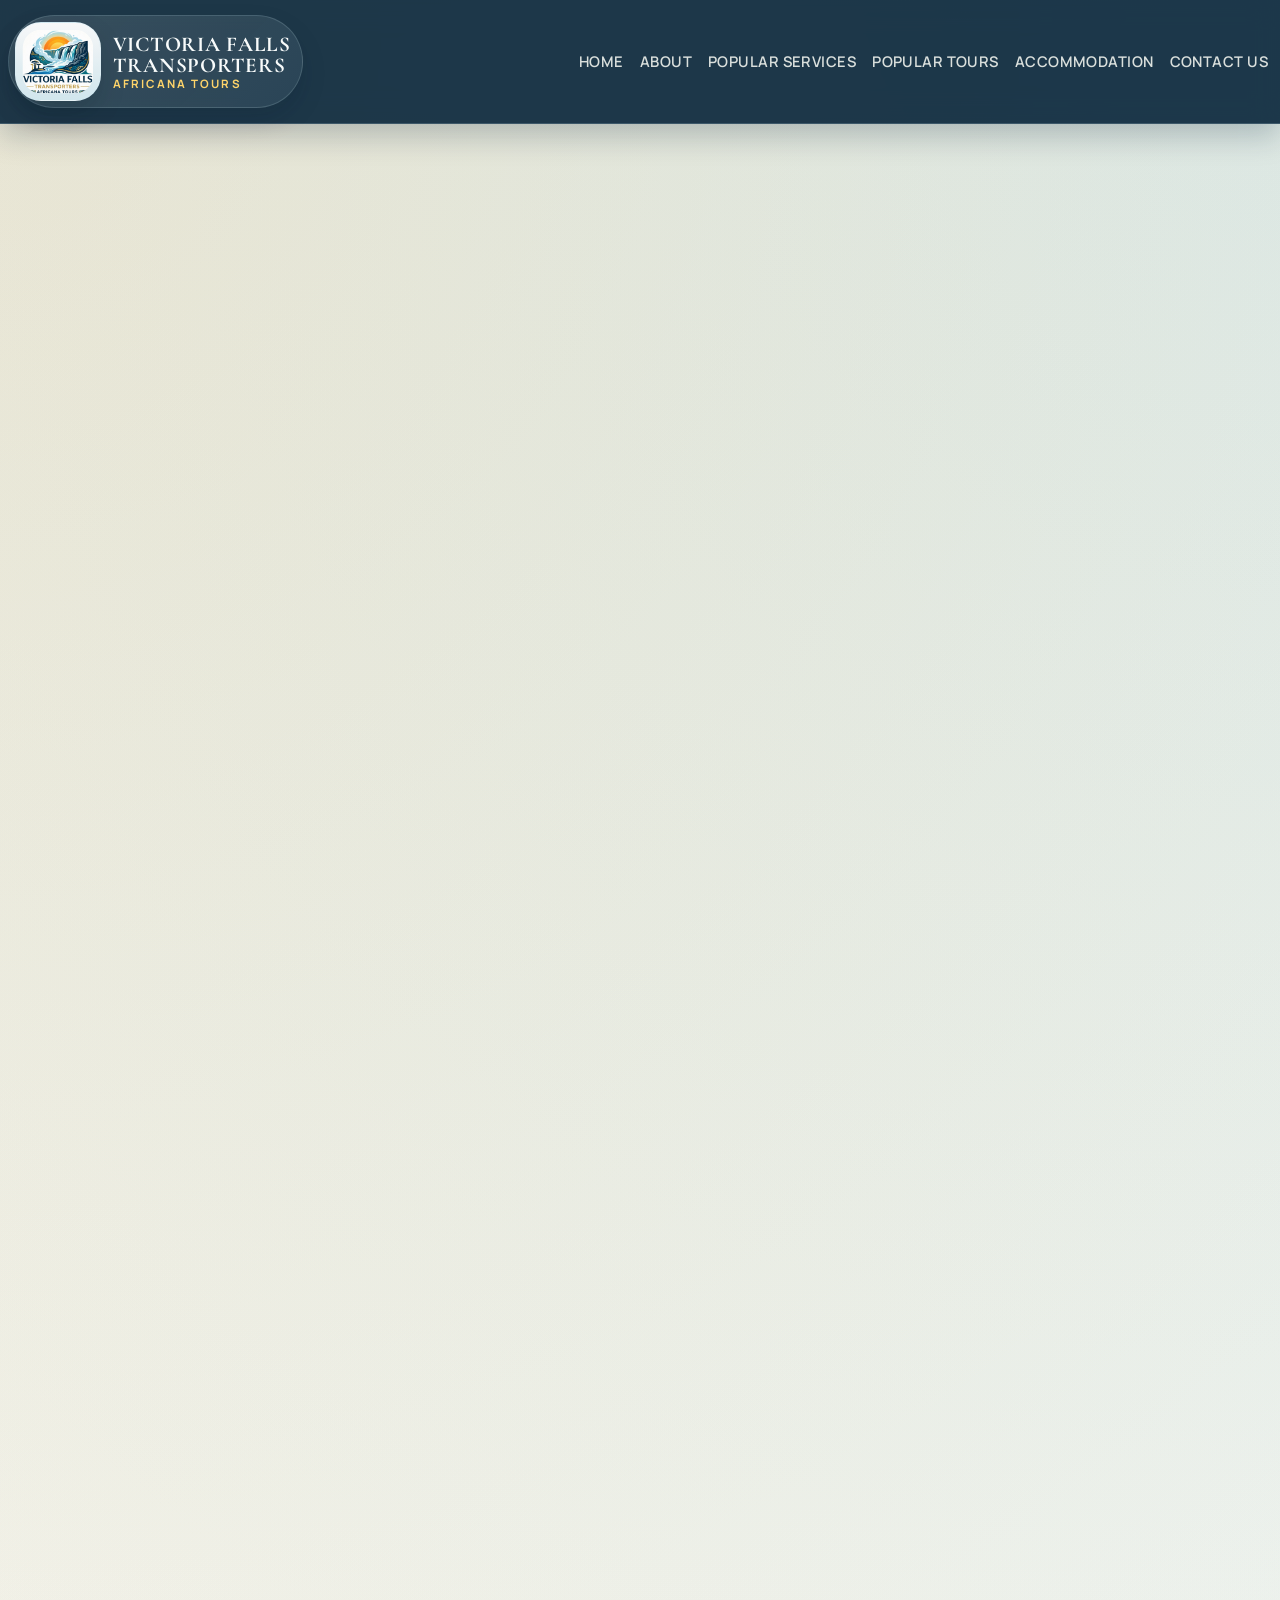
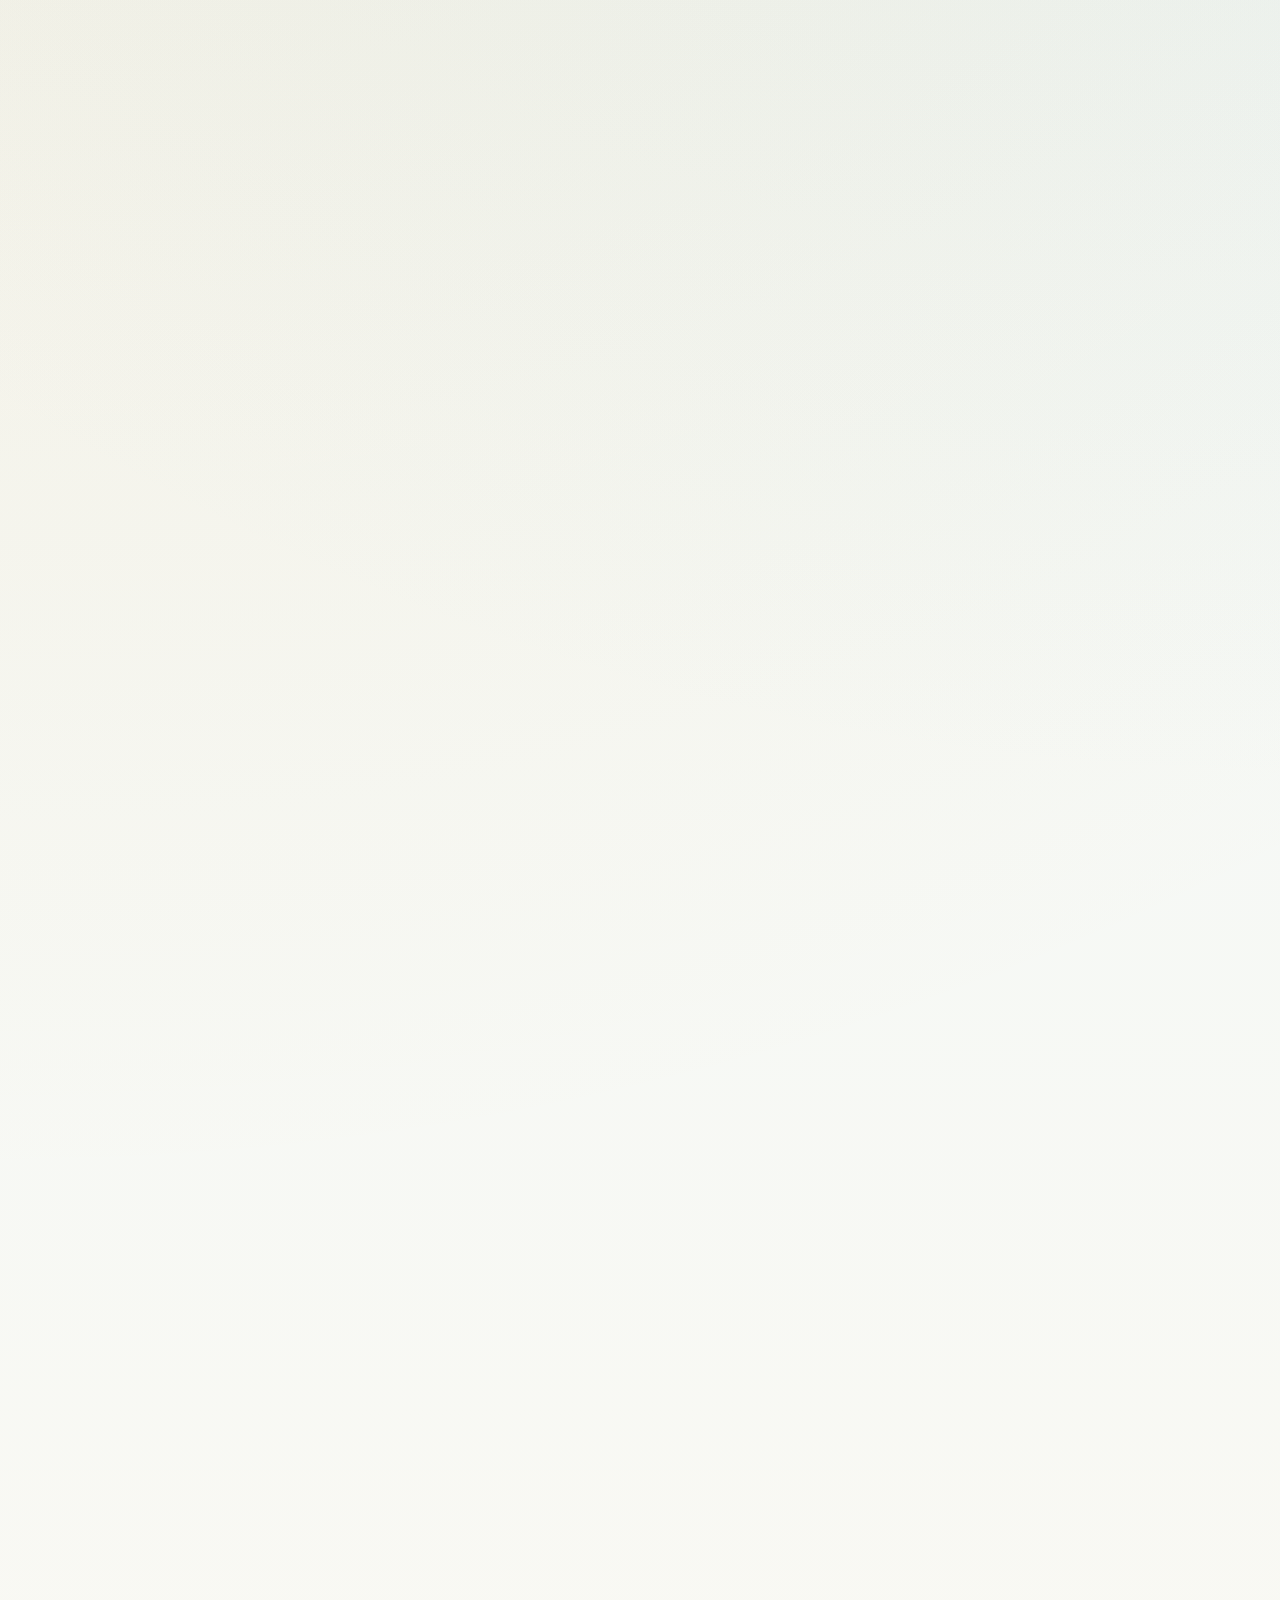
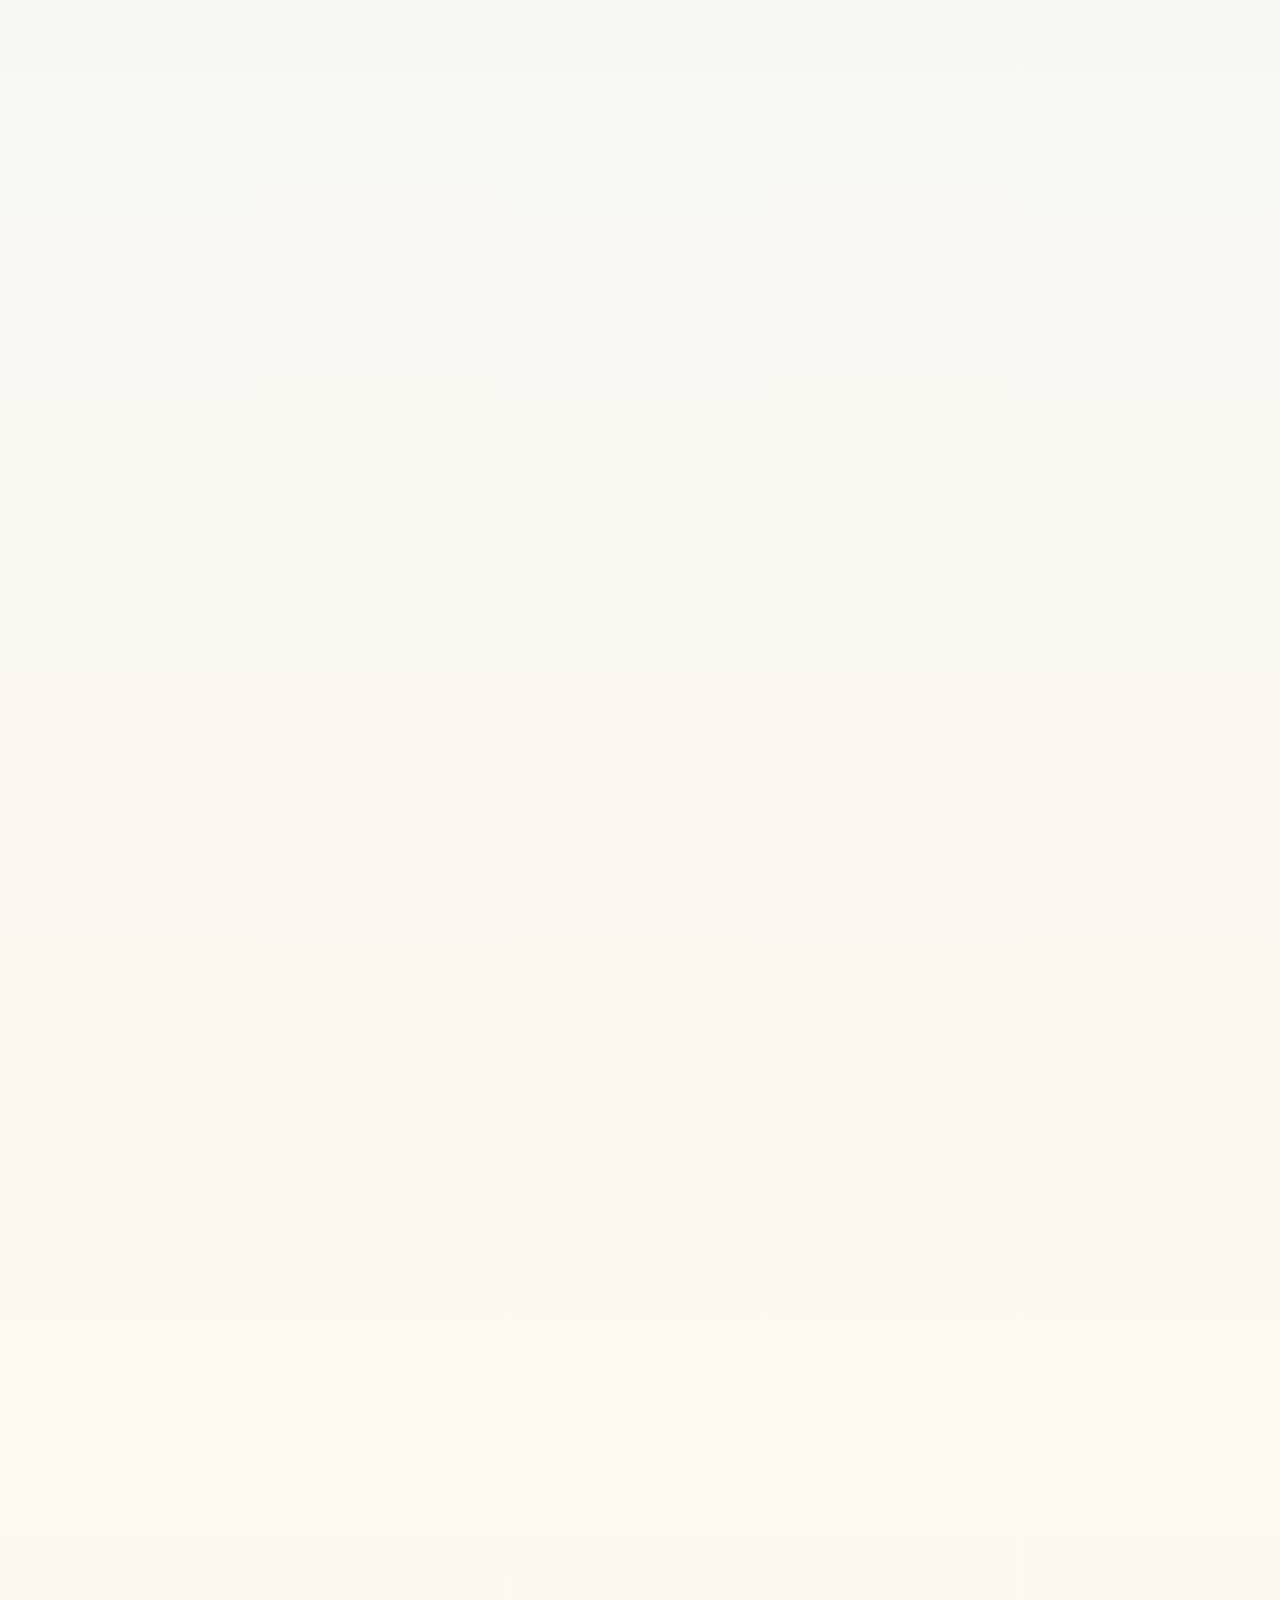
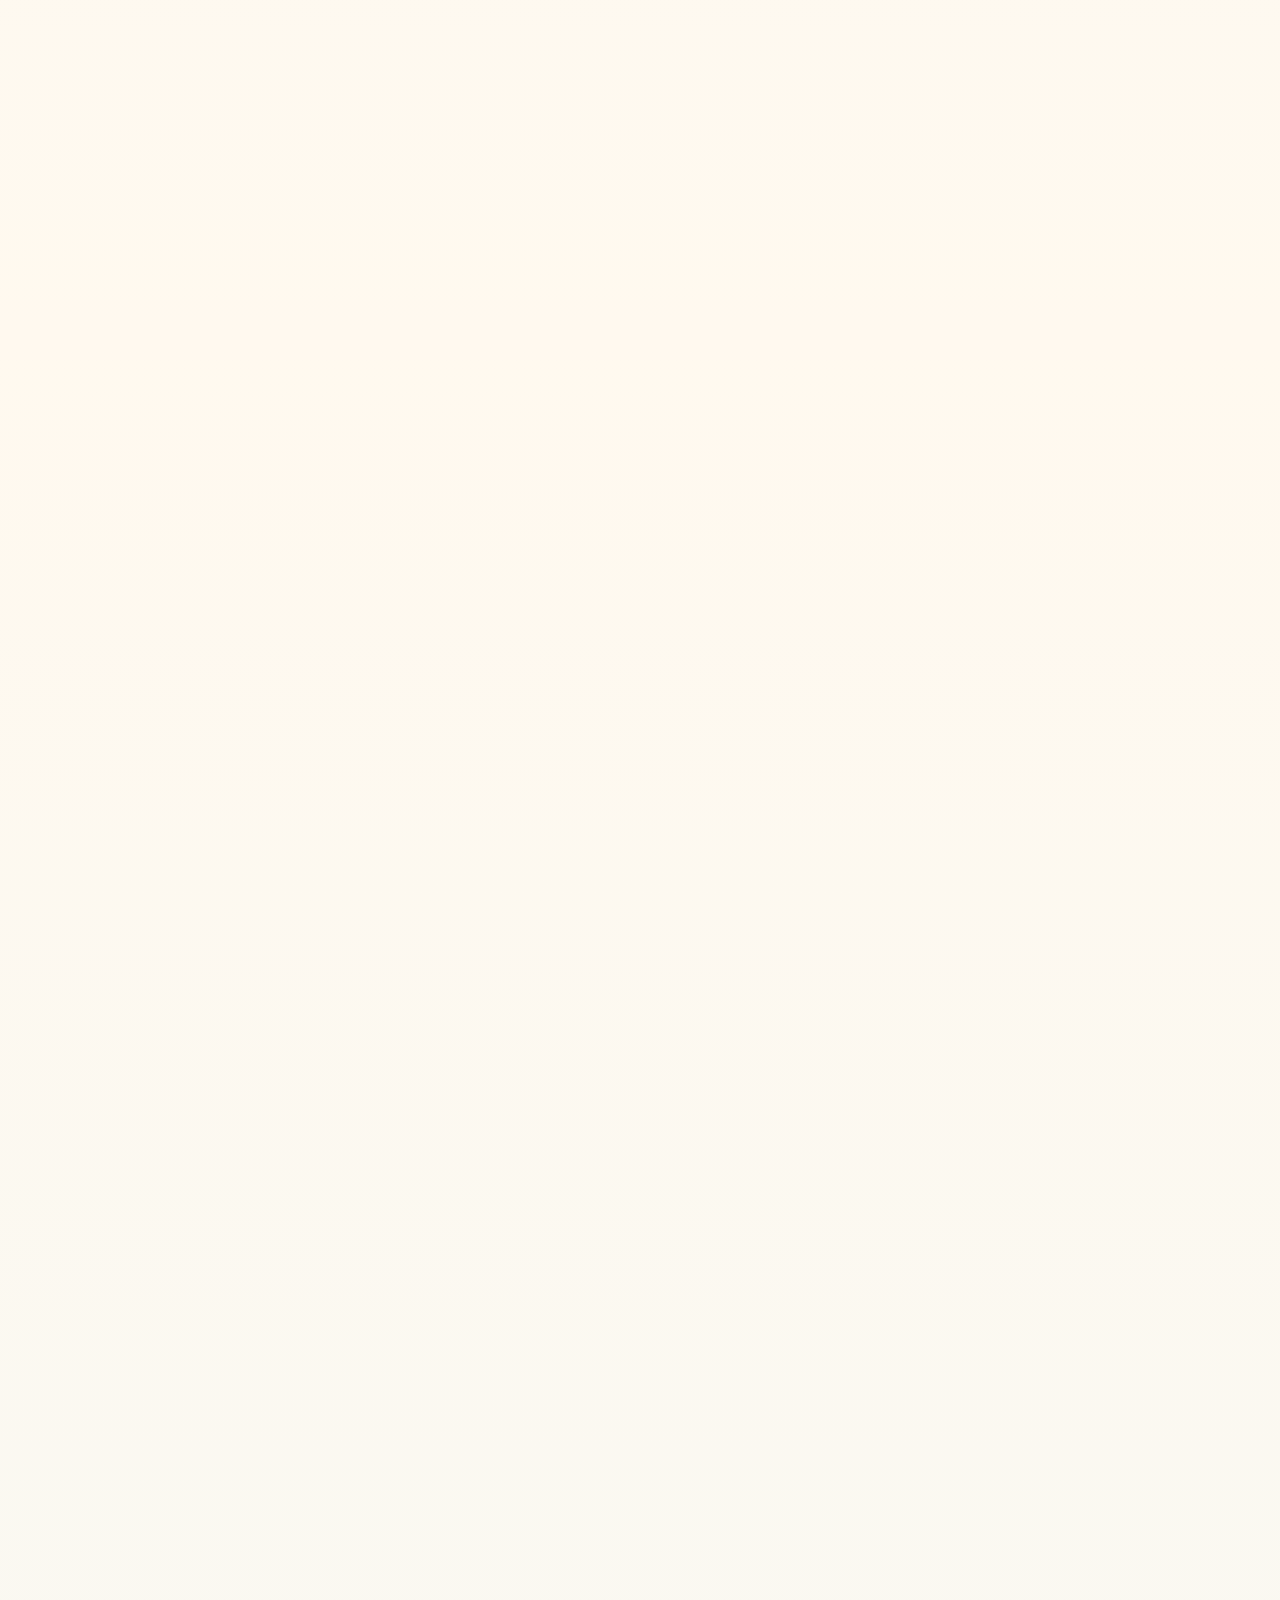
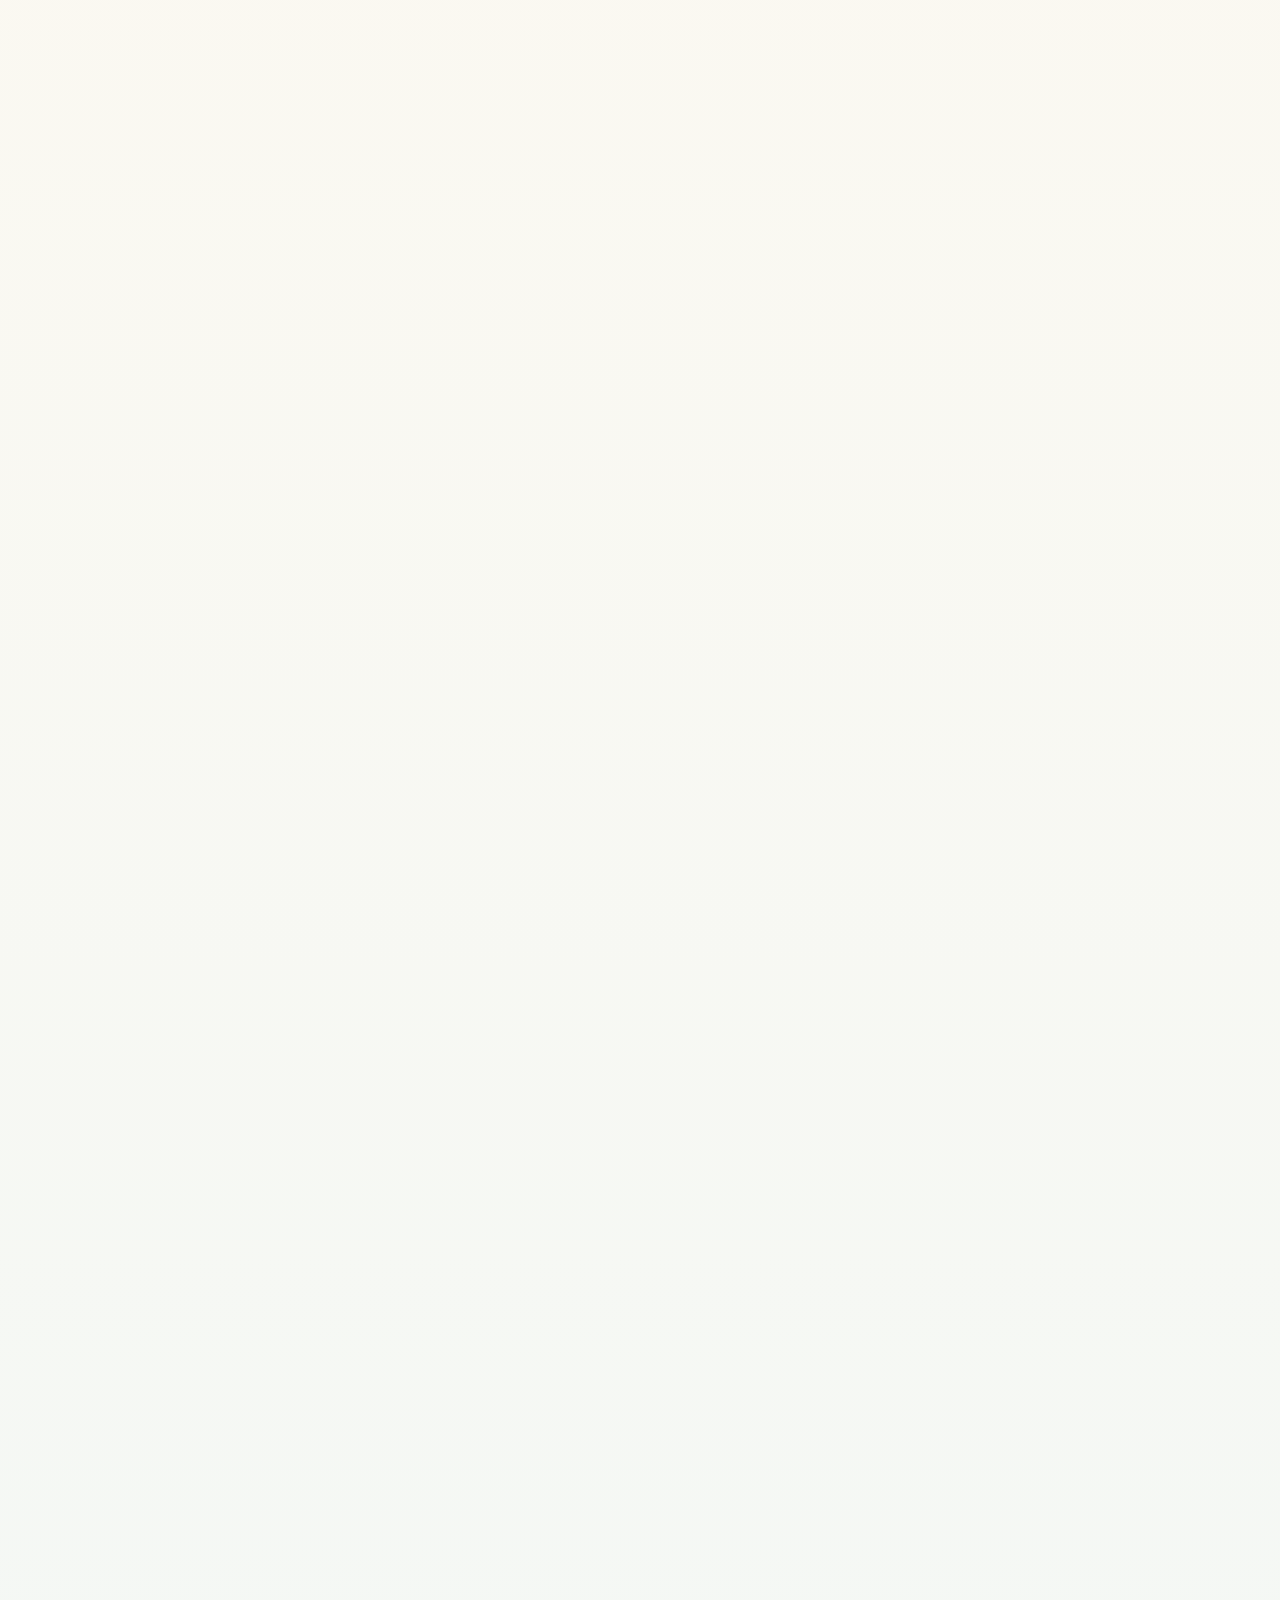
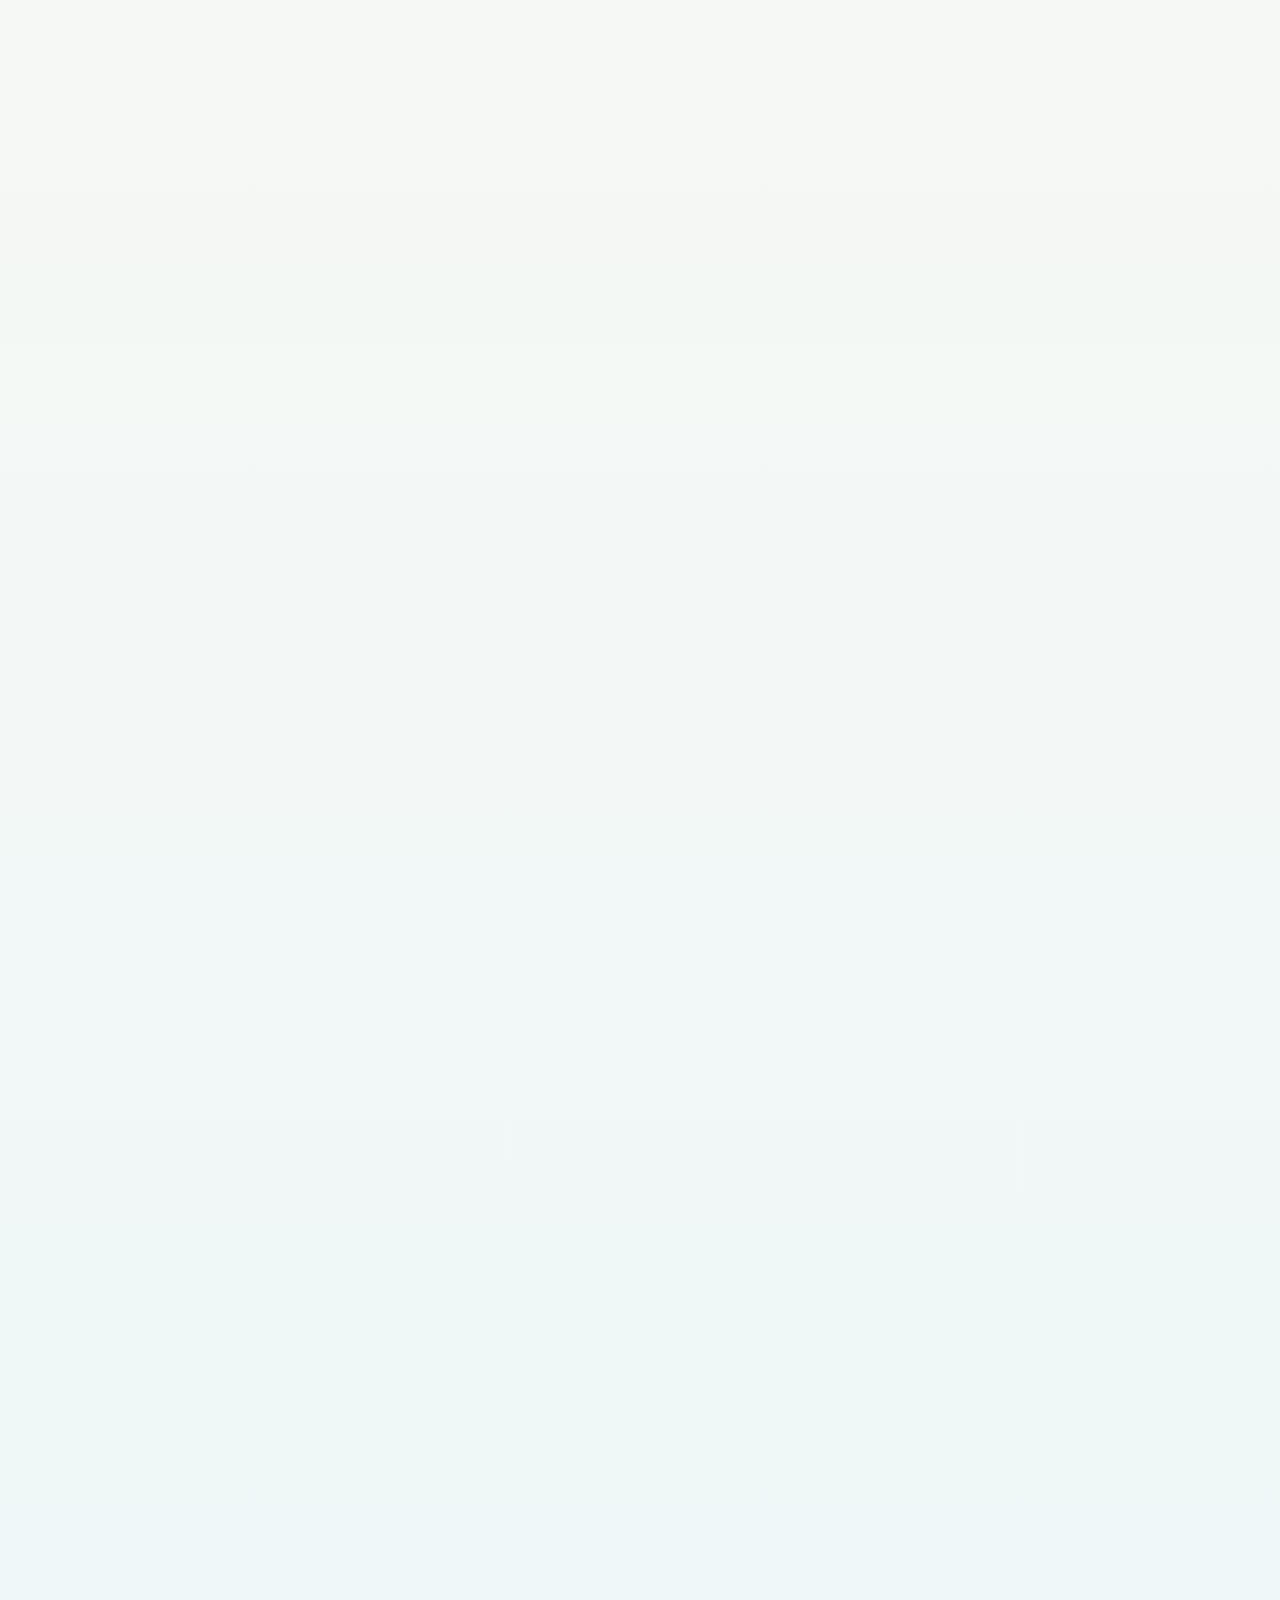
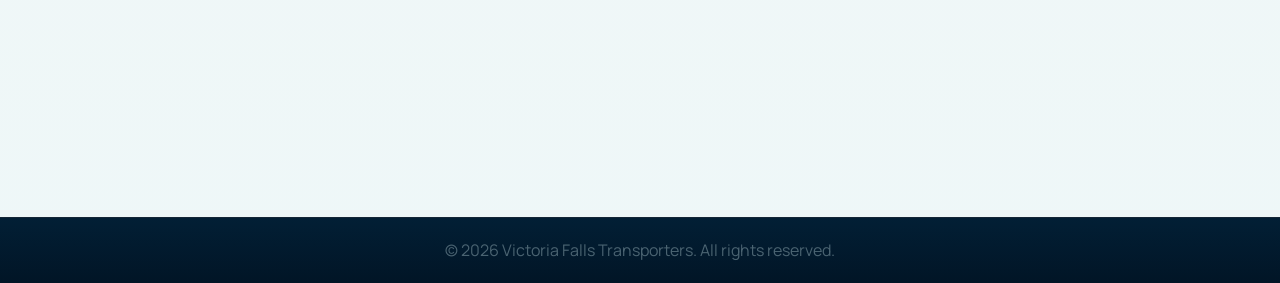
<file: Index.html>
<!DOCTYPE html>
<html lang="en">
<head>
    <meta charset="UTF-8">
    <meta name="viewport" content="width=device-width, initial-scale=1.0">
    <title>Victoria Falls Transporters - Premier Tourism Transportation</title>
    <meta name="description" content="Book reliable transport services in Victoria Falls. Airport transfers, city rides, and tour transport available online.">
    <!-- Favicon -->
<link rel="icon" type="image/png" sizes="32x32" href="/favicon.png">
<link rel="icon" type="image/png" sizes="192x192" href="/favicon.png">
<link rel="apple-touch-icon" sizes="180x180" href="/favicon.png">
<meta name="theme-color" content="#0b3d2e">

<!-- Browser tab favicon -->
<link rel="icon" href="/favicon.png" type="image/png">
<link rel="shortcut icon" href="/favicon.png" type="image/png">
<link rel="apple-touch-icon" href="/favicon.png">

<title>Victoria Falls Transporters | Online Booking</title>

<meta name="description" content="Book reliable transport services in Victoria Falls. Airport transfers, city rides, and tour transport available online.">

<meta name="keywords" content="Victoria Falls Transporters Africana Tours, shuttle booking, airport transfer Victoria Falls">

<meta name="viewport" content="width=device-width, initial-scale=1">

    <link rel="preconnect" href="https://fonts.googleapis.com">
    <link rel="preconnect" href="https://fonts.gstatic.com" crossorigin>
    <link href="https://fonts.googleapis.com/css2?family=Cormorant+Garamond:wght@500;600;700&family=Manrope:wght@400;500;600;700&display=swap" rel="stylesheet">
    <link rel="stylesheet" href="css/style.css">

    <script type="application/ld+json">
{
  "@context": "https://schema.org",
  "@type": "WebSite",
  "name": "Victoria Falls Transporters",
  "url": "https://victoriafalls-transporters.netlify.app/"
}
</script>

</head>
<body>
    <header>
        <nav>
            <div class="logo">
                <a href="#home" aria-label="Victoria Falls Transporters home">
                    <img src="images/logo.png" alt="Victoria Falls Transporters Africana Tours logo">
                    <span class="logo-text">
                        <span class="logo-title">Victoria Falls <br>Transporters</span>
                        <span class="logo-subtitle">Africana Tours</span>
                    </span>
                </a>
            </div>
            <ul>
                <li><a href="#home">Home</a></li>
                <li><a href="#about">About</a></li>
                <li><a href="#popular-services">Popular Services</a></li>
                <li><a href="#tours">Popular Tours</a></li>
                <li><a href="#accommodation">Accommodation</a></li>
                <li><a href="#contact">Contact us</a></li>
            </ul>
        </nav>
    </header>

    <section id="home" class="hero">
        <div class="hero-content">
            <h1>Embark on the Adventure of a Lifetime at Victoria Falls!</h1>
            <p>Experience the thunderous roar, breathtaking views, and unparalleled excitement with our premium transportation services that make every moment unforgettable!</p>
            <a href="service.html" class="btn">Start Your Epic Journey Now!</a>
        </div>
       
    </section>

    <section id="about" class="about">
        <div class="container">
            <h2>About Us</h2>
            <p>At Victoria Falls Transporters, we're not just a transportation company – we're your passionate guides to the most spectacular natural wonder on Earth! With years of expertise and an unwavering commitment to safety and comfort, we turn your Victoria Falls dreams into reality. Join thousands of thrilled adventurers who've discovered why we're the top choice for exploring this majestic paradise!</p>
           
        </div>
    </section>

    <section id="services" class="services">
        <div class="container">
            <h2>Our Services</h2>
            <div class="service-grid">
                <div class="service-card">
                    <h3>Airport Transfers</h3>
                    <p>Seamlessly glide from the airport to your adventure! Our professional drivers ensure a stress-free start to your Victoria Falls journey, getting you to your destination refreshed and ready for excitement!</p>
                    <img src="images/airport-transfer.png" alt="Airport Transfer Service Image">
                </div>
                <div class="service-card">
                    <h3>Tour Services</h3>
                    <p>Join the fun on our luxurious tours! Connect with fellow adventurers while comfortably exploring Victoria Falls and its surroundings – where every mile brings new wonders!</p>
                    <img src="images/tour-bus.jpg.png" alt="Tour Bus Service Image">
                </div>
                <div class="service-card">
                    <h3>Private Charters</h3>
                    <p>Elevate your experience with our exclusive private charters! Tailored just for you, these VIP transports offer the ultimate in privacy, luxury, and personalized adventure planning!</p>
                    <img src="images/private-charter.jpg.png" alt="Private Charter Service Image">
                </div>
            </div>
        </div>
    </section>

    <section id="popular-services" class="popular-services">
        <div class="container">
            <h2>Popular Services</h2>
            <div class="service-grid">
                <div class="service-card">
                    <h3>Sunset Cruise</h3>
                    <p>Our most booked adventure! Glide along the Zambezi River at dusk, witnessing breathtaking sunsets and wildlife – a romantic, unforgettable experience that's always in high demand!</p>
                    <img src="images/sunset cruise.png" alt="Sunset Cruise">
                </div>
                <div class="service-card">
                    <h3>Bungee Jumping</h3>
                    <p>Adrenaline seekers flock here! Plunge 111 meters into the abyss of the Victoria Falls gorge – the ultimate thrill that's consistently our top-booked extreme activity!</p>
                    <img src="images/bungee junping.png" alt="Bungee Jumping">
                </div>
                <div class="service-card">
                    <h3>Game Drive</h3>
                    <p>Wildlife enthusiasts' favorite! Explore Chobe National Park in our safari vehicles, spotting elephants and lions – a highly popular, immersive safari experience that's always fully booked!</p>
                    <img src="images/game drive.png" alt="Game Drive">
                </div>
                <div class="service-card">
                    <h3>Rafting</h3>
                    <p>The river's wildest ride! Navigate Class 5 rapids through the Batoka Gorge – our most thrilling and frequently booked white-water adventure that leaves adventurers craving more!</p>
                    <img src="images/rafting.png" alt="Rafting">
                </div>
                <div class="service-card">
                    <h3>Quad Biking</h3>
                    <p>One of our most exciting land adventures! Ride powerful quad bikes across rugged trails and scenic bush paths around Victoria Falls for a fast-paced experience packed with fun and dust-kicking action.</p>
                    <img src="images/quad bike.png" alt="Quad Biking">
                </div>
                <div class="service-card">
                    <h3>Zipline</h3>
                    <p>Soar high above the gorge on an unforgettable zipline ride! This crowd favorite gives you sweeping views, a rush of adrenaline, and a unique way to experience the dramatic beauty of Victoria Falls.</p>
                    <img src="images/zipline.png" alt="Zipline">
                </div>
            </div>
            <div class="service-card service-card--feature game-drive-feature" style="margin-top: 40px;">
                    <div class="game-drive-copy">
                        <h3>Game Drive Safari</h3>
                        <p>Our Game Drive is for guests who want the bush to reveal itself the way it truly does: patiently, powerfully, and on nature's own terms. Guided through wildlife areas with time to watch, listen, and track movement, you have a real chance to encounter elephants, lions, cheetahs, antelope, and other remarkable animals in their natural habitat. No honest safari can promise the same sighting on every outing, but that is exactly what makes this experience so compelling; every fresh track, distant call, and sudden appearance feels authentic, unforgettable, and deeply connected to the wild landscape around Victoria Falls.</p>
                    </div>
                    <div class="game-drive-gallery" aria-label="Wildlife highlights from a game drive safari">
                        <img src="images/elephants.png" alt="Elephants during a game drive safari">
                        <img src="images/lion.png" alt="Lion during a game drive safari">
                        <img src="images/cheetah.png" alt="Cheetah during a game drive safari">
                    </div>
                </div>
            <div class="book-services">
                <a href="service.html" class="btn">Book Services</a>
            </div>
        </div>
    </section>

    <section id="tours" class="tours">
        <div class="container">
            <h2>Popular Tours</h2>
            <div class="tour-grid">
                <div class="tour-card">
                    <h3>Victoria Falls Adventure</h3>
                    <p>Dive into the heart-pounding thrill of the world's largest waterfall! Feel the mist on your skin, hear the earth-shaking roar, and witness nature's most spectacular show – an adventure that will forever change how you see the world!</p>
                    <img src="images/victoria-falls-tour.png" alt="Victoria Falls Tour Image">
                </div>
                <div class="tour-card">
                    <h3>Wildlife Safari</h3>
                    <p>Thrill in the wild embrace of Africa's untamed beauty! Encounter majestic elephants, graceful giraffes, and powerful lions in their natural habitat – a safari experience that awakens your sense of wonder and connects you to the raw power of nature!</p>
                    <img src="images/wildlife-safari.png" alt="Wildlife Safari Tour Image">
                </div>
                <div class="tour-card">
                    <h3>Cultural Experiences</h3>
                    <p>Immerse your soul in the vibrant heartbeat of local traditions! Discover ancient customs, savor authentic flavors, and connect with warm-hearted communities – a cultural journey that enriches your spirit and broadens your horizons!</p>
                    <img src="images/cultural-experience.png" alt="Cultural Experience Tour Image">
                </div>
            </div>
        </div>
    </section>

    <section id="memories" class="gallery">
        <div class="container">
            <h2>Memories to Expect</h2>
            <div class="memories-layout">
                <div class="memories-copy">
                    <h3>More than a trip, this is a collection of moments you will carry home.</h3>
                    <p>From the first glimpse of the mist rising over Victoria Falls to the laughter shared on the road, every tour is designed to leave you with stories worth retelling. These are the kind of memories that stay vivid long after the journey ends.</p>
                    <p>Expect heart-racing adventure, peaceful scenic pauses, and beautiful surprises around every corner. Whether you are chasing the thrill of the gorge or soaking in the magic of an African sunset, each experience invites curiosity, wonder, and a deeper connection to the destination.</p>
                    <div class="memories-highlights">
                        <p>Feel the excitement of discovering something extraordinary.</p>
                        <p>Capture breathtaking views, bold adventures, and unforgettable smiles.</p>
                        <p>Leave with moments that inspire you to return for even more.</p>
                    </div>
                </div>
                <div class="memories-images">
                    <div class="memory-card">
                        <img src="images/memory 1.png" alt="Travel memories near Victoria Falls">
                    </div>
                    <div class="memory-card">
                        <img src="images/memory 2.png" alt="Adventure memories from a Victoria Falls tour">
                    </div>
                    <div class="memory-card">
                        <img src="images/memory 3.png" alt="Scenic tour memories created at Victoria Falls">
                    </div>
                    <div class="memory-card">
                        <img src="images/memory 4.png" alt="Unforgettable moments captured during a Victoria Falls experience">
                    </div>
                </div>
            </div>
        </div>
    </section>

    <section id="accommodation" class="accommodation">
        <div class="container">
            <div class="section-heading centered">
                <p class="eyebrow">Accommodation</p>
                <h2>Stay in comfort after every unforgettable adventure.</h2>
            </div>
            <div class="accommodation-intro">
                <p>Choose from our ready-to-enquire room collection, from easy and elegant stays to the highest level of private luxury. Each room option is ideal for guests who want comfort, style, and a smooth Victoria Falls experience from arrival to checkout.</p>
                <a href="accommodation-enquiry.html" class="btn">Plan Your Stay</a>
            </div>
            <div class="room-grid">
                <article class="room-card">
                    <div class="room-image-wrap">
                        <img src="images/standard room.png" alt="Standard room accommodation">
                        <span class="room-badge">Best for relaxed essentials</span>
                    </div>
                    <div class="room-content">
                        <h3>Standard Room</h3>
                        <p>A warm, welcoming room for solo travellers and couples who want a clean, comfortable base close to the action. It is simple, restful, and ideal for short to mid-length stays.</p>
                        <ul class="room-features">
                            <li>Comfortable sleeping space with modern finishes</li>
                            <li>Private bathroom and daily housekeeping</li>
                            <li>Perfect for practical, value-focused travellers</li>
                        </ul>
                        <a href="accommodation-enquiry.html?room=Standard%20Room" class="btn room-btn">Enquire About Room</a>
                    </div>
                </article>
                <article class="room-card">
                    <div class="room-image-wrap">
                        <img src="images/deluxe room.png" alt="Deluxe room accommodation">
                        <span class="room-badge">Extra space and style</span>
                    </div>
                    <div class="room-content">
                        <h3>Deluxe Room</h3>
                        <p>Designed for guests who want more room to unwind, the Deluxe Room adds a touch of elegance and upgraded comfort to your stay while keeping everything effortless and inviting.</p>
                        <ul class="room-features">
                            <li>Enhanced interior space for a more open feel</li>
                            <li>Refined decor for a polished stay experience</li>
                            <li>Great for couples, leisure stays, and special weekends</li>
                        </ul>
                        <a href="accommodation-enquiry.html?room=Deluxe%20Room" class="btn room-btn">Enquire About Room</a>
                    </div>
                </article>
                <article class="room-card">
                    <div class="room-image-wrap">
                        <img src="images/exercutive room.png" alt="Executive room accommodation">
                        <span class="room-badge">Premium comfort for longer stays</span>
                    </div>
                    <div class="room-content">
                        <h3>Executive Room</h3>
                        <p>Built for travellers who appreciate elevated comfort, the Executive Room offers a more premium atmosphere for business trips, extended visits, and guests who like to settle in well.</p>
                        <ul class="room-features">
                            <li>Spacious setup with a more elevated feel</li>
                            <li>Ideal for professionals and longer bookings</li>
                            <li>Balanced comfort, privacy, and convenience</li>
                        </ul>
                        <a href="accommodation-enquiry.html?room=Executive%20Room" class="btn room-btn">Enquire About Room</a>
                    </div>
                </article>
                <article class="room-card">
                    <div class="room-image-wrap">
                        <img src="images/Presidential-Suite.jpg" alt="Presidential suite accommodation">
                        <span class="room-badge">Signature luxury stay</span>
                    </div>
                    <div class="room-content">
                        <h3>Presidential Suite</h3>
                        <p>Our most exclusive accommodation option, the Presidential Suite is perfect for guests who want privacy, prestige, and a memorable luxury stay that feels truly exceptional from start to finish.</p>
                        <ul class="room-features">
                            <li>Top-tier suite experience with refined luxury</li>
                            <li>Excellent for VIP guests, honeymoons, and celebrations</li>
                            <li>A standout choice for unforgettable special stays</li>
                        </ul>
                        <a href="accommodation-enquiry.html?room=Presidential%20Suite" class="btn room-btn">Enquire About Room</a>
                    </div>
                </article>
            </div>
        </div>
    </section>

    <section id="team" class="team">
        <div class="container">
            <h2>Meet the Team </h2>
            <p>Our dedicated transport crew are experts in hospitality, safety, and unforgettable service. Get to know the people who make every journey exceptional.</p>
            <div class="team-grid">
                <div class="team-card">
                    <img src="images/fleet1.jpeg" alt="Team Member 1">
                
                </div>
                <div class="team-card">
                    <img src="images/fleet 2.png" alt="Team Member 2">
             
                </div>
                
                <div class="team-card">
                    <img src="images/fleet 4.png" alt="Team Member 4">
                  
                </div>
                <div class="team-card">
                    <img src="images/fleet 3.png" alt="Team Member 3">
                
                </div>
            </div>
        </div>
    </section>

    <section id="testimonials" class="testimonials content-section">
        <div class="container">
            <div class="section-heading centered">
                <p class="eyebrow">Testimonials</p>
                <h2>What guests remember most.</h2>
            </div>
            <div class="testimonial-grid">
                <article class="testimonial">
                    <p>"We had a wonderful experience with Emanuel. Emanuel's car was perfect for our party of 4. He drove us for 2 days while in Victoria Falls, taking us to the border for our bungee jumping excursion, recommending a wonderful place for lunch, The Lookout Cafe, and driving us to the airport on time for our departure. Emanuel's prices are very reasonable and we enjoyed our time with him. Highly recommend."</p>
                    <cite>Karen McElvaney</cite>
                </article>
                <article class="testimonial">
                    <p>"We had a wonderful experience with Emmanuel when we visited Victoria Falls with my family. He drove us for 3 days while we were in the city and took us from the airport to our booked area. He recommended wonderful places to visit such as The Lookout Cafe. His service is excellent, his prices are very reasonable, and I would gladly recommend him to other friends and family members because of his exquisite service."</p>
                    <cite>Mongiwa Pamela Moyo</cite>
                </article>
                <article class="testimonial">
                    <p>"We had a wonderful experience with Mr Sadya while traveling as two couples around Victoria Falls. The vehicle was very comfortable, the prices were affordable, and Mr Sadya was patient and friendly throughout. We truly enjoyed all our rides with him."</p>
                    <cite>Delight Chamisa</cite>
                </article>
            </div>
        </div>
    </section>

    <section id="contact" class="contact">
        <div class="container">
            <div class="contact-layout">
                <div class="contact-copy">
                    <p class="eyebrow">Plan Your Journey</p>
                    <h2>Let us turn your Victoria Falls dream into a smooth, unforgettable adventure.</h2>
                    <p>From airport pickup to thrilling day trips and relaxing scenic escapes, we are ready to help you build an experience that feels effortless from start to finish.</p>
                    <div class="contact-highlights">
                        <p>Fast replies and friendly trip guidance.</p>
                        <p>Comfortable transport for couples, families, and groups.</p>
                        <p>Trusted local support for memorable experiences.</p>
                    </div>
                    <div class="contact-info">
                        <div class="info-card">
                            <h3>Call Us</h3>
                            <p>+263 777 048 193</p>
                            <p>+263 712 597 715</p>
                        </div>
                        <div class="info-card">
                            <h3>Email Us</h3>
                            <p>info.victoriafallstransporters@gmail.com</p><br>
                            <p><a href="mailto:info@victoriafallstransporters.co.zw">info@victoriafallstransporters.co.zw</a></p>
                        </div>
                        <div class="info-card">
                            <h3>Find Us</h3>
                            <p>
                                STD 879 AERODROME <br>
                                VICTORIA FALLS <br>
                                ZIMBABWE
                            </p>
                        </div>
                    </div>
                </div>
            </div>
        </div>
    </section>

    <footer>
        <p>&copy; 2023 Victoria Falls Transporters. All rights reserved.</p>
    </footer>

    <script src="js/script.js"></script>
</body>
</html>
</file>
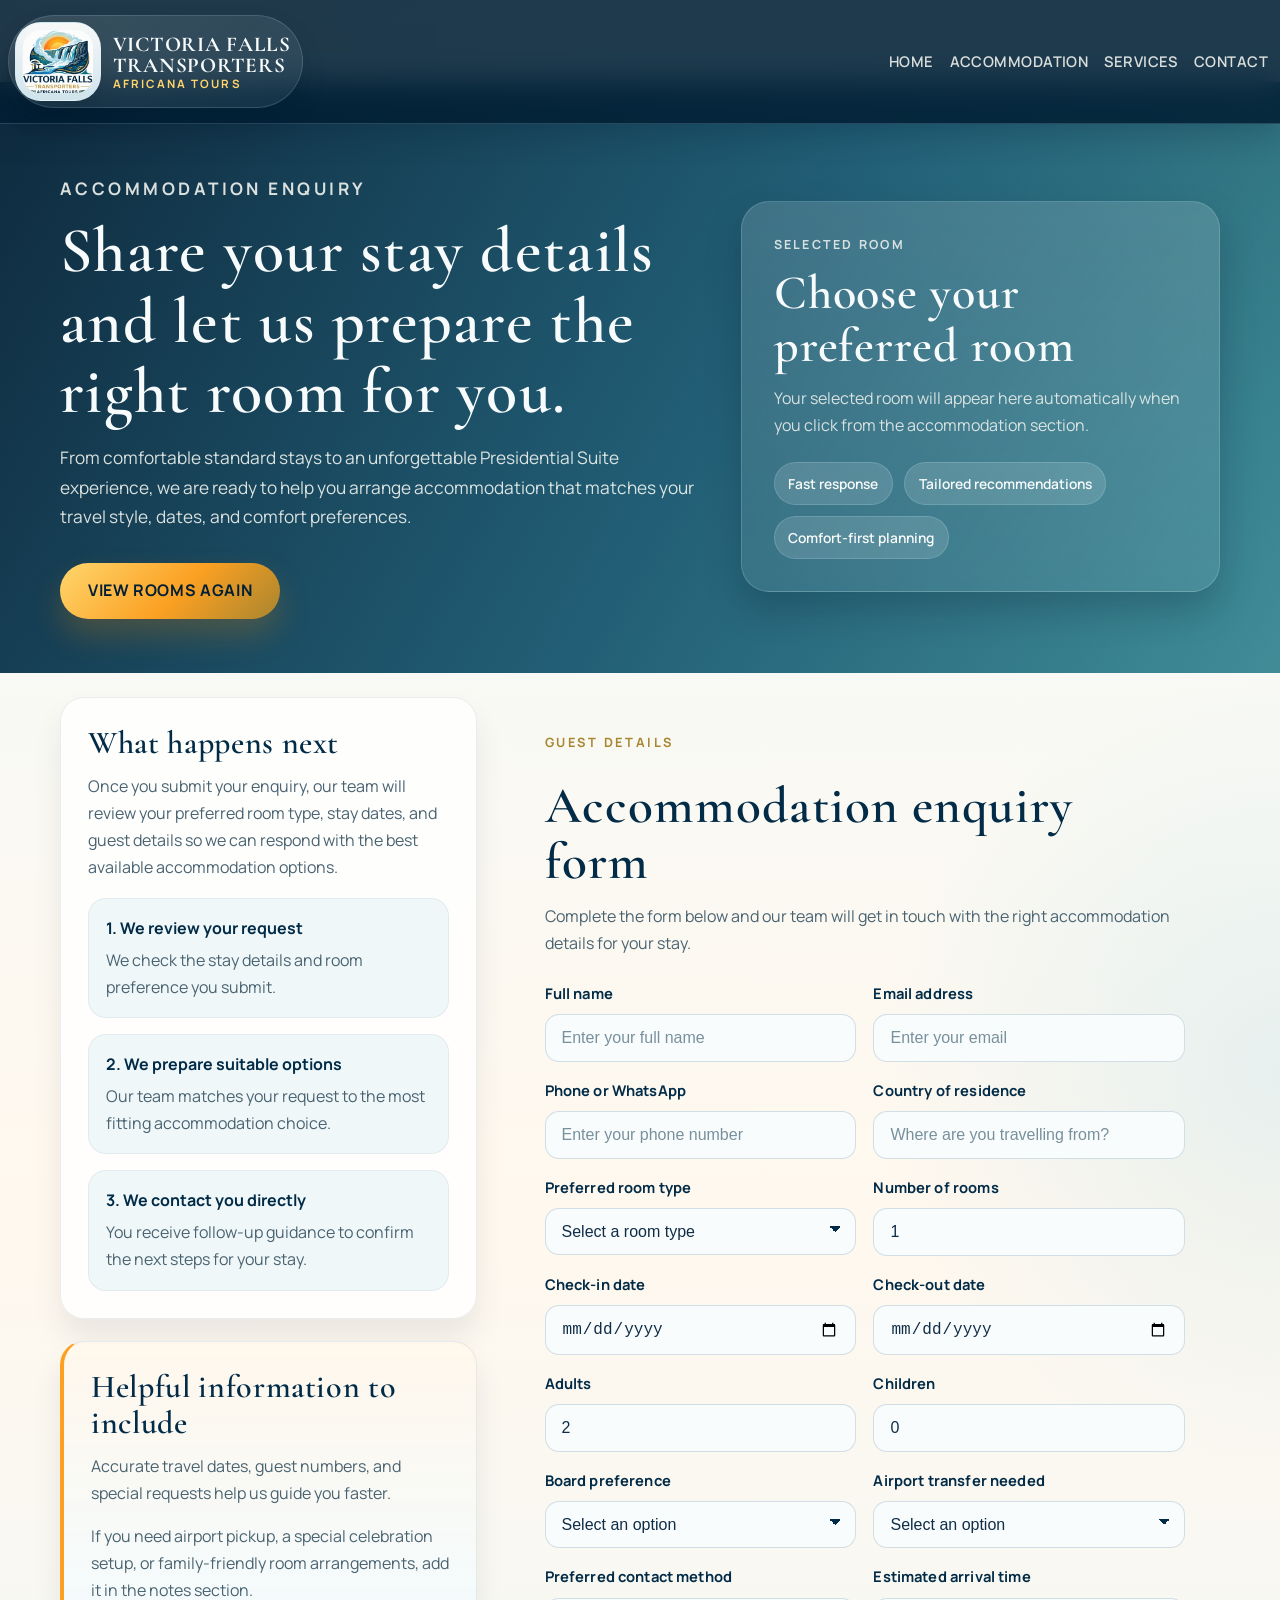
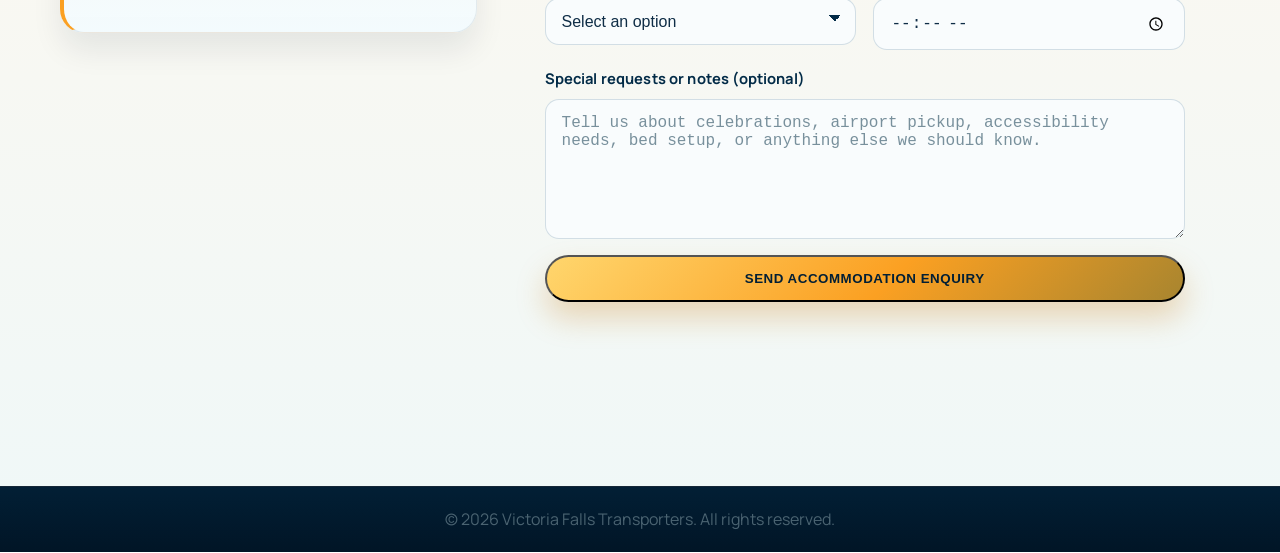
<file: accommodation-enquiry.html>
<!DOCTYPE html>
<html lang="en">
<head>
    <meta charset="UTF-8">
    <meta name="viewport" content="width=device-width, initial-scale=1.0">
    <title>Accommodation Enquiry | Victoria Falls Transporters</title>
    <link rel="preconnect" href="https://fonts.googleapis.com">
    <link rel="preconnect" href="https://fonts.gstatic.com" crossorigin>
    <link href="https://fonts.googleapis.com/css2?family=Cormorant+Garamond:wght@500;600;700&family=Manrope:wght@400;500;600;700&display=swap" rel="stylesheet">
    
    <!-- Favicon -->
<link rel="icon" type="image/png" sizes="32x32" href="/favicon.png">
<link rel="icon" type="image/png" sizes="192x192" href="/favicon.png">
<link rel="apple-touch-icon" sizes="180x180" href="/favicon.png">
<meta name="theme-color" content="#0b3d2e">

<!-- Browser tab favicon -->
<link rel="icon" href="/favicon.png" type="image/png">
<link rel="shortcut icon" href="/favicon.png" type="image/png">
<link rel="apple-touch-icon" href="/favicon.png">


    <link rel="stylesheet" href="css/style.css">
</head>
<body class="enquiry-page">
    <header>
        <nav>
            <div class="logo">
                <a href="index.html#home" aria-label="Victoria Falls Transporters home">
                    <img src="images/logo.png" alt="Victoria Falls Transporters Africana Tours logo">
                    <span class="logo-text">
                        <span class="logo-title">Victoria Falls <br> Transporters</span>
                        <span class="logo-subtitle" style="align-items: center;">Africana Tours</span>
                    </span>
                </a>
            </div>
            <ul>
                <li><a href="index.html#home">Home</a></li>
                <li><a href="index.html#accommodation">Accommodation</a></li>
                <li><a href="index.html#popular-services">Services</a></li>
                <li><a href="index.html#contact">Contact</a></li>
            </ul>
        </nav>
    </header>

    <main>
        <section class="enquiry-hero">
            <div class="container">
                <div class="enquiry-hero-layout">
                    <div class="enquiry-hero-copy">
                        <p class="eyebrow">Accommodation Enquiry</p>
                        <h1>Share your stay details and let us prepare the right room for you.</h1>
                        <p>From comfortable standard stays to an unforgettable Presidential Suite experience, we are ready to help you arrange accommodation that matches your travel style, dates, and comfort preferences.</p>
                        <div class="enquiry-hero-actions">
                            <a href="index.html#accommodation" class="btn">View Rooms Again</a>
                        </div>
                    </div>
                    <aside class="enquiry-spotlight">
                        <p class="spotlight-label">Selected room</p>
                        <h2 data-selected-room>Choose your preferred room</h2>
                        <p>Your selected room will appear here automatically when you click from the accommodation section.</p>
                        <div class="spotlight-tags">
                            <span>Fast response</span>
                            <span>Tailored recommendations</span>
                            <span>Comfort-first planning</span>
                        </div>
                    </aside>
                </div>
            </div>
        </section>

        <section class="enquiry-form-section">
            <div class="container">
                <div class="enquiry-shell">
                    <div class="enquiry-aside">
                        <div class="enquiry-panel">
                            <h3>What happens next</h3>
                            <p>Once you submit your enquiry, our team will review your preferred room type, stay dates, and guest details so we can respond with the best available accommodation options.</p>
                            <div class="journey-steps">
                                <div class="journey-step">
                                    <strong>1. We review your request</strong>
                                    <p>We check the stay details and room preference you submit.</p>
                                </div>
                                <div class="journey-step">
                                    <strong>2. We prepare suitable options</strong>
                                    <p>Our team matches your request to the most fitting accommodation choice.</p>
                                </div>
                                <div class="journey-step">
                                    <strong>3. We contact you directly</strong>
                                    <p>You receive follow-up guidance to confirm the next steps for your stay.</p>
                                </div>
                            </div>
                        </div>
                        <div class="enquiry-panel enquiry-panel-accent">
                            <h3>Helpful information to include</h3>
                            <p>Accurate travel dates, guest numbers, and special requests help us guide you faster.</p>
                            <p>If you need airport pickup, a special celebration setup, or family-friendly room arrangements, add it in the notes section.</p>
                        </div>
                    </div>

                    <div class="enquiry-form-card enquiry-form-page-card">
                        <p class="eyebrow">Guest Details</p>
                        <h2>Accommodation enquiry form</h2>
                        <p>Complete the form below and our team will get in touch with the right accommodation details for your stay.</p>
                        <form id="enquiryForm" data-success-message="Thank you for your accommodation enquiry. Our team will contact you shortly with the next steps.">
                            <div class="form-grid">
                                <label class="field">       
                                    <span>Full name</span>
                                    <input type="text" name="full_name" placeholder="Enter your full name" required>
                                </label>
                                <label class="field">
                                    <span>Email address</span>
                                    <input type="email" name="email" placeholder="Enter your email" required>
                                </label>
                                <label class="field">
                                    <span>Phone or WhatsApp</span>
                                    <input type="tel" name="phone" placeholder="Enter your phone number" required>
                                </label>
                                <label class="field">
                                    <span>Country of residence</span>
                                    <input type="text" name="country" placeholder="Where are you travelling from?" required>
                                </label>
                                <label class="field">
                                    <span>Preferred room type</span>
                                    <select id="roomType" name="room_type" required>
                                        <option value="">Select a room type</option>
                                        <option value="Standard Room">Standard Room</option>
                                        <option value="Deluxe Room">Deluxe Room</option>
                                        <option value="Executive Room">Executive Room</option>
                                        <option value="Presidential Suite">Presidential Suite</option>
                                    </select>
                                </label>
                                <label class="field">
                                    <span>Number of rooms</span>
                                    <input type="number" name="rooms" min="1" value="1" required>
                                </label>
                                <label class="field">
                                    <span>Check-in date</span>
                                    <input type="date" id="checkInDate" name="check_in" required>
                                </label>
                                <label class="field">
                                    <span>Check-out date</span>
                                    <input type="date" id="checkOutDate" name="check_out" required>
                                </label>
                                <label class="field">
                                    <span>Adults</span>
                                    <input type="number" name="adults" min="1" value="2" required>
                                </label>
                                <label class="field">
                                    <span>Children</span>
                                    <input type="number" name="children" min="0" value="0">
                                </label>
                                <label class="field">
                                    <span>Board preference</span>
                                    <select name="board_preference" required>
                                        <option value="">Select an option</option>
                                        <option value="Room only">Room only</option>
                                        <option value="Bed and breakfast">Bed and breakfast</option>
                                        <option value="Half board">Half board</option>
                                        <option value="Full board">Full board</option>
                                    </select>
                                </label>
                                <label class="field">
                                    <span>Airport transfer needed</span>
                                    <select name="airport_transfer" required>
                                        <option value="">Select an option</option>
                                        <option value="Yes">Yes</option>
                                        <option value="No">No</option>
                                        <option value="Maybe">Maybe</option>
                                    </select>
                                </label>
                                <label class="field">
                                    <span>Preferred contact method</span>
                                    <select name="contact_method" required>
                                        <option value="">Select an option</option>
                                        <option value="Email">Email</option>
                                        <option value="Phone call">Phone call</option>
                                        <option value="WhatsApp">WhatsApp</option>
                                    </select>
                                </label>
                                <label class="field">
                                    <span>Estimated arrival time</span>
                                    <input type="time" name="arrival_time">
                                </label>
                                <label class="field field-full">
                                    <span>Special requests or notes (optional)</span>
                                    <textarea name="special_requests" placeholder="Tell us about celebrations, airport pickup, accessibility needs, bed setup, or anything else we should know."></textarea>
                                </label>
                            </div>
                            <button type="submit" class="btn">Send Accommodation Enquiry</button>
                            <p class="form-feedback" aria-live="polite"></p>
                        </form>
                    </div>
                </div>
            </div>
        </section>
    </main>

    <footer>
        <p>&copy; 2023 Victoria Falls Transporters. All rights reserved.</p>
    </footer>
<script src="js/script.js"></script>
<script src="js/enquiry.js"></script>

</body>
</html>
</file>
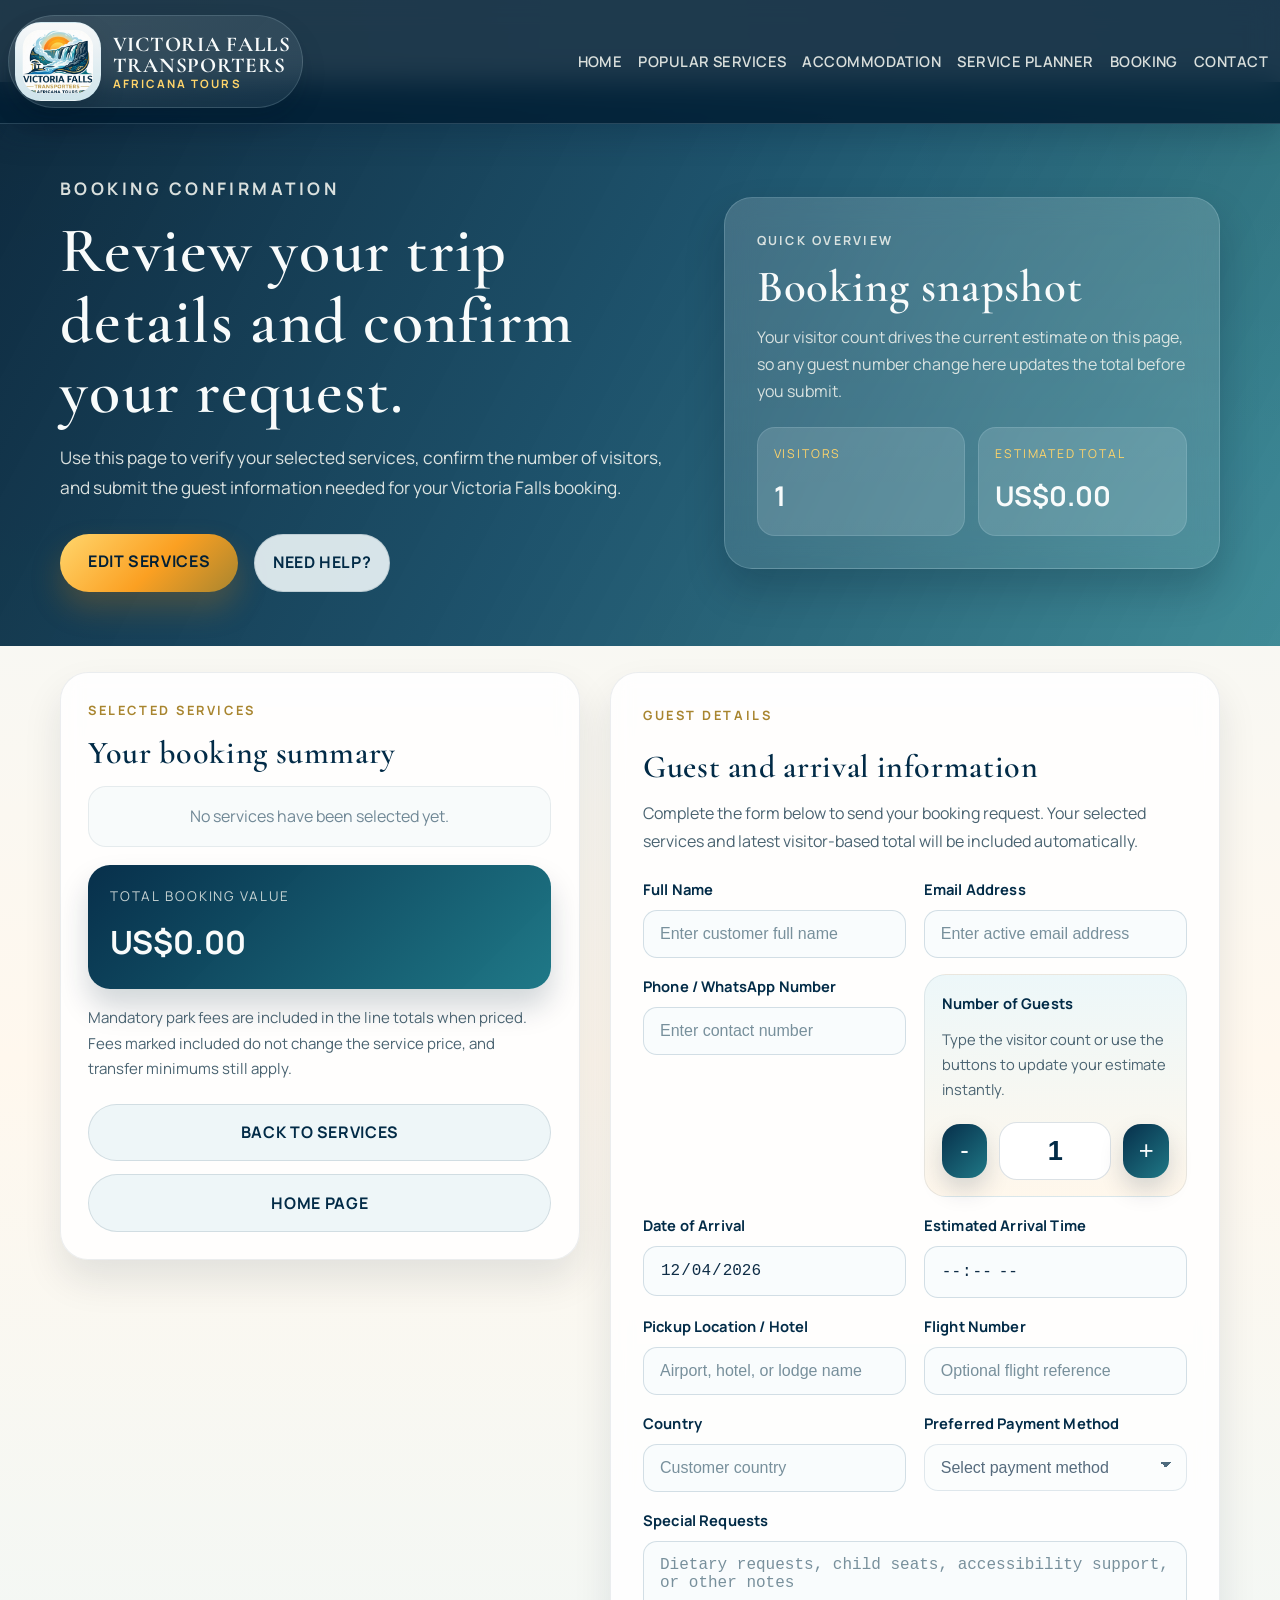
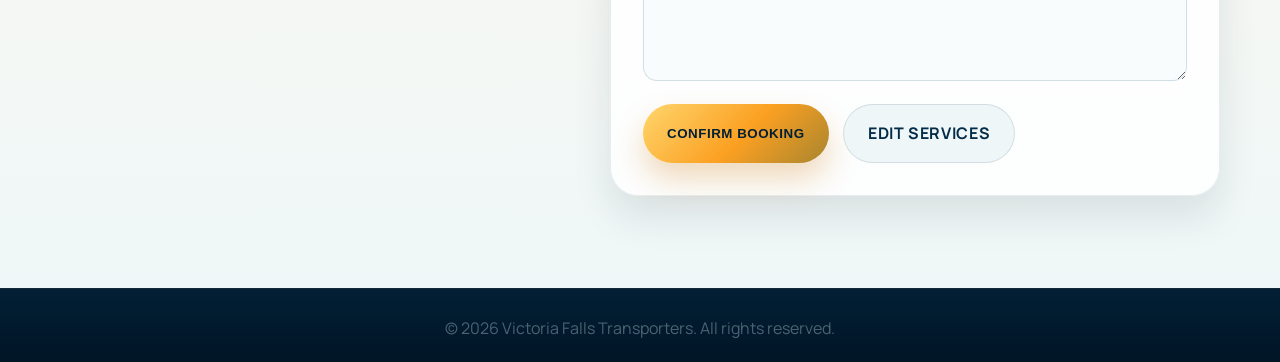
<file: booking-confirmation.html>
<!DOCTYPE html>
<html lang="en">
<head>
    <meta charset="UTF-8">
    <meta name="viewport" content="width=device-width, initial-scale=1.0">
    <title>Booking Confirmation | Victoria Falls Transporters</title>
    <link rel="preconnect" href="https://fonts.googleapis.com">
    <link rel="preconnect" href="https://fonts.gstatic.com" crossorigin>
    <link href="https://fonts.googleapis.com/css2?family=Cormorant+Garamond:wght@500;600;700&family=Manrope:wght@400;500;600;700&display=swap" rel="stylesheet">
    <link rel="stylesheet" href="css/style.css">
    
    <!-- Favicon -->
<link rel="icon" type="image/png" sizes="32x32" href="/favicon.png">
<link rel="icon" type="image/png" sizes="192x192" href="/favicon.png">
<link rel="apple-touch-icon" sizes="180x180" href="/favicon.png">
<meta name="theme-color" content="#0b3d2e">

<!-- Browser tab favicon -->
<link rel="icon" href="/favicon.png" type="image/png">
<link rel="shortcut icon" href="/favicon.png" type="image/png">
<link rel="apple-touch-icon" href="/favicon.png">


    <style>
        .booking-page {
            background:
                radial-gradient(circle at top left, rgba(251, 160, 34, 0.15), transparent 24%),
                radial-gradient(circle at top right, rgba(126, 201, 234, 0.2), transparent 24%),
                linear-gradient(180deg, #eef8fb 0%, #fff8ee 54%, #edf7f8 100%);
        }

        .booking-page section {
            opacity: 1;
            transform: none;
        }

        .confirmation-hero {
            margin-top: 82px;
            padding-bottom: 54px;
            background:
                linear-gradient(118deg, rgba(2, 31, 53, 0.95) 0%, rgba(6, 64, 92, 0.9) 48%, rgba(12, 109, 125, 0.78) 100%),
                radial-gradient(circle at top right, rgba(251, 160, 34, 0.24), transparent 28%);
            color: var(--mist-100);
        }

        .confirmation-hero-layout {
            display: grid;
            grid-template-columns: minmax(0, 1.12fr) minmax(320px, 0.88fr);
            gap: 2rem;
            align-items: center;
        }

        .confirmation-hero-copy h1 {
            font-size: clamp(3rem, 5vw, 4.8rem);
            color: var(--mist-100);
            margin-bottom: 1rem;
        }

        .confirmation-hero-copy p {
            color: rgba(245, 247, 241, 0.88);
            max-width: 640px;
            font-size: 1.08rem;
        }

        .hero-actions {
            display: flex;
            gap: 1rem;
            flex-wrap: wrap;
            margin-top: 2rem;
        }

        .hero-card {
            padding: 2rem;
            border-radius: 28px;
            background: linear-gradient(180deg, rgba(252, 254, 255, 0.16) 0%, rgba(255, 255, 255, 0.1) 100%);
            border: 1px solid rgba(205, 235, 246, 0.2);
            box-shadow: 0 20px 38px rgba(2, 20, 35, 0.22);
            backdrop-filter: blur(14px);
        }

        .hero-card h2 {
            text-align: left;
            color: var(--mist-100);
            font-size: clamp(2.1rem, 4vw, 2.8rem);
            margin-bottom: 0.7rem;
        }

        .hero-card p {
            color: rgba(245, 247, 241, 0.84);
        }

        .hero-metrics {
            display: grid;
            grid-template-columns: repeat(2, minmax(0, 1fr));
            gap: 0.8rem;
            margin-top: 1.35rem;
        }

        .hero-metric {
            padding: 1rem;
            border-radius: 18px;
            background: rgba(248, 251, 251, 0.14);
            border: 1px solid rgba(205, 235, 246, 0.16);
        }

        .hero-metric span {
            display: block;
            font-size: 0.76rem;
            letter-spacing: 0.15em;
            text-transform: uppercase;
            color: #ffd46a;
            margin-bottom: 0.5rem;
        }

        .hero-metric strong {
            font-size: 1.7rem;
            color: var(--mist-100);
        }

        .confirmation-shell {
            padding-top: 26px;
        }

        .confirmation-layout {
            display: grid;
            grid-template-columns: minmax(320px, 0.92fr) minmax(0, 1.08fr);
            gap: 1.9rem;
            align-items: start;
        }

        .summary-card,
        .form-card {
            background: rgba(255, 255, 255, 0.86);
            border: 1px solid rgba(2, 43, 71, 0.08);
            border-radius: 28px;
            box-shadow: 0 20px 38px rgba(2, 31, 53, 0.1);
            backdrop-filter: blur(10px);
        }

        .summary-card {
            position: sticky;
            top: 112px;
            padding: 1.7rem;
        }

        .summary-card h3,
        .form-card h3 {
            font-size: 2rem;
            color: var(--midnight-900);
            margin-bottom: 1rem;
        }

        .selected-list {
            list-style: none;
            display: grid;
            gap: 0.85rem;
            margin: 1rem 0 1.1rem;
        }

        .selected-item,
        .empty-state {
            padding: 1rem;
            border-radius: 18px;
            background: rgba(248, 251, 251, 0.98);
            border: 1px solid rgba(2, 43, 71, 0.08);
        }

        .empty-state {
            text-align: center;
            color: var(--text-500);
        }

        .selected-item-top,
        .selected-item-bottom {
            display: flex;
            align-items: center;
            justify-content: space-between;
            gap: 0.75rem;
        }

        .selected-item-top {
            margin-bottom: 0.35rem;
        }

        .selected-item strong {
            color: var(--midnight-900);
        }

        .selected-item-price {
            font-weight: 700;
            color: var(--teal-700);
            white-space: nowrap;
        }

        .selected-item-meta,
        .selected-item-total,
        .summary-note {
            color: var(--text-700);
            font-size: 0.94rem;
        }

        .total-box {
            padding: 1.25rem 1.35rem;
            border-radius: 22px;
            background: linear-gradient(135deg, rgba(2, 43, 71, 0.98) 0%, rgba(12, 109, 125, 0.92) 100%);
            color: var(--mist-100);
            box-shadow: 0 18px 30px rgba(2, 31, 53, 0.18);
        }

        .total-box p {
            color: rgba(245, 247, 241, 0.8);
            font-size: 0.84rem;
            letter-spacing: 0.14em;
            text-transform: uppercase;
            margin-bottom: 0.45rem;
        }

        .total-box strong {
            font-size: 2rem;
        }

        .summary-note {
            margin-top: 1rem;
            line-height: 1.7;
        }

        .summary-actions {
            display: grid;
            gap: 0.8rem;
            margin-top: 1.35rem;
        }

        .summary-link {
            display: inline-flex;
            align-items: center;
            justify-content: center;
            min-height: 52px;
            padding: 0.9rem 1.1rem;
            border-radius: 999px;
            border: 1px solid rgba(2, 43, 71, 0.12);
            background: rgba(237, 246, 248, 0.9);
            color: var(--midnight-900);
            text-decoration: none;
            font-weight: 700;
            text-transform: uppercase;
            letter-spacing: 0.04em;
        }

        .summary-link:hover,
        .summary-link:focus-visible {
            transform: translateY(-2px);
            box-shadow: 0 14px 24px rgba(2, 31, 53, 0.1);
        }

        .form-card {
            padding: 2rem;
        }

        .form-card > p {
            margin-bottom: 1.4rem;
        }

        .booking-form {
            display: grid;
            gap: 1rem;
        }

        .field-grid {
            display: grid;
            grid-template-columns: repeat(2, minmax(0, 1fr));
            gap: 1rem 1.1rem;
        }

        .field-shell {
            display: flex;
            flex-direction: column;
            gap: 0.5rem;
        }

        .field-shell label {
            font-size: 0.92rem;
            font-weight: 700;
            color: var(--midnight-900);
            letter-spacing: 0.01em;
        }

        .guest-field-shell {
            padding: 1rem 1.05rem;
            border-radius: 22px;
            background: linear-gradient(180deg, rgba(236, 247, 249, 0.96) 0%, rgba(255, 247, 235, 0.96) 100%);
            border: 1px solid rgba(2, 43, 71, 0.08);
        }

        .guest-field-shell label {
            margin-bottom: 0.15rem;
        }

        .guest-field-note {
            margin: 0;
            color: var(--text-700);
            font-size: 0.92rem;
        }

        .guest-stepper {
            display: flex;
            align-items: center;
            gap: 0.75rem;
            margin-top: 0.75rem;
        }

        .guest-stepper-btn {
            width: 54px;
            min-height: 54px;
            border: none;
            border-radius: 18px;
            background: linear-gradient(135deg, rgba(2, 43, 71, 0.98) 0%, rgba(12, 109, 125, 0.92) 100%);
            color: var(--mist-100);
            font-size: 1.6rem;
            cursor: pointer;
            box-shadow: 0 12px 24px rgba(2, 31, 53, 0.16);
        }

        .guest-stepper-btn:hover,
        .guest-stepper-btn:focus-visible {
            transform: translateY(-1px);
            box-shadow: 0 14px 26px rgba(2, 31, 53, 0.18);
        }

        .guest-stepper-input {
            width: 112px;
            min-height: 54px;
            padding: 0.75rem 0.9rem;
            border-radius: 18px;
            border: 1px solid rgba(2, 43, 71, 0.14);
            background: rgba(255, 255, 255, 0.96);
            color: var(--midnight-900);
            font-size: 1.7rem;
            font-weight: 800;
            text-align: center;
        }

        .guest-stepper-input:focus {
            border-color: rgba(251, 160, 34, 0.72);
            box-shadow: 0 0 0 3px rgba(251, 160, 34, 0.16);
            outline: none;
        }

        .guest-stepper-input::-webkit-outer-spin-button,
        .guest-stepper-input::-webkit-inner-spin-button {
            -webkit-appearance: none;
            margin: 0;
        }

        .guest-stepper-input {
            -moz-appearance: textfield;
            appearance: textfield;
        }

        .field-full {
            grid-column: 1 / -1;
        }

        .actions {
            display: flex;
            gap: 0.9rem;
            flex-wrap: wrap;
            margin-top: 0.4rem;
        }

        .primary-btn,
        .secondary-btn {
            display: inline-flex;
            align-items: center;
            justify-content: center;
            min-height: 54px;
            padding: 0.95rem 1.5rem;
            border-radius: 999px;
            font-weight: 700;
            text-transform: uppercase;
            letter-spacing: 0.04em;
            text-decoration: none;
            cursor: pointer;
        }

        .primary-btn {
            border: none;
            background: linear-gradient(135deg, #ffd66d 0%, var(--sun-500) 54%, var(--gold-600) 100%);
            color: var(--midnight-950);
            box-shadow: 0 16px 30px rgba(200, 121, 18, 0.28);
        }

        .secondary-btn {
            border: 1px solid rgba(2, 43, 71, 0.12);
            background: rgba(237, 246, 248, 0.9);
            color: var(--midnight-900);
        }

        .primary-btn:hover,
        .secondary-btn:hover,
        .primary-btn:focus-visible,
        .secondary-btn:focus-visible {
            transform: translateY(-2px);
        }

        .confirmation-message {
            display: none;
            margin-top: 1rem;
            padding: 1rem 1.1rem;
            border-radius: 18px;
            background: linear-gradient(180deg, rgba(237, 249, 240, 0.98) 0%, rgba(230, 246, 235, 0.98) 100%);
            border: 1px solid rgba(74, 156, 91, 0.22);
            color: #235734;
            line-height: 1.7;
        }

        .confirmation-message.show {
            display: block;
        }

        .page-footer {
            padding-top: 26px;
        }

        @media (max-width: 980px) {
            .confirmation-hero-layout,
            .confirmation-layout {
                grid-template-columns: 1fr;
            }

            .summary-card {
                position: static;
            }
        }

        @media (max-width: 768px) {
            .confirmation-hero {
                margin-top: 116px;
            }

            .field-grid {
                grid-template-columns: 1fr;
            }

            .hero-actions,
            .selected-item-top,
            .selected-item-bottom,
            .guest-stepper,
            .actions {
                flex-direction: column;
                align-items: stretch;
            }

            .guest-stepper-input {
                width: 100%;
            }
        }

        @media (max-width: 560px) {
            .confirmation-hero {
                margin-top: 140px;
            }

            .summary-card,
            .form-card,
            .hero-card {
                padding: 1.35rem;
            }

            .hero-metrics {
                grid-template-columns: 1fr;
            }
        }
    </style>
</head>
<body class="booking-page">
    <header>
        <nav>
            <div class="logo">
                <a href="index.html#home" aria-label="Victoria Falls Transporters home">
                    <img src="images/logo.png" alt="Victoria Falls Transporters Africana Tours logo">
                    <span class="logo-text">
                        <span class="logo-title">Victoria Falls <br> Transporters</span>
                        <span class="logo-subtitle">Africana Tours</span>
                    </span>
                </a>
            </div>
            <ul>
                <li><a href="index.html#home">Home</a></li>
                <li><a href="index.html#popular-services">Popular Services</a></li>
                <li><a href="index.html#accommodation">Accommodation</a></li>
                <li><a href="service.html">Service Planner</a></li>
                <li><a href="booking-confirmation.html">Booking</a></li>
                <li><a href="index.html#contact">Contact</a></li>
            </ul>
        </nav>
    </header>

    <main>
        <section class="confirmation-hero">
            <div class="container">
                <div class="confirmation-hero-layout">
                    <div class="confirmation-hero-copy">
                        <p class="eyebrow">Booking Confirmation</p>
                        <h1>Review your trip details and confirm your request.</h1>
                        <p>Use this page to verify your selected services, confirm the number of visitors, and submit the guest information needed for your Victoria Falls booking.</p>
                        <div class="hero-actions">
                            <a href="service.html" class="btn">Edit Services</a>
                            <a href="index.html#contact" class="summary-link">Need Help?</a>
                        </div>
                    </div>
                    <aside class="hero-card">
                        <p class="spotlight-label">Quick Overview</p>
                        <h2>Booking snapshot</h2>
                        <p>Your visitor count drives the current estimate on this page, so any guest number change here updates the total before you submit.</p>
                        <div class="hero-metrics">
                            <div class="hero-metric">
                                <span>Visitors</span>
                                <strong id="hero-visitors">1</strong>
                            </div>
                            <div class="hero-metric">
                                <span>Estimated Total</span>
                                <strong id="hero-total">US$0.00</strong>
                            </div>
                        </div>
                    </aside>
                </div>
            </div>
        </section>

        <section class="confirmation-shell">
            <div class="container">
                <div class="confirmation-layout">
                    <aside class="summary-card">
                        <p class="eyebrow">Selected Services</p>
                        <h3>Your booking summary</h3>
                        <ul id="confirmation-services" class="selected-list">
                            <li class="empty-state">No services have been selected yet.</li>
                        </ul>
                        <div class="total-box">
                            <p>Total Booking Value</p>
                            <strong id="confirmation-total">US$0.00</strong>
                        </div>
                        <p class="summary-note">Mandatory park fees are included in the line totals when priced. Fees marked included do not change the service price, and transfer minimums still apply.</p>
                        <div class="summary-actions">
                            <a class="summary-link" href="service.html">Back to Services</a>
                            <a class="summary-link" href="index.html#popular-services">Home Page</a>
                        </div>
                    </aside>

                    <article class="form-card">
                        <p class="eyebrow">Guest Details</p>
                        <h3>Guest and arrival information</h3>
                        <p>Complete the form below to send your booking request. Your selected services and latest visitor-based total will be included automatically.</p>
                        <form id="booking-form" class="booking-form">
                            <div class="field-grid">
                                <div class="field-shell">
                                    <label for="full-name">Full Name</label>
                                    <input id="full-name" name="fullName" type="text" placeholder="Enter customer full name" required>
                                </div>
                                <div class="field-shell">
                                    <label for="email">Email Address</label>
                                    <input id="email" name="email" type="email" placeholder="Enter active email address" required>
                                </div>
                            </div>

                            <div class="field-grid">
                                <div class="field-shell">
                                    <label for="phone">Phone / WhatsApp Number</label>
                                    <input id="phone" name="phone" type="tel" placeholder="Enter contact number" required>
                                </div>
                                <div class="field-shell guest-field-shell">
                                    <label for="guests">Number of Guests</label>
                                    <p class="guest-field-note">Type the visitor count or use the buttons to update your estimate instantly.</p>
                                    <div class="guest-stepper">
                                        <button type="button" class="guest-stepper-btn" data-guest-change="-1" aria-label="Decrease guests">-</button>
                                        <input id="guests" class="guest-stepper-input" name="guests" type="number" min="1" value="1" inputmode="numeric" required>
                                        <button type="button" class="guest-stepper-btn" data-guest-change="1" aria-label="Increase guests">+</button>
                                    </div>
                                </div>
                            </div>

                            <div class="field-grid">
                                <div class="field-shell">
                                    <label for="arrival-date">Date of Arrival</label>
                                    <input id="arrival-date" name="arrivalDate" type="date" required>
                                </div>
                                <div class="field-shell">
                                    <label for="arrival-time">Estimated Arrival Time</label>
                                    <input id="arrival-time" name="arrivalTime" type="time">
                                </div>
                            </div>

                            <div class="field-grid">
                                <div class="field-shell">
                                    <label for="pickup-location">Pickup Location / Hotel</label>
                                    <input id="pickup-location" name="pickupLocation" type="text" placeholder="Airport, hotel, or lodge name" required>
                                </div>
                                <div class="field-shell">
                                    <label for="flight-number">Flight Number</label>
                                    <input id="flight-number" name="flightNumber" type="text" placeholder="Optional flight reference">
                                </div>
                            </div>

                            <div class="field-grid">
                                <div class="field-shell">
                                    <label for="country">Country</label>
                                    <input id="country" name="country" type="text" placeholder="Customer country">
                                </div>
                                <div class="field-shell">
                                    <label for="payment-method">Preferred Payment Method</label>
                                    <select id="payment-method" name="paymentMethod" required>
                                        <option value="">Select payment method</option>
                                        <option value="cash">Cash on arrival</option>
                                        <option value="bank-transfer">Bank transfer</option>
                                        <option value="mobile-money">Mobile money</option>
                                        <option value="card">Card payment</option>
                                    </select>
                                </div>
                            </div>

                            <div class="field-grid">
                                <div class="field-shell field-full">
                                    <label for="requests">Special Requests</label>
                                    <textarea id="requests" name="specialRequests" placeholder="Dietary requests, child seats, accessibility support, or other notes"></textarea>
                                </div>
                            </div>

                            <div class="actions">
                                <button type="submit" class="primary-btn">Confirm Booking</button>
                                <a class="secondary-btn" href="service.html">Edit Services</a>
                            </div>
                        </form>

                        <div id="confirmation-message" class="confirmation-message"></div>
                    </article>
                </div>
            </div>
        </section>
    </main>

    <footer class="page-footer">
        <p>&copy; 2026 Victoria Falls Transporters. All rights reserved.</p>
    </footer>

    <script>
        document.addEventListener("DOMContentLoaded", () => {
            const API_BASE_URL = window.location.hostname === "localhost"
                || window.location.hostname === "127.0.0.1"
                ? "http://localhost:5000"
                : "https://vft-backend.onrender.com";
            const STORAGE_KEY_SERVICES = "selectedServices";
            const STORAGE_KEY_TOTAL = "totalPrice";
            const STORAGE_KEY_VISITORS = "visitorCount";
            const AIRPORT_TRANSFER_NAME = "Airport Transfer";
            const LEGACY_AIRPORT_TRANSFER_NAME = "Airport to Hotel Transfer";
            const SERVICE_ALIASES = {
                [LEGACY_AIRPORT_TRANSFER_NAME]: AIRPORT_TRANSFER_NAME,
                "BUNGEE JUMPING": "BUNGEE JUMP SOLO",
                "TANDEM BRIDGE SLIDE/ ZIPLINE": "TANDEM BRIDGE SLIDE",
                "ADVENTURE JETBOAT": "JETBOAT (2HRS)",
                "FLIGHT OF ANGELS 12-13 Minutes": "13MINS ZIMBABWE HELICOPTER FLIGHT",
                "ZAMBEZI EXPLORERS FLIGHT 20 Minutes": "22MINS HELICOPTER FLIGHT",
                "ZAMBEZI SPECTACULAR 25 Minutes": "25MINS HELICOPTER FLIGHT",
                "RIVERSONG PREMIUM LUXURY - Morning Cruise": "BREAKFAST CRUISE",
                "RIVERSONG PREMIUM LUXURY - Lunch Cruise": "LUNCH CRUISE",
                "RIVERSONG PREMIUM LUXURY - Sunset Cruise": "SUNSET CRUISE",
                "STANDARD - Sunset Cruise": "SUNSET CRUISE",
                "NIGHT GAME DRIVE": "NIGHT DRIVE WITH DINNER CRUISE",
                "CHOBE DAY TRIP": "FULL DAY CHOBE (BOTSWANA)",
                "THEATRICAL HISTORICAL BRIDGE TOUR": "BRIDGE TOUR",
                "TRADITIONAL VILLAGE TOUR": "AFRICAN VILLAGE TOUR",
                "GUIDED TOUR OF VICTORIA FALLS": "GUIDED TOUR OF THE FALLS"
            };
            const SERVICE_DEFAULTS = {
                [AIRPORT_TRANSFER_NAME]: { unitPrice: 10, minPassengers: 3 },
                "Kazungula Trip": { unitPrice: 30, minPassengers: 4 },
                "Local Transfer": { unitPrice: 4, minPassengers: 4 },
                "Hwange Transfer": { unitPrice: 65, minPassengers: 4 },
                "BUNGEE JUMP SOLO": { unitPrice: 180 },
                "TANDEM BRIDGE SLIDE": { unitPrice: 70 },
                "BRIDGE SWING": { unitPrice: 180 },
                "JETBOAT (2HRS)": { unitPrice: 130, parkFee: 12 },
                "WHITE WATER RAFTING": { unitPrice: 130, parkFee: 3 },
                "GORGE SWING": { unitPrice: 110, parkFee: 3 },
                "TANDEM GORGE SWING": { unitPrice: 160, parkFee: 3 },
                "FLYING FOX": { unitPrice: 55, parkFee: 3 },
                "CANOPY TOUR": { unitPrice: 65, parkFee: 3 },
                "HORSE TRAILS (HORSE RIDING)": { unitPrice: 140, parkFee: 12 },
                "BOMA DINNER": { unitPrice: 70, parkFeeIncluded: true },
                "LIVINGSTONE ISLAND TOUR": { unitPrice: 130, parkFeeIncluded: true },
                "13MINS ZIMBABWE HELICOPTER FLIGHT": { unitPrice: 160, parkFee: 15 },
                "15MINS ZAMBIA HELICOPTER FLIGHT": { unitPrice: 225, parkFee: 15 },
                "22MINS HELICOPTER FLIGHT": { unitPrice: 250, parkFee: 15 },
                "25MINS HELICOPTER FLIGHT": { unitPrice: 300, parkFee: 15 },
                "SUNSET CRUISE": { unitPrice: 60, parkFeeIncluded: true },
                "BREAKFAST CRUISE": { unitPrice: 60, parkFee: 12 },
                "LUNCH CRUISE": { unitPrice: 80, parkFee: 17 },
                "DINNER CRUISE": { unitPrice: 95, parkFee: 12 },
                "BIRDWATCHING": { unitPrice: 45, parkFee: 12 },
                "FISHING (3HRS)": { unitPrice: 110, parkFee: 12 },
                "FISHING (HALF DAY)": { unitPrice: 190, parkFee: 12 },
                "NIGHT DRIVE WITH DINNER CRUISE": { unitPrice: 160, parkFee: 10 },
                "AM/PM GAME DRIVE": { unitPrice: 81, parkFee: 18 },
                "SAFARI GAME WALKS": { unitPrice: 132, parkFee: 18 },
                "FULL DAY CHOBE (BOTSWANA)": { unitPrice: 175, parkFee: 15 },
                "ELEPHANT BACK SAFARI": { unitPrice: 160, parkFeeIncluded: true },
                "LION & CHEETAH ENCOUNTER": { unitPrice: 80, parkFee: 15 },
                "ELEPHANT ART OF AFRICA": { unitPrice: 140, parkFee: 10 },
                "WILDLIFE SANCTUARY AND CROCODILE RANCHING": { unitPrice: 40, parkFeeIncluded: true },
                "BAMBA TRAM (RAIL EXPERIENCE)": { unitPrice: 35, parkFeeIncluded: true },
                "ZAMBEZI GAME DRIVE": { unitPrice: 50, parkFee: 10 },
                "HWANGE GAME DRIVE (FULL DAY)": { unitPrice: 220, parkFee: 20 },
                "FEAST OF THE BEAST": { unitPrice: 90, parkFee: 10 },
                "BRIDGE TOUR": { unitPrice: 75, parkFeeIncluded: true },
                "AFRICAN VILLAGE TOUR": { unitPrice: 55, parkFeeIncluded: true },
                "GUIDED TOUR OF THE FALLS": { unitPrice: 35, parkFee: 10 },
                "VIC FALLS BIKE TOUR": { unitPrice: 50, parkFeeIncluded: true },
                "HOME HOSTED MEALS": { unitPrice: 30, parkFeeIncluded: true },
                "White Water Rafting": { unitPrice: 130, parkFee: 3 },
                "Gorge Swing": { unitPrice: 110, parkFee: 3 },
                "Tandem Gorge Swing": { unitPrice: 160, parkFee: 3 },
                "Flying Fox": { unitPrice: 55, parkFee: 3 },
                "Canopy Tour": { unitPrice: 65, parkFee: 3 },
                "Bungee Jump (Solo)": { unitPrice: 180, parkFee: 15 },
                "Bridge Swing": { unitPrice: 180, parkFee: 15 },
                "Tandem Bridge Slide": { unitPrice: 70, parkFee: 15 },
                "Elephant Back Safari": { unitPrice: 160, parkFeeIncluded: true },
                "Lion & Cheetah Encounter": { unitPrice: 80, parkFee: 15 },
                "Elephant Art of Africa": { unitPrice: 140, parkFee: 10 },
                "Wildlife Sanctuary & Crocodile Ranching": { unitPrice: 40, parkFeeIncluded: true },
                "Bamba Tram (Rail Experience)": { unitPrice: 35, parkFeeIncluded: true },
                "Full Day Chobe (Botswana)": { unitPrice: 175, parkFee: 15 },
                "Zambezi Game Drive": { unitPrice: 50, parkFee: 10 },
                "Zambezi Game Drive (Full Day)": { unitPrice: 220, parkFee: 20 },
                "Feast of the Beast": { unitPrice: 90, parkFee: 10 },
                "Night Drive with Dinner Cruise": { unitPrice: 160, parkFee: 10 },
                "Boma Dinner": { unitPrice: 70, parkFeeIncluded: true },
                "African Village Tour": { unitPrice: 55, parkFeeIncluded: true },
                "Sunset Cruise": { unitPrice: 60, parkFee: 12 },
                "Breakfast Cruise": { unitPrice: 60, parkFee: 12 },
                "Lunch Cruise": { unitPrice: 80, parkFee: 12 },
                "Dinner Cruise": { unitPrice: 95, parkFee: 12 },
                "Bird Watching": { unitPrice: 45, parkFee: 12 },
                "Fishing (3 Hours)": { unitPrice: 110, parkFee: 12 },
                "Fishing (Half Day)": { unitPrice: 190, parkFee: 12 },
                "Jetboat (2 Hours)": { unitPrice: 130, parkFee: 12 },
                "Guided Tour of the Falls": { unitPrice: 35, parkFee: 10 },
                "Vic Falls Bike Tour": { unitPrice: 50, parkFeeIncluded: true },
                "Livingstone Island Tour": { unitPrice: 130, parkFeeIncluded: true },
                "Bridge Tour": { unitPrice: 75, parkFeeIncluded: true },
                "Helicopter Flight – 13 mins (Zimbabwe)": { unitPrice: 160, parkFee: 15 },
                "Helicopter Flight – 15 mins (Zambia)": { unitPrice: 225, parkFee: 15 },
                "Helicopter Flight – 22 mins": { unitPrice: 250, parkFee: 15 },
                "Helicopter Flight – 25 mins": { unitPrice: 300, parkFee: 15 }
            };

            let selectedServices = [];
            let visitorCount = 1;

            function sanitizeVisitorCount(value) {
                const parsedValue = parseInt(value, 10);
                return Number.isFinite(parsedValue) && parsedValue > 0 ? parsedValue : 1;
            }

            function parseBoolean(value) {
                return value === true || value === "true";
            }

            function normalizeService(service) {
                const name = SERVICE_ALIASES[service.name] || service.name;
                const defaults = SERVICE_DEFAULTS[name] || {};
                const unitPrice = Number(defaults.unitPrice ?? service.unitPrice ?? service.price ?? 0);
                const minPassengers = sanitizeVisitorCount(defaults.minPassengers ?? service.minPassengers ?? 1);
                const parkFee = Number(defaults.parkFee ?? service.parkFee ?? 0);
                const parkFeeIncluded = parseBoolean(defaults.parkFeeIncluded ?? service.parkFeeIncluded ?? false);

                return {
                    name,
                    unitPrice,
                    minPassengers,
                    parkFee,
                    parkFeeIncluded
                };
            }

            function loadServicesFromStorage() {
                const normalizedServices = JSON.parse(sessionStorage.getItem(STORAGE_KEY_SERVICES) || "[]")
                    .filter(service => service && service.name)
                    .map(normalizeService);

                return normalizedServices.filter((service, index, allServices) =>
                    allServices.findIndex(existingService => existingService.name === service.name) === index
                );
            }

            function formatPrice(price) {
                return `US$${Number(price).toFixed(2)}`;
            }

            function getPassengerQuantity(service, guests = visitorCount) {
                return Math.max(guests, service.minPassengers || 1);
            }

            function getAdditionalParkFee(service) {
                return service.parkFeeIncluded ? 0 : Number(service.parkFee || 0);
            }

            function getBaseServiceTotal(service, guests = visitorCount) {
                return service.unitPrice * getPassengerQuantity(service, guests);
            }

            function getParkFeeTotal(service, guests = visitorCount) {
                return getAdditionalParkFee(service) * getPassengerQuantity(service, guests);
            }

            function getServiceTotal(service, guests = visitorCount) {
                return getBaseServiceTotal(service, guests) + getParkFeeTotal(service, guests);
            }

            function getTotalPrice(services = selectedServices, guests = visitorCount) {
                return services.reduce((sum, service) => sum + getServiceTotal(service, guests), 0);
            }

            function saveBookingState() {
                const storedServices = selectedServices.map(service => ({
                    name: service.name,
                    unitPrice: service.unitPrice,
                    minPassengers: service.minPassengers,
                    parkFee: service.parkFee,
                    parkFeeIncluded: service.parkFeeIncluded,
                    price: getServiceTotal(service)
                }));

                sessionStorage.setItem(STORAGE_KEY_SERVICES, JSON.stringify(storedServices));
                sessionStorage.setItem(STORAGE_KEY_TOTAL, getTotalPrice().toFixed(2));
                sessionStorage.setItem(STORAGE_KEY_VISITORS, String(visitorCount));
            }

            function renderBookingSummary() {
                const servicesList = document.getElementById("confirmation-services");
                const totalElement = document.getElementById("confirmation-total");
                const heroVisitors = document.getElementById("hero-visitors");
                const heroTotal = document.getElementById("hero-total");

                totalElement.textContent = formatPrice(getTotalPrice());
                heroVisitors.textContent = String(visitorCount);
                heroTotal.textContent = formatPrice(getTotalPrice());

                if (!selectedServices.length) {
                    servicesList.innerHTML = '<li class="empty-state">No services have been selected yet.</li>';
                    return false;
                }

                servicesList.innerHTML = selectedServices.map(service => {
                    const quantity = getPassengerQuantity(service);
                    const feeNote = service.parkFeeIncluded
                        ? "park fee included"
                        : getAdditionalParkFee(service) > 0
                            ? `mandatory park fee ${formatPrice(service.parkFee)} x ${quantity} visitor${quantity === 1 ? "" : "s"} added`
                            : "";
                    const minimumNote = service.minPassengers > visitorCount
                        ? `, minimum ${service.minPassengers} passengers billed`
                        : "";
                    const detailParts = [
                        `${formatPrice(service.unitPrice)} x ${quantity} visitor${quantity === 1 ? "" : "s"}${minimumNote}`
                    ];

                    if (feeNote) {
                        detailParts.push(feeNote);
                    }

                    return `
                        <li class="selected-item">
                            <div class="selected-item-top">
                                <strong>${service.name}</strong>
                                <span class="selected-item-price">${formatPrice(getServiceTotal(service))}</span>
                            </div>
                            <div class="selected-item-bottom">
                                <span class="selected-item-meta">${detailParts.join(" + ")}</span>
                                <span class="selected-item-total">Line total</span>
                            </div>
                        </li>
                    `;
                }).join("");

                return true;
            }

            function syncGuestInput() {
                document.getElementById("guests").value = String(visitorCount);
            }

            function setMinimumArrivalDate() {
                const arrivalDateInput = document.getElementById("arrival-date");
                const today = new Date().toISOString().split("T")[0];
                arrivalDateInput.min = today;

                if (!arrivalDateInput.value || arrivalDateInput.value < today) {
                    arrivalDateInput.value = today;
                }
            }

            selectedServices = loadServicesFromStorage();
            visitorCount = sanitizeVisitorCount(sessionStorage.getItem(STORAGE_KEY_VISITORS) || 1);
            syncGuestInput();
            renderBookingSummary();
            saveBookingState();
            setMinimumArrivalDate();

            document.getElementById("arrival-date").addEventListener("input", event => {
                if (event.target.value < event.target.min) {
                    event.target.value = event.target.min;
                }
            });

            document.getElementById("guests").addEventListener("input", event => {
                const rawValue = event.target.value.trim();

                if (rawValue === "") {
                    return;
                }

                const nextValue = parseInt(rawValue, 10);

                if (!Number.isFinite(nextValue) || nextValue < 1) {
                    return;
                }

                visitorCount = nextValue;
                renderBookingSummary();
                saveBookingState();
            });

            document.getElementById("guests").addEventListener("blur", event => {
                visitorCount = sanitizeVisitorCount(event.target.value);
                syncGuestInput();
                renderBookingSummary();
                saveBookingState();
            });

            document.querySelectorAll("[data-guest-change]").forEach(button => {
                button.addEventListener("click", () => {
                    visitorCount = Math.max(1, visitorCount + Number(button.dataset.guestChange));
                    syncGuestInput();
                    renderBookingSummary();
                    saveBookingState();
                });
            });

            document.getElementById("booking-form").addEventListener("submit", async event => {
                event.preventDefault();

                selectedServices = loadServicesFromStorage();
                visitorCount = sanitizeVisitorCount(document.getElementById("guests").value);
                syncGuestInput();

                if (!selectedServices.length) {
                    alert("No services selected.");
                    return;
                }

                renderBookingSummary();
                saveBookingState();

                const formData = new FormData(event.target);
                const formValues = Object.fromEntries(formData.entries());
                const pricedServices = selectedServices.map(service => ({
                    name: service.name,
                    unitPrice: service.unitPrice,
                    passengers: getPassengerQuantity(service),
                    price: getServiceTotal(service)
                }));

                const bookingPayload = {
                    name: formValues.fullName,
                    email: formValues.email,
                    phone: formValues.phone,
                    guests: visitorCount,
                    arrivalDate: formValues.arrivalDate,
                    arrivalTime: formValues.arrivalTime,
                    pickupLocation: formValues.pickupLocation,
                    flightNumber: formValues.flightNumber,
                    country: formValues.country,
                    paymentMethod: formValues.paymentMethod,
                    specialRequests: formValues.specialRequests,
                    services: pricedServices,
                    totalPrice: getTotalPrice(selectedServices, visitorCount)
                };

                try {
                    const response = await fetch(`${API_BASE_URL}/api/bookings`, {
                        method: "POST",
                        headers: { "Content-Type": "application/json" },
                        body: JSON.stringify(bookingPayload)
                    });

                    const result = await response.json();

                    if (!response.ok) {
                        throw new Error(result.message || "Failed to submit booking");
                    }

                    document.getElementById("confirmation-message").innerHTML = `
                        <strong>Booking Confirmed</strong><br>
                        Booking Reference: <strong>${result.bookingRef}</strong><br>
                        Please save this code for future communication.
                    `;
                    document.getElementById("confirmation-message").classList.add("show");

                    sessionStorage.removeItem(STORAGE_KEY_SERVICES);
                    sessionStorage.removeItem(STORAGE_KEY_TOTAL);
                    sessionStorage.removeItem(STORAGE_KEY_VISITORS);
                    event.target.reset();
                    visitorCount = 1;
                    syncGuestInput();
                    setMinimumArrivalDate();
                } catch (error) {
                    console.error(error);
                    alert("Failed to submit booking. Please try again.");
                }
            });

            if (!selectedServices.length) {
                document.getElementById("booking-form")
                    .querySelectorAll("input, select, textarea, button")
                    .forEach(field => {
                        field.disabled = true;
                    });
            }
        });
    </script>
</body>
</html>
</file>
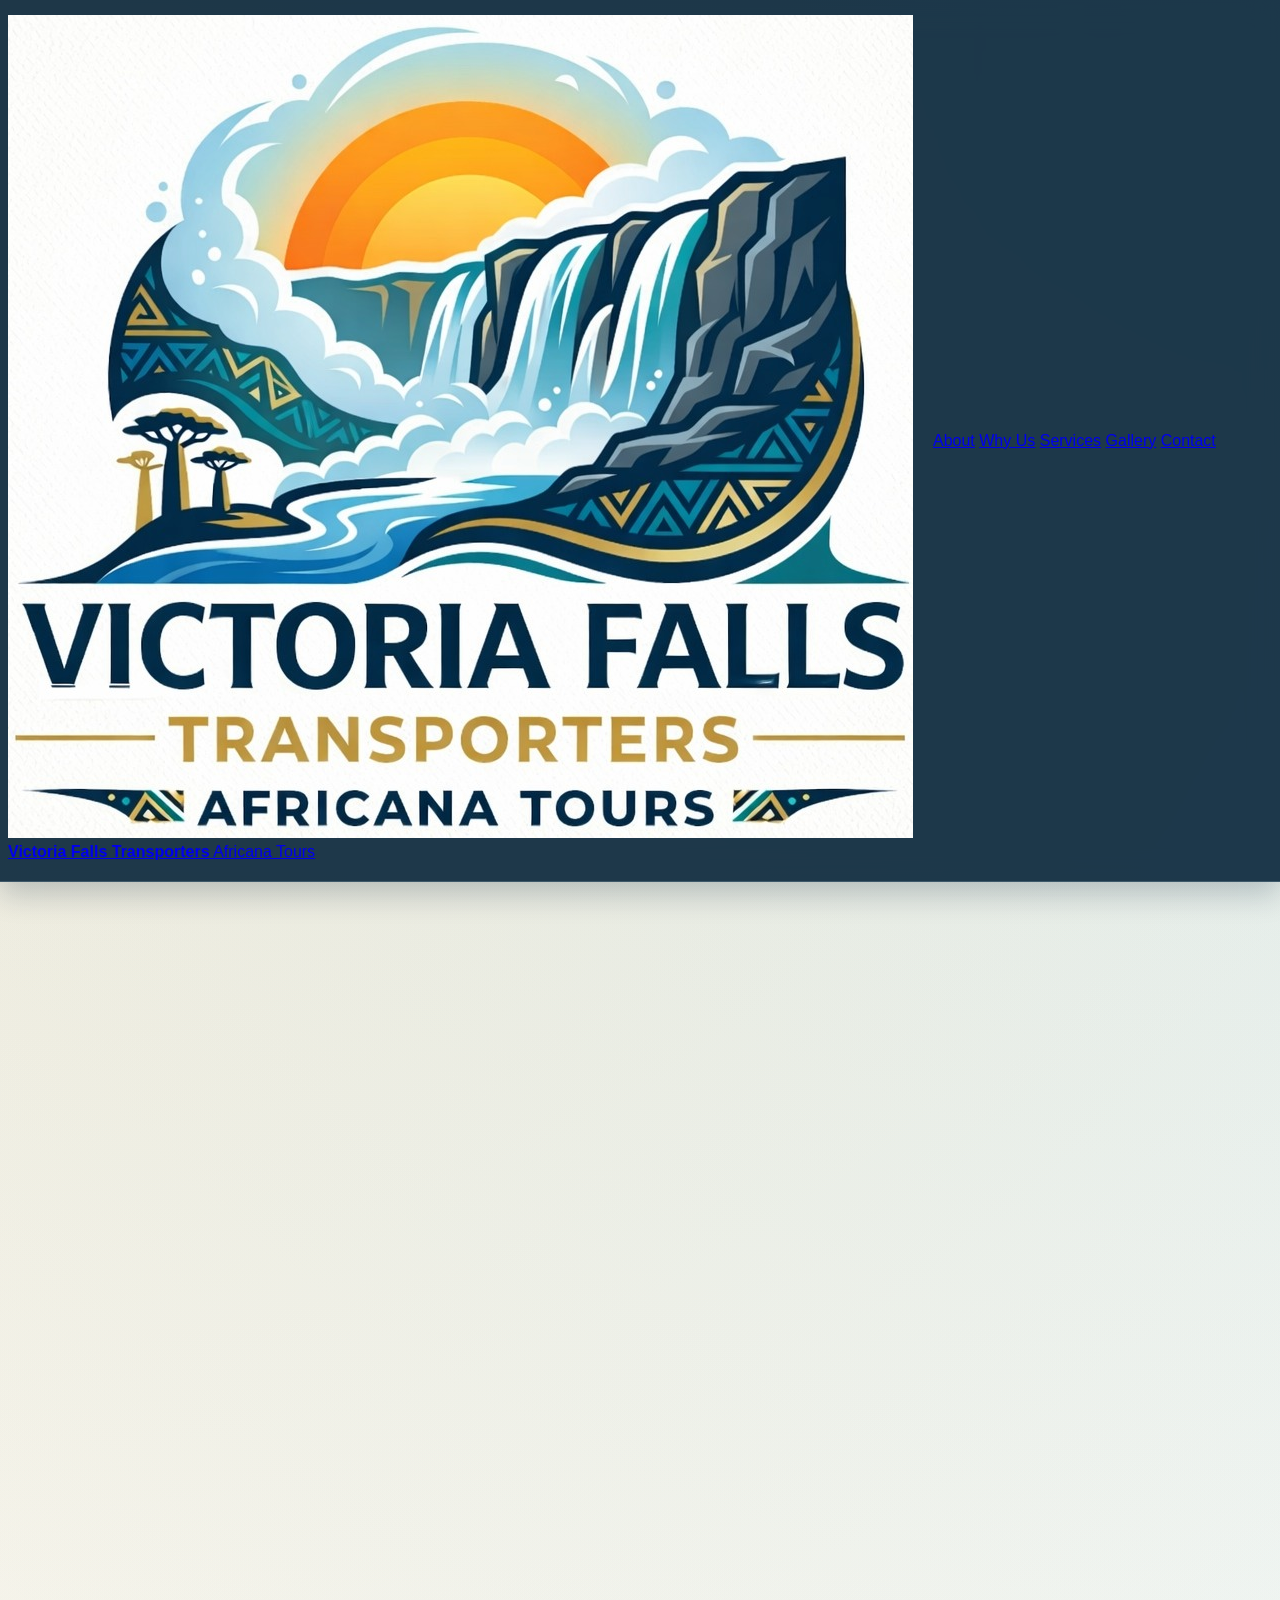
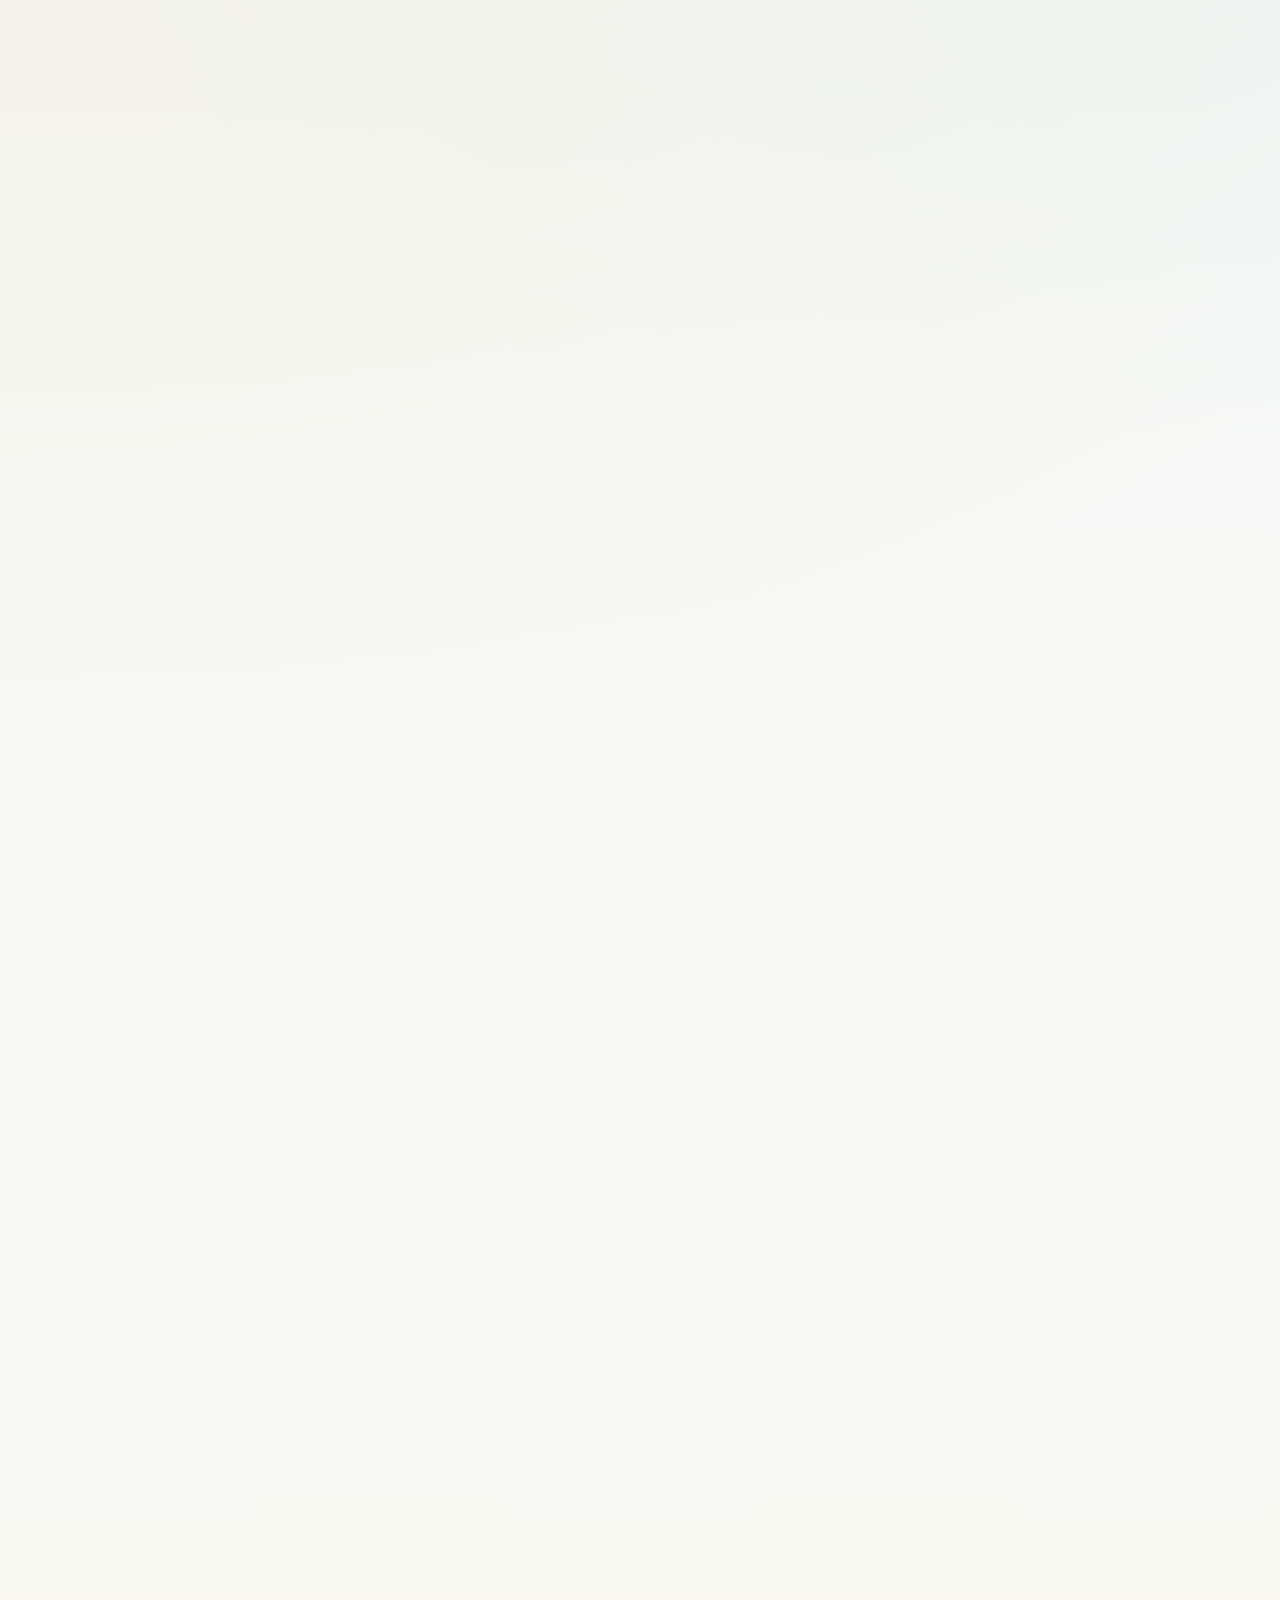
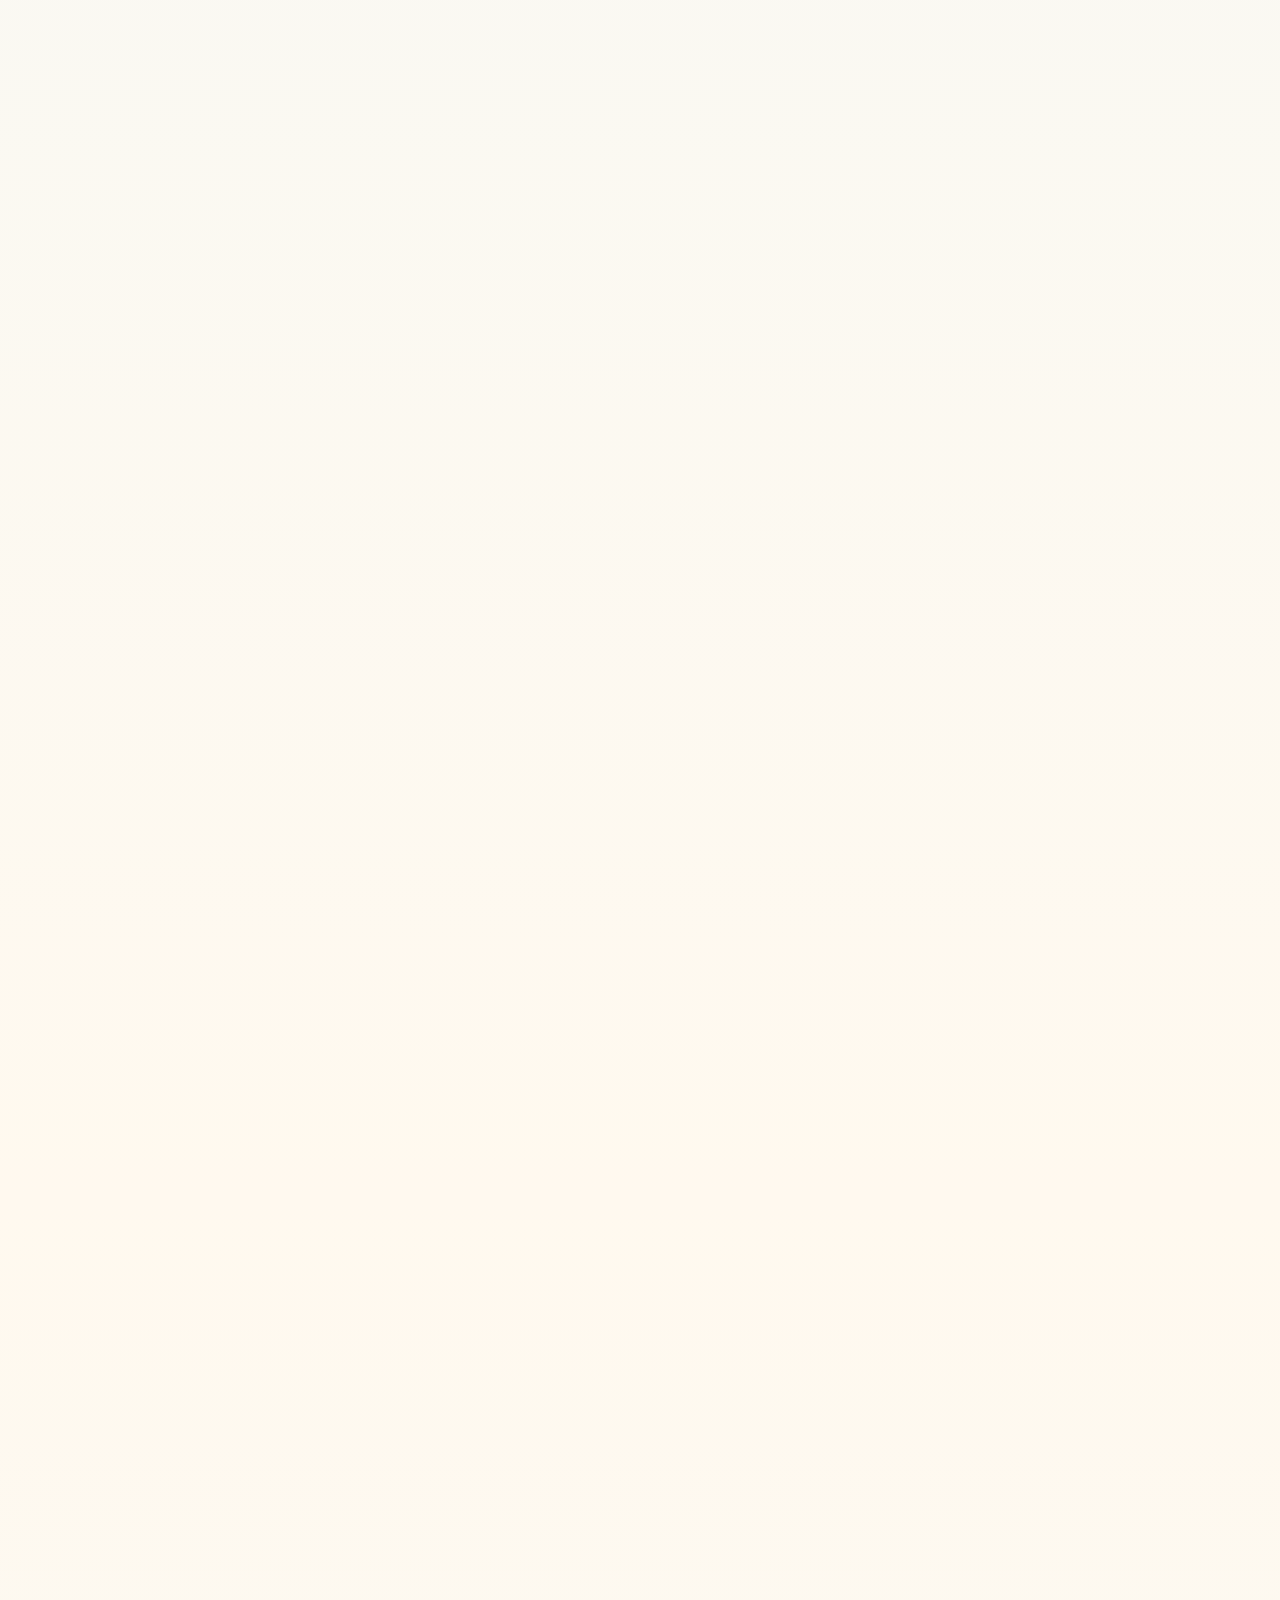
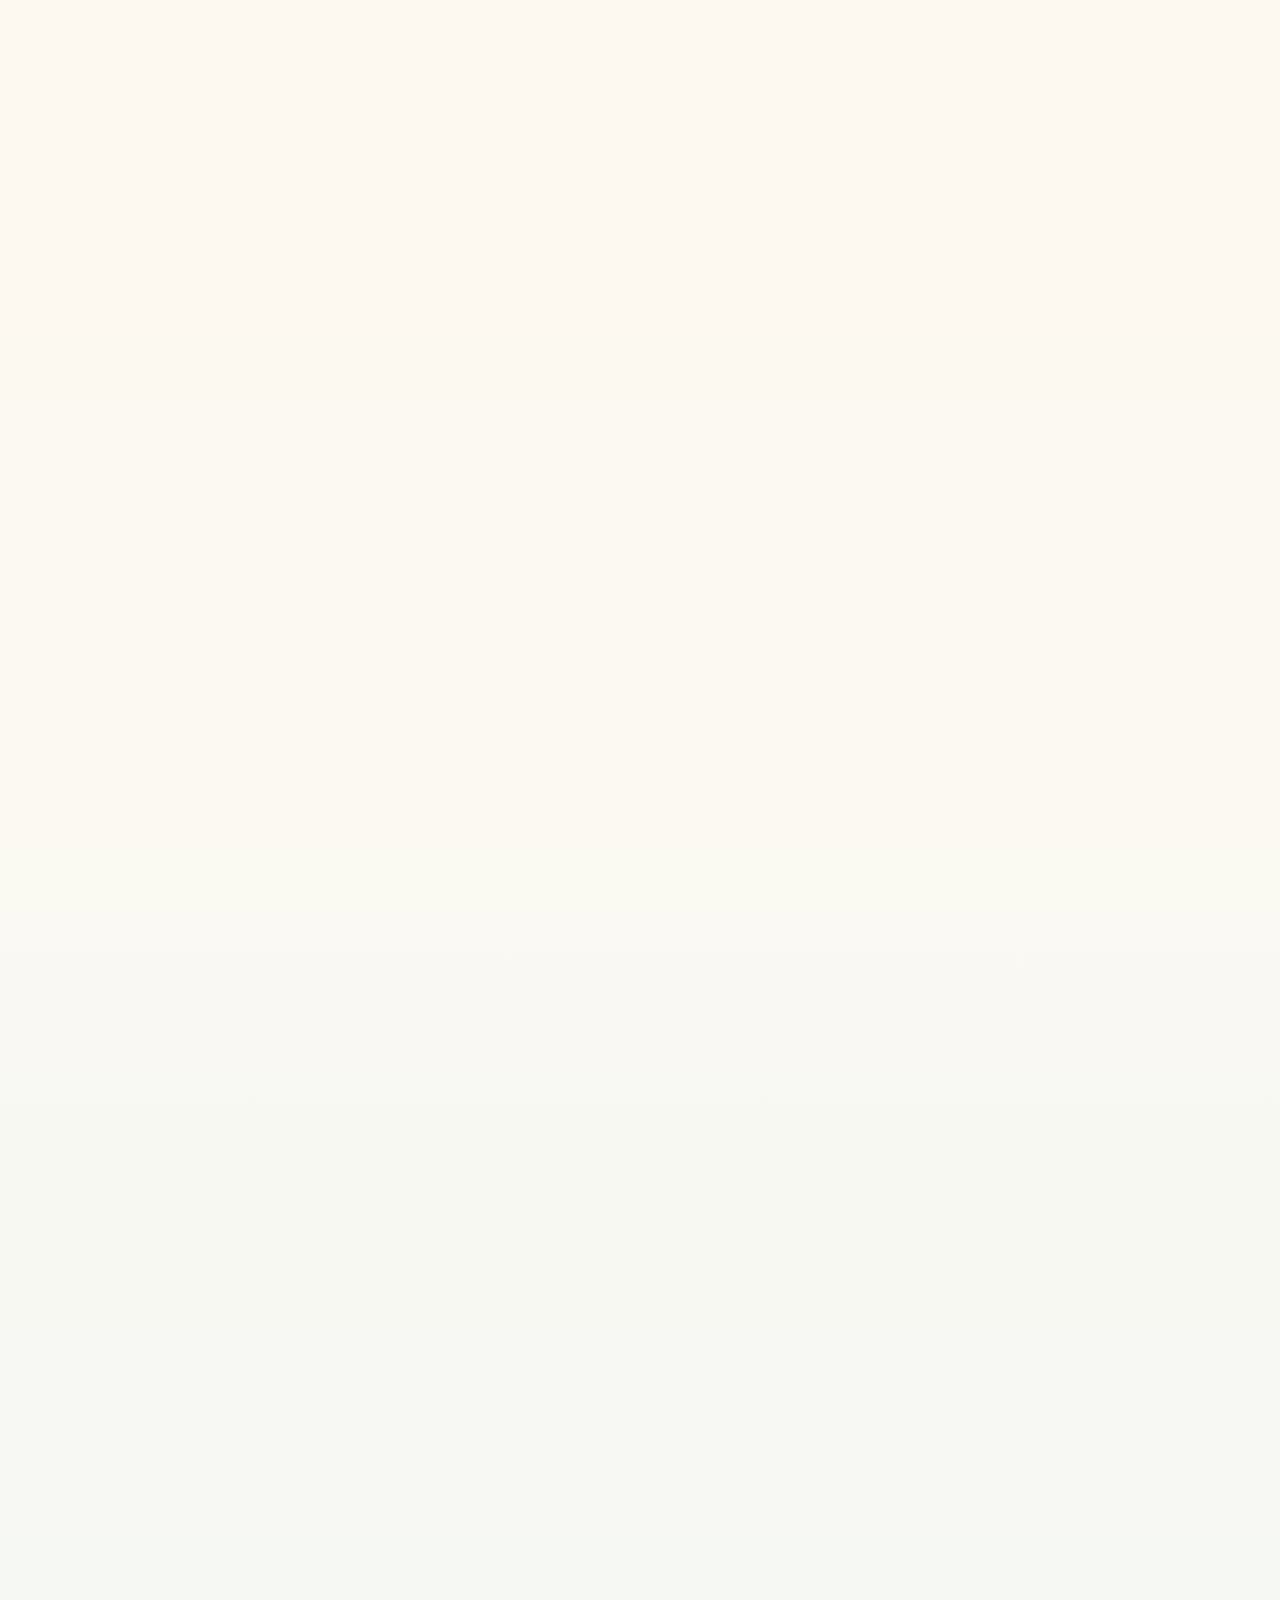
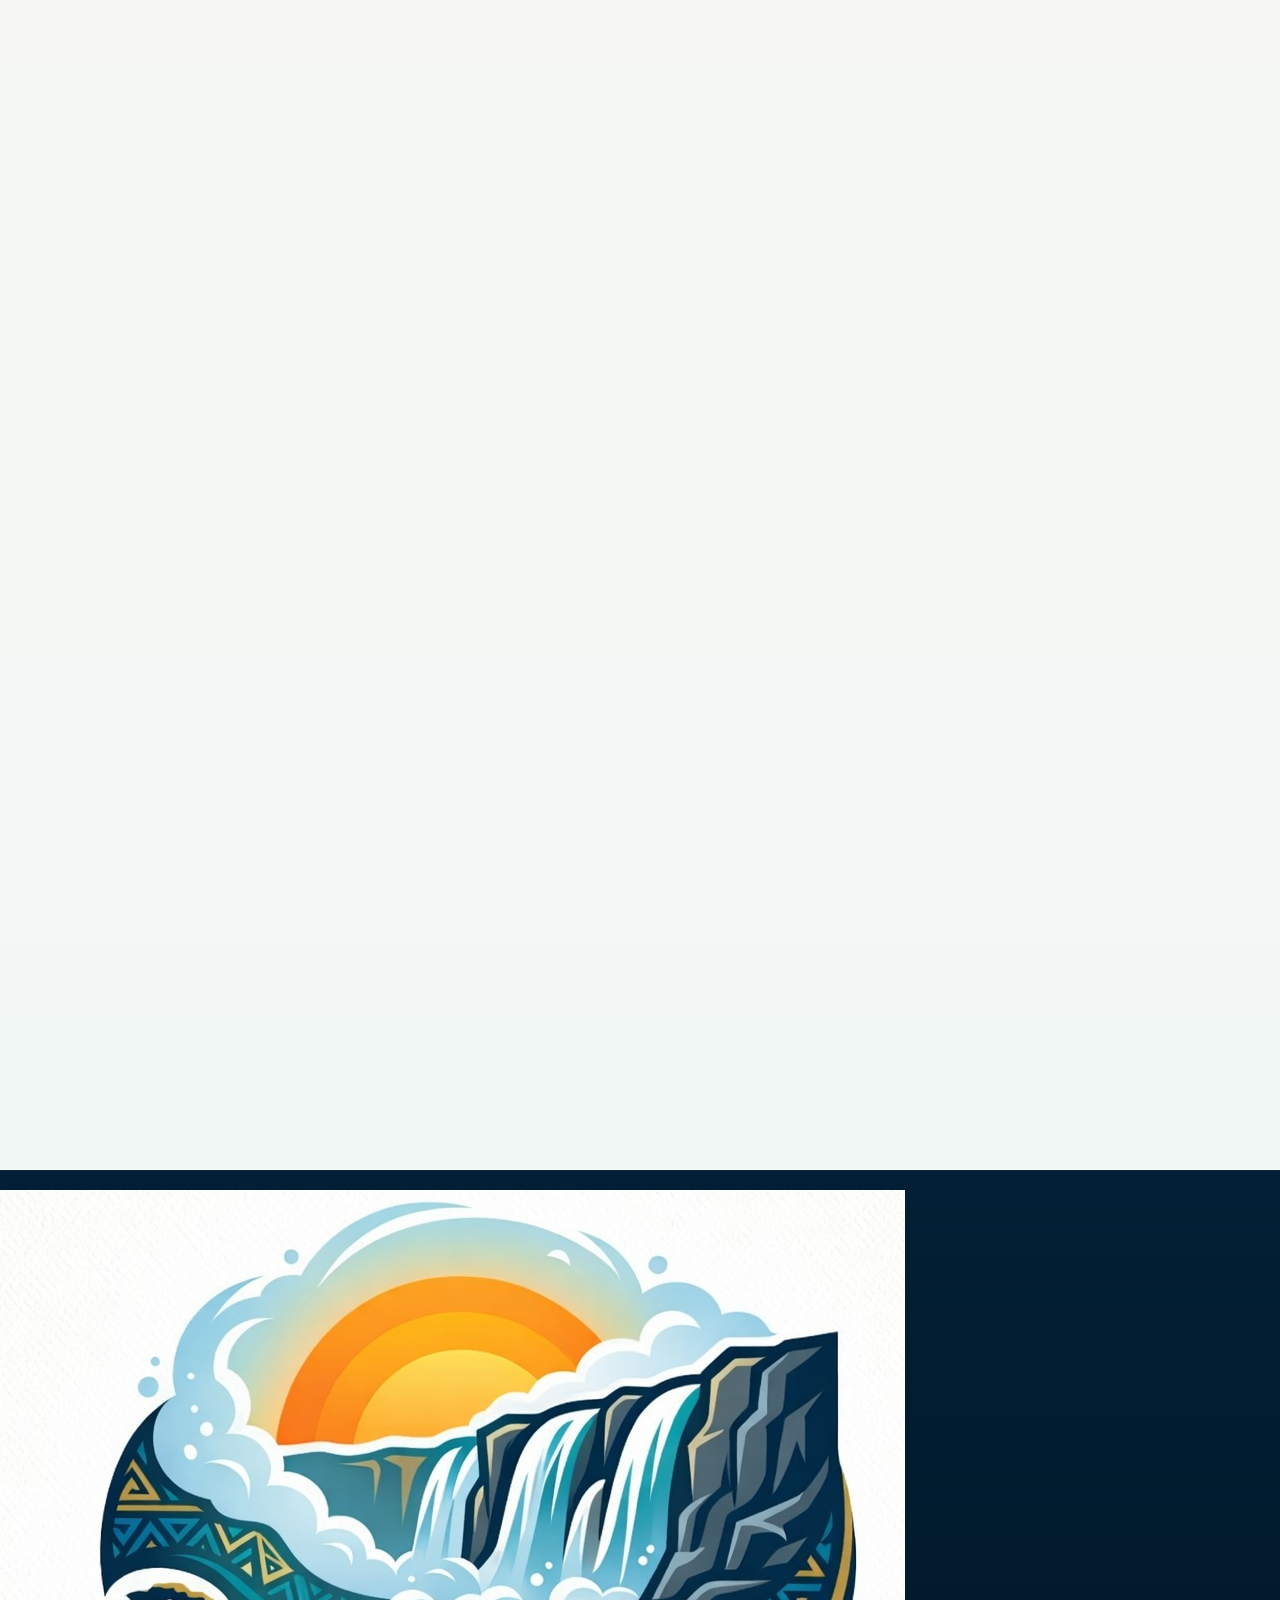
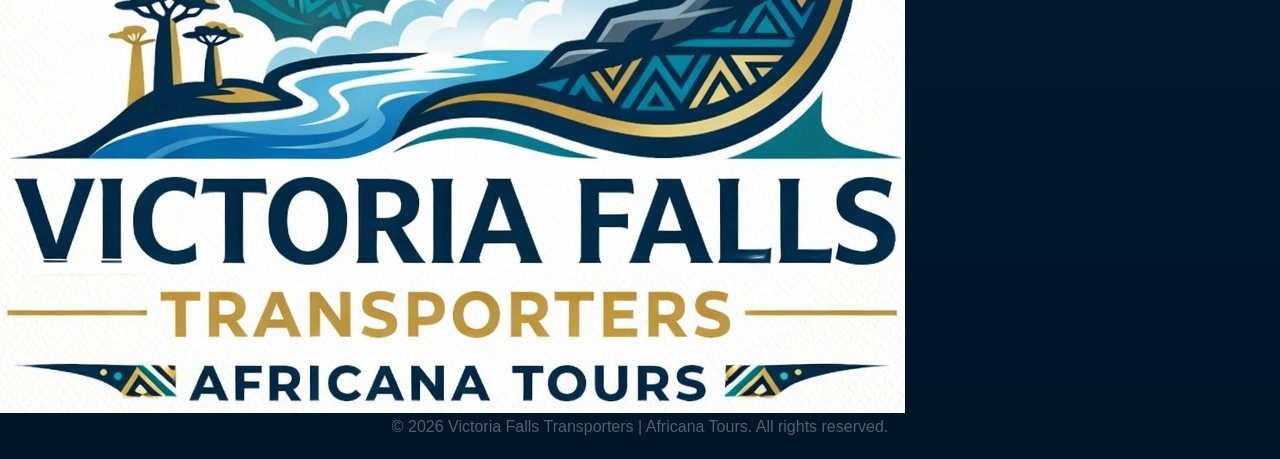
<file: home.html>
<!DOCTYPE html>
<html lang="en">
<head>
    <meta charset="UTF-8">
    <meta name="viewport" content="width=device-width, initial-scale=1.0">
    <title>Victoria Falls Transporters | Africana Tours</title>
    <link rel="stylesheet" href="css/style.css">
</head>
<body>
    <header class="site-header">
        <nav class="navbar">
            <a href="#home" class="brand">
                <img src="images/logo.png" alt="Victoria Falls Africana Tours logo" class="brand-logo">
                <span class="brand-text">
                    <strong>Victoria Falls Transporters</strong>
                    <span>Africana Tours</span>
                </span>
            </a>
            <div class="nav-links">
                <a href="#about">About</a>
                <a href="#why-choose">Why Us</a>
                <a href="#services">Services</a>
                <a href="#gallery">Gallery</a>
                <a href="#contact">Contact</a>
            </div>
        </nav>
    </header>

    <main>
        <section id="home" class="hero">
            <div class="hero-content">
                <p class="eyebrow">Trusted transfers and safari experiences in Victoria Falls</p>
                <h1>Adventure begins the moment your journey starts.</h1>
                <p class="hero-copy">Experience the thrill of Victoria Falls and the wild beauty of African safaris with transport, tours, and local guidance designed to make every moment feel effortless.</p>
                <div class="hero-actions">
                    <a href="service.html" class="cta-button">Book Your Safari Now</a>
                    <a href="#services" class="secondary-button">Explore Services</a>
                </div>
            </div>

            <div class="hero-panel">
                <div class="hero-card">
                    <h2>Why travelers choose us</h2>
                    <ul class="feature-list">
                        <li>Reliable airport and hotel transfers</li>
                        <li>Flexible safari and tour experiences</li>
                        <li>Local guides with regional knowledge</li>
                    </ul>
                </div>
                <div class="stat-grid">
                    <article class="stat-card">
                        <span class="stat-number">4+</span>
                        <span class="stat-label">core travel services</span>
                    </article>
                    <article class="stat-card">
                        <span class="stat-number">100%</span>
                        <span class="stat-label">focus on comfort and safety</span>
                    </article>
                </div>
            </div>
        </section>

        <section id="about" class="content-section intro-section">
            <div class="section-heading">
                <p class="eyebrow">About us</p>
                <h2>Helping visitors move through Victoria Falls with confidence.</h2>
            </div>
            <div class="split-layout">
                <div class="text-card">
                    <p>At Victoria Falls Transporters, we are dedicated to providing exceptional transportation services in one of Africa's most unforgettable destinations. Whether you are arriving for leisure, adventure, or business, our team is here to make every transfer and excursion comfortable, smooth, and memorable.</p>
                </div>
                <div class="image-card image-about">
                    <div class="image-overlay">
                        <p>Seamless travel, local expertise, and unforgettable views.</p>
                    </div>
                </div>
            </div>
        </section>

        <section id="why-choose" class="content-section">
            <div class="section-heading centered">
                <p class="eyebrow">Why choose us</p>
                <h2>More than transport. A better experience from pickup to drop-off.</h2>
            </div>
            <div class="highlights">
                <article class="highlight">
                    <h3>Expert Local Guides</h3>
                    <p>Our experienced team brings local insight, wildlife knowledge, and trusted guidance to every trip.</p>
                </article>
                <article class="highlight">
                    <h3>Safe and Reliable Travel</h3>
                    <p>Well-maintained vehicles and professional drivers help you travel in comfort throughout your stay.</p>
                </article>
                <article class="highlight">
                    <h3>Tailored Adventures</h3>
                    <p>From transfers to immersive tours, each experience can be shaped around your interests and timing.</p>
                </article>
                <article class="highlight">
                    <h3>Memories That Last</h3>
                    <p>We help turn every arrival, excursion, and scenic stop into something worth remembering.</p>
                </article>
            </div>
        </section>

        <section id="services" class="content-section">
            <div class="section-heading centered">
                <p class="eyebrow">Our services</p>
                <h2>Travel support built around what visitors actually need.</h2>
                <p class="section-copy">From airport pickups to adventure days, our services are designed to make planning easier and the experience richer.</p>
            </div>
            <div class="services">
                <article class="service-card">
                    <span class="card-tag">Transfers</span>
                    <h3>Airport - Hotel Transfers</h3>
                    <p>Reliable, comfortable, and timely airport-to-hotel and hotel-to-airport transfers for a stress-free arrival and departure.</p>
                </article>
                <article class="service-card">
                    <span class="card-tag">Safari</span>
                    <h3>Adventurous Safaris</h3>
                    <p>Explore breathtaking landscapes with expert guidance and discover the wildlife and ecosystems that make the region extraordinary.</p>
                </article>
                <article class="service-card">
                    <span class="card-tag">Culture</span>
                    <h3>Experiential Tours</h3>
                    <p>Connect with the culture, stories, and traditions of local communities through rich and personal travel experiences.</p>
                </article>
                <article class="service-card">
                    <span class="card-tag">Explore</span>
                    <h3>Exploration Tours</h3>
                    <p>Discover hidden gems, scenic routes, and off-the-beaten-path moments that reveal the area's natural beauty.</p>
                </article>
            </div>
        </section>

        <section id="gallery" class="content-section">
            <div class="section-heading centered">
                <p class="eyebrow">Gallery</p>
                <h2>A glimpse of the experience waiting for you.</h2>
            </div>
            <div class="gallery-grid">
                <figure class="gallery-item wide">
                    <img src="images/gal.png" alt="Victoria Falls landscape">
                </figure>
                <figure class="gallery-item ">
                    <img src="images/bungee.png" alt="Adventure activity near Victoria Falls">
                </figure>
                <figure class="gallery-item wide">
                    <img src="images/boat.png" alt="Scenic travel view">
                </figure>
                <figure class="gallery-item wide">
                    <img src="images/bckg3.png" alt="Wildlife and safari scenery">
                </figure>
            </div>
        </section>

        <section id="testimonials" class="content-section">
            <div class="section-heading centered">
                <p class="eyebrow">Testimonials</p>
                <h2>What guests remember most.</h2>
            </div>
            <div class="testimonial-grid">
                <article class="testimonial">
                    <p>"We had a wonderful experience with Emanuel. 
                        Emanuel's car was perfect for our party of 4.  He drove us for 2 days while in Victoria falls. Taking us to border for our bungee jumping excursion, Recommended a wonderful place for lunch, "the lookout cafe" and drove us to the airport on time for our departure. 
                        Emanuel's prices are very reasonable and we enjoyed our time with him.  Highly recommend.
                        </p>
</p>
                    <cite>Karen McElvaney</cite>
                </article>
                <article class="testimonial">
                    <p>
                        "Good day hope this email finds you well. We had a wonderful experience with Emmanuel when we visited Victoria Falls with my family. He drove us for 3 days while we were in the city. He took us from the airport to our booked area. He recommended wonderful places to visit such as the look out cafe.

                        His service is good and his prices are very reasonable and would recommend other friends and family members to him because of his exquisite services.
                        "
                    </p>
                    <cite>Mongiwa Pamela Moyo</cite>
                </article>
                <article class="testimonial">
                    <p>
                        "Good day

                        We had a wonderful experience with Mr Sadya, we were traveling as two couples, around Victoria Falls. The vehicle was very comfortable as well as prices were affordable and Mr Sadya was very patient and friendly too, we enjoyed all our rides with him. 
                        "
                    </p>
                    <cite>Delight Chamisa </cite>
                </article>
            </div>
        </section>

        <section id="contact" class="content-section contact-section">
            <div class="contact-card">
                <div>
                    <p class="eyebrow">Contact</p>
                    <h2>Plan your next Victoria Falls experience with us.</h2>
                    <p class="section-copy">Have questions or want to book a service? Reach out and we'll help you get started.</p>
                </div>
                <div class="contact-details">
                    <a href="mailto: info.victoriafallstransporters@gmail.com">info.victoriafallstransporters@gmail.com</a>
                    <p>+263 777 048 193 <br>+263 712 597 715</p>
                    <a href="service.html" class="cta-button">View Booking Services</a>
                </div>
            </div>
        </section>
    </main>

    <footer class="site-footer">
        <img src="images/logo.png" alt="Victoria Falls Africana Tours logo" class="footer-logo">
        <p>&copy; 2026 Victoria Falls Transporters | Africana Tours. All rights reserved.</p>
    </footer>
</body>
</html>
</file>
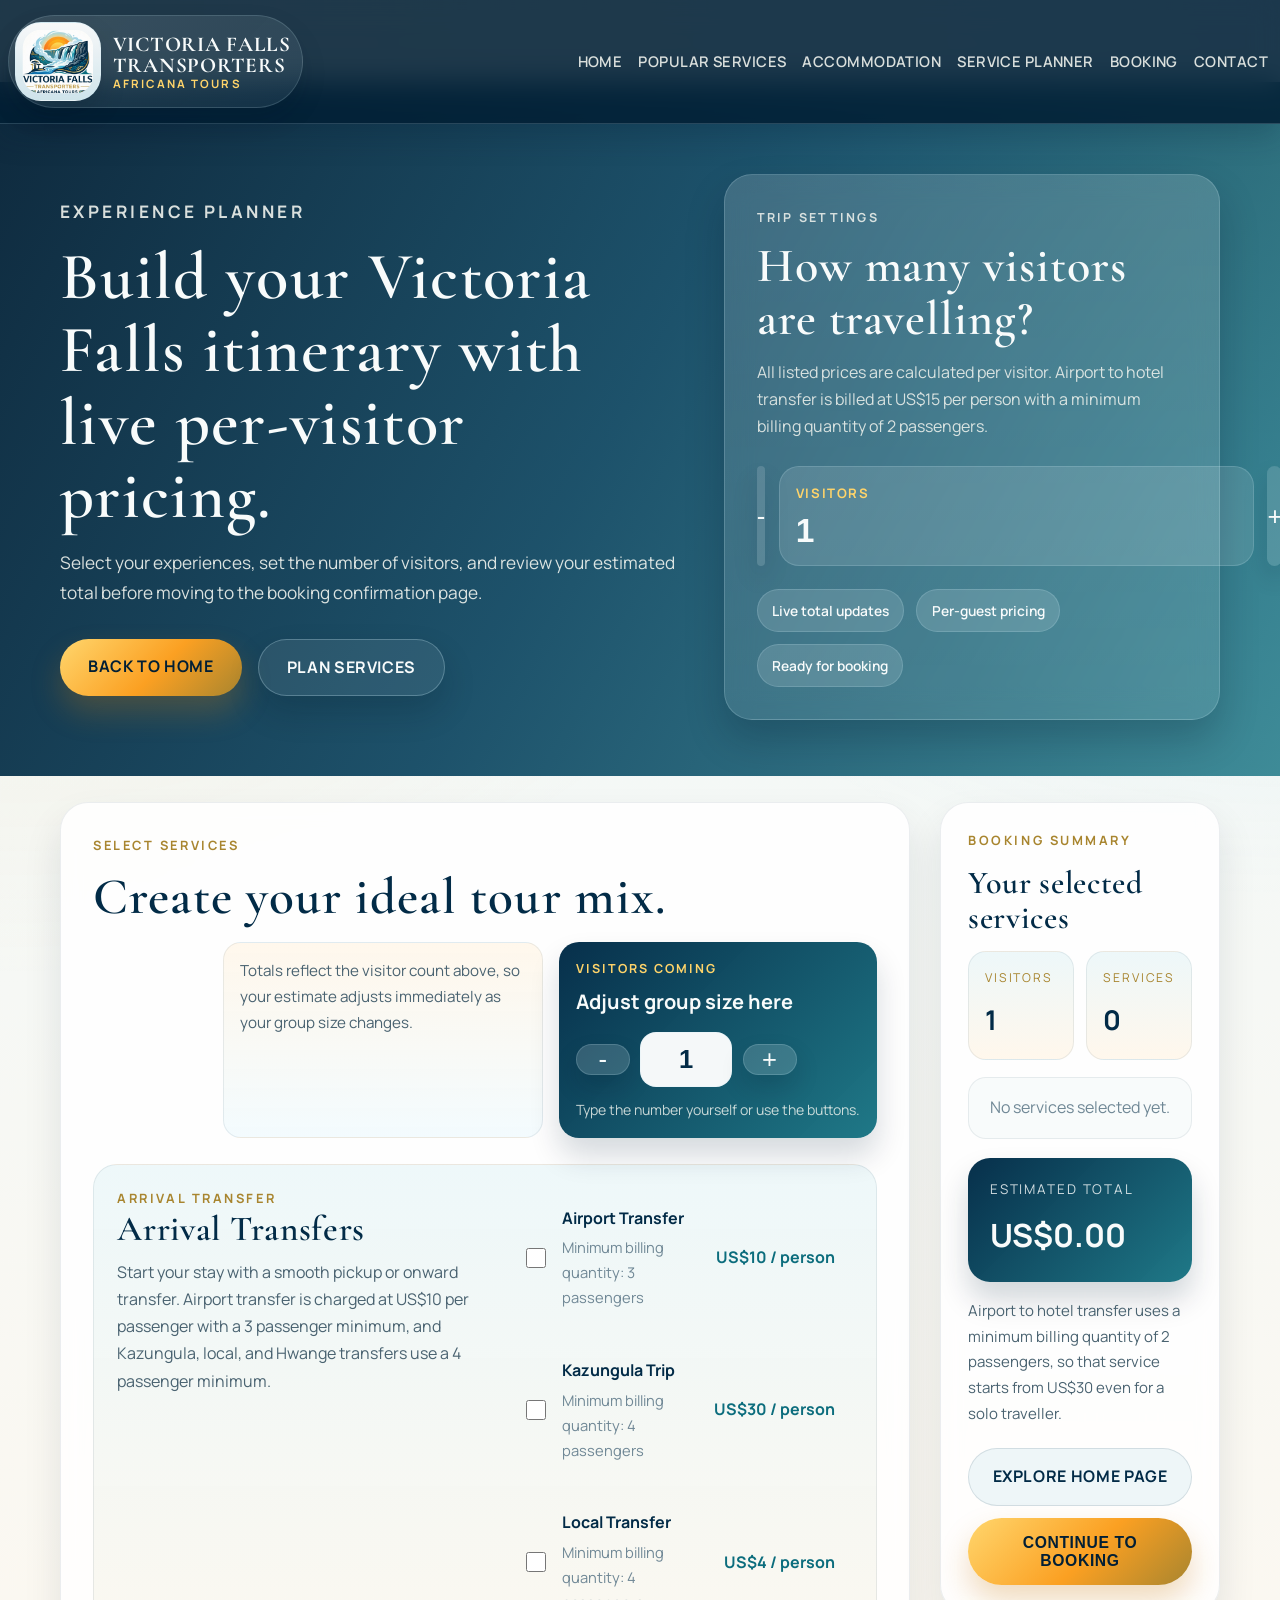
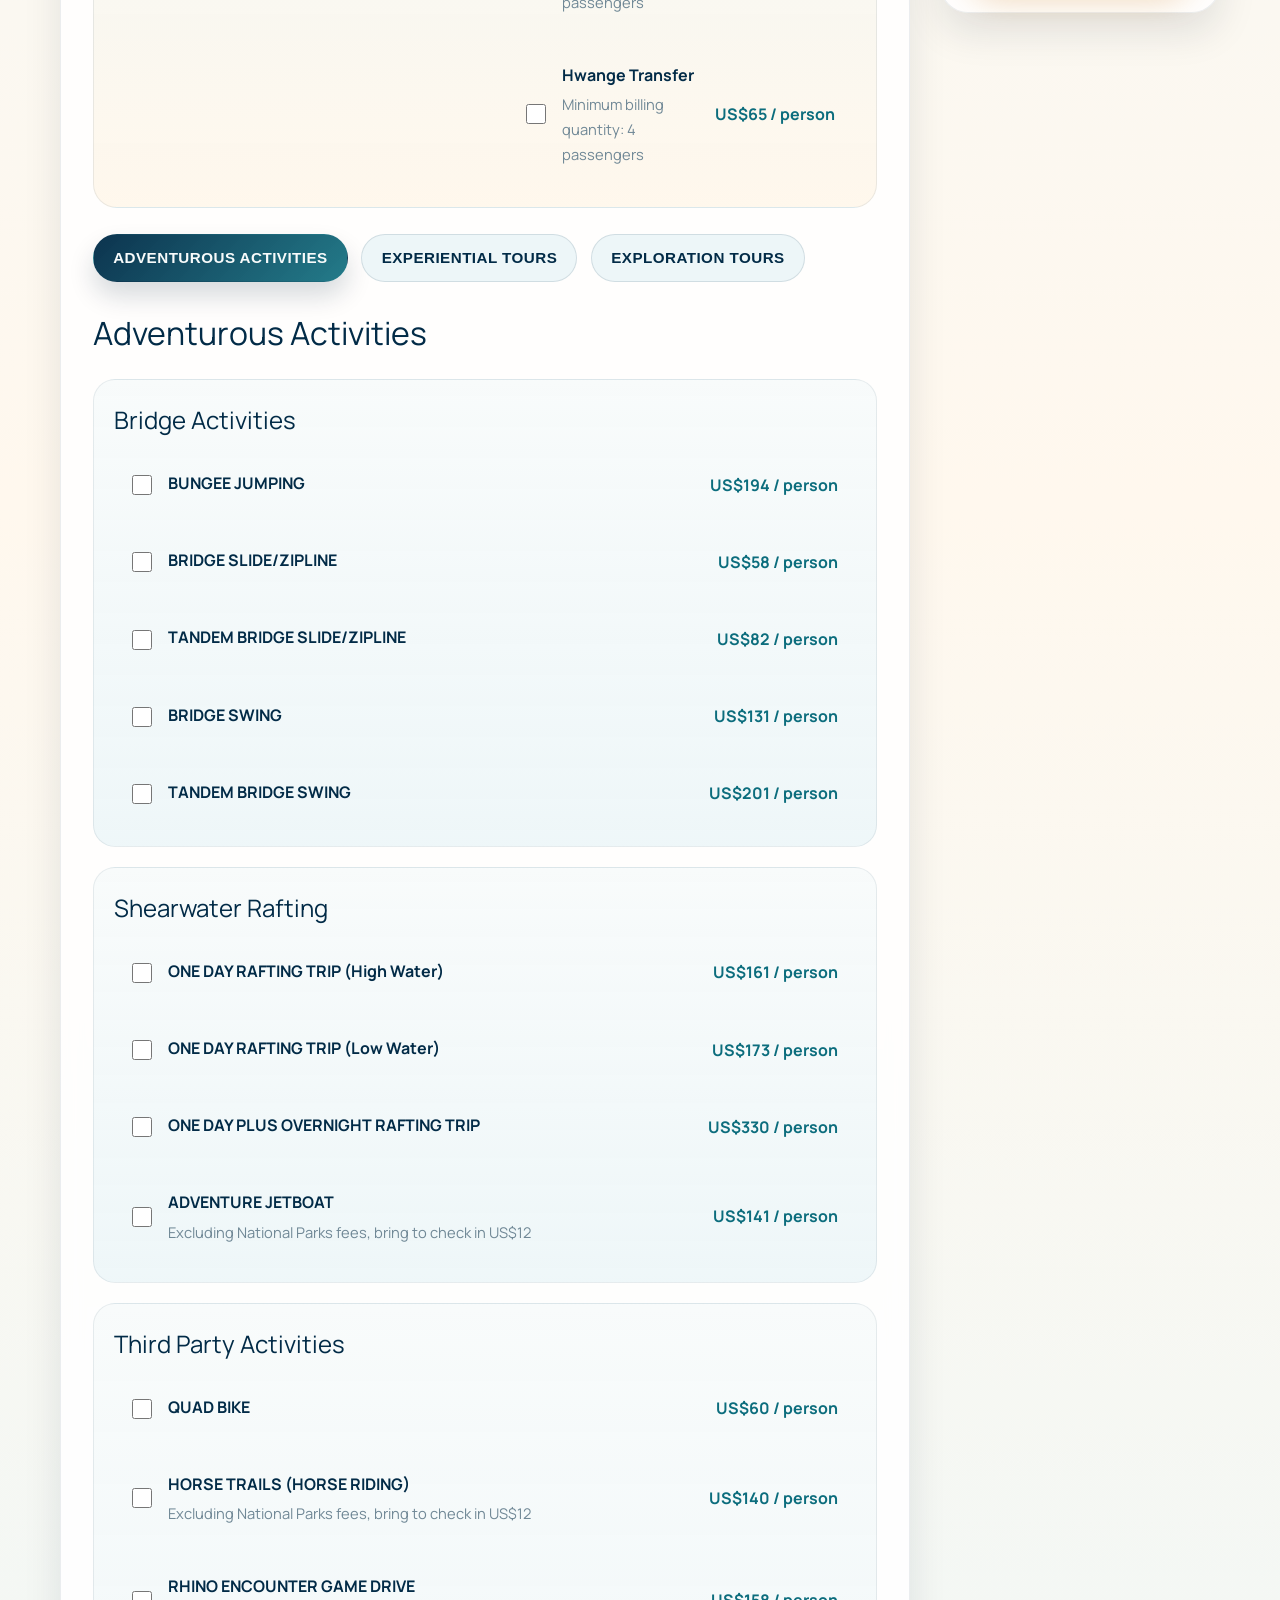
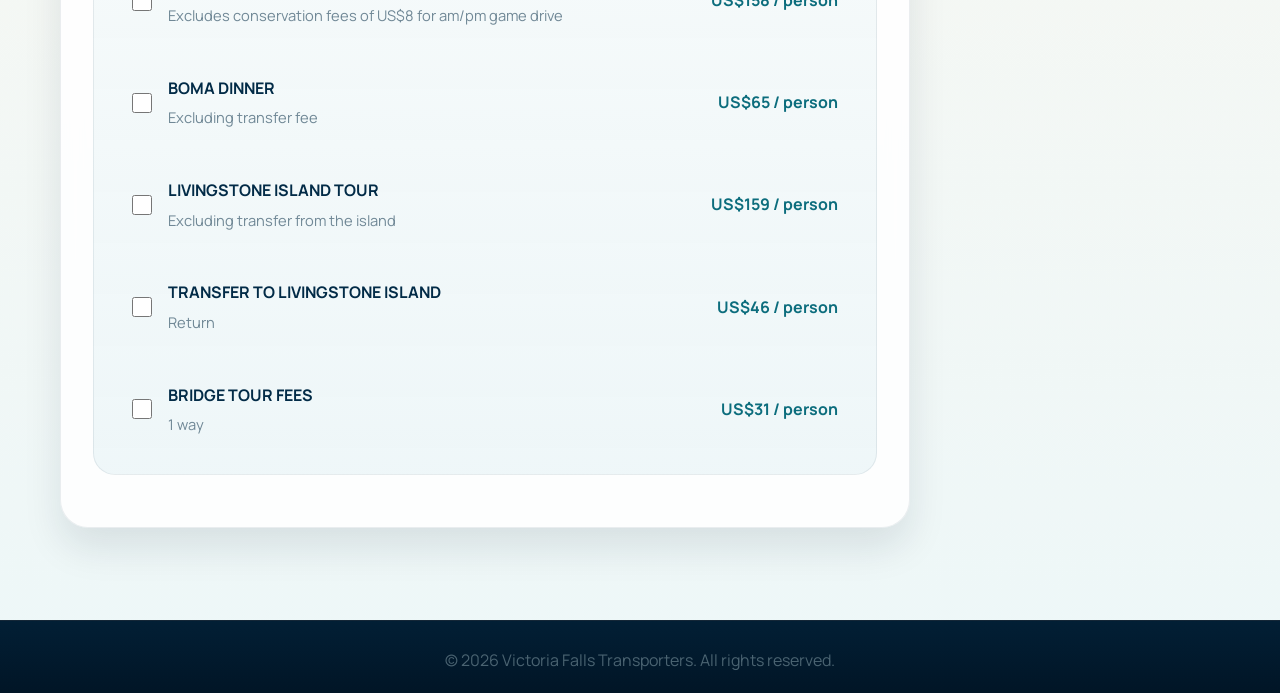
<file: service.html>
<!DOCTYPE html>
<html lang="en">
<head>
    <meta charset="UTF-8">
    <meta name="viewport" content="width=device-width, initial-scale=1.0">
    <title>Service Planner | Victoria Falls Transporters</title>
    <link rel="preconnect" href="https://fonts.googleapis.com">
    <link rel="preconnect" href="https://fonts.gstatic.com" crossorigin>
    <link href="https://fonts.googleapis.com/css2?family=Cormorant+Garamond:wght@500;600;700&family=Manrope:wght@400;500;600;700&display=swap" rel="stylesheet">
    
    <!-- Favicon -->
<link rel="icon" type="image/png" sizes="32x32" href="/favicon.png">
<link rel="icon" type="image/png" sizes="192x192" href="/favicon.png">
<link rel="apple-touch-icon" sizes="180x180" href="/favicon.png">
<meta name="theme-color" content="#0b3d2e">

<!-- Browser tab favicon -->
<link rel="icon" href="/favicon.png" type="image/png">
<link rel="shortcut icon" href="/favicon.png" type="image/png">
<link rel="apple-touch-icon" href="/favicon.png">
    
    <link rel="stylesheet" href="css/style.css">
     <style>
        .service-page {
            background:
                radial-gradient(circle at top left, rgba(251, 160, 34, 0.16), transparent 24%),
                radial-gradient(circle at top right, rgba(126, 201, 234, 0.2), transparent 22%),
                linear-gradient(180deg, #eef8fb 0%, #fff8ee 54%, #edf7f8 100%);
        }

        .service-page section {
            opacity: 1;
            transform: none;
        }

        .service-hero {
            margin-top: 82px;
            padding-bottom: 56px;
            background:
                linear-gradient(118deg, rgba(2, 31, 53, 0.95) 0%, rgba(6, 64, 92, 0.9) 48%, rgba(12, 109, 125, 0.78) 100%),
                radial-gradient(circle at top right, rgba(251, 160, 34, 0.24), transparent 28%);
            color: var(--mist-100);
        }

        .service-hero-layout {
            display: grid;
            grid-template-columns: minmax(0, 1.12fr) minmax(300px, 0.88fr);
            gap: 2rem;
            align-items: center;
        }

        .service-hero-copy h1 {
            font-size: clamp(3rem, 5.2vw, 5.1rem);
            color: var(--mist-100);
            margin-bottom: 1rem;
        }

        .service-hero-copy p {
            color: rgba(245, 247, 241, 0.88);
            max-width: 640px;
            font-size: 1.08rem;
        }

        .service-hero-actions {
            display: flex;
            gap: 1rem;
            flex-wrap: wrap;
            margin-top: 2rem;
        }

        .ghost-btn {
            display: inline-flex;
            align-items: center;
            justify-content: center;
            padding: 14px 28px;
            border-radius: 999px;
            border: 1px solid rgba(205, 235, 246, 0.28);
            color: var(--mist-100);
            text-decoration: none;
            font-weight: 700;
            letter-spacing: 0.04em;
            text-transform: uppercase;
            background: rgba(248, 251, 251, 0.08);
            box-shadow: 0 16px 32px rgba(2, 20, 35, 0.18);
        }

        .ghost-btn:hover,
        .ghost-btn:focus-visible {
            transform: translateY(-3px);
            background: rgba(248, 251, 251, 0.14);
        }

        .planner-spotlight {
            padding: 2rem;
            border-radius: 28px;
            background: linear-gradient(180deg, rgba(252, 254, 255, 0.16) 0%, rgba(255, 255, 255, 0.1) 100%);
            border: 1px solid rgba(205, 235, 246, 0.2);
            box-shadow: 0 20px 38px rgba(2, 20, 35, 0.22);
            backdrop-filter: blur(14px);
        }

        .spotlight-label {
            text-transform: uppercase;
            letter-spacing: 0.18em;
            font-size: 0.78rem;
            font-weight: 700;
            color: #ffd46a;
            margin-bottom: 0.75rem;
        }

        .planner-spotlight h2 {
            text-align: left;
            color: var(--mist-100);
            font-size: clamp(2.1rem, 4vw, 3rem);
            margin-bottom: 0.8rem;
        }

        .planner-spotlight p {
            color: rgba(245, 247, 241, 0.84);
        }

        .guest-counter {
            display: flex;
            align-items: stretch;
            gap: 0.85rem;
            margin: 1.6rem 0 1.4rem;
        }

        .counter-btn {
            width: 54px;
            border: none;
            border-radius: 18px;
            background: rgba(255, 255, 255, 0.14);
            color: var(--mist-100);
            font-size: 1.6rem;
            cursor: pointer;
            box-shadow: 0 12px 24px rgba(2, 20, 35, 0.16);
        }

        .counter-btn:hover,
        .counter-btn:focus-visible {
            background: rgba(255, 255, 255, 0.22);
        }

        .counter-field {
            flex: 1;
            display: flex;
            flex-direction: column;
            gap: 0.5rem;
            padding: 0.95rem 1rem;
            border-radius: 20px;
            background: rgba(255, 255, 255, 0.12);
            border: 1px solid rgba(205, 235, 246, 0.18);
        }

        .counter-field span {
            font-size: 0.82rem;
            font-weight: 700;
            letter-spacing: 0.12em;
            text-transform: uppercase;
            color: #ffd46a;
        }

        .counter-field input {
            padding: 0;
            border: none;
            background: transparent;
            color: var(--mist-100);
            font-size: 2.1rem;
            font-weight: 700;
            box-shadow: none;
        }

        .counter-field input:focus {
            box-shadow: none;
        }

        .spotlight-tags {
            display: flex;
            flex-wrap: wrap;
            gap: 0.75rem;
        }

        .spotlight-tags span {
            padding: 0.55rem 0.9rem;
            border-radius: 999px;
            background: rgba(248, 251, 251, 0.14);
            border: 1px solid rgba(205, 235, 246, 0.18);
            color: var(--mist-100);
            font-size: 0.86rem;
            font-weight: 600;
        }

        .service-planner-section {
            padding-top: 26px;
        }

        .planner-layout {
            display: grid;
            grid-template-columns: minmax(0, 1.9fr) minmax(280px, 0.62fr);
            gap: 1.9rem;
            align-items: start;
        }

        .planner-main,
        .summary-card {
            background: rgba(255, 255, 255, 0.86);
            border: 1px solid rgba(2, 43, 71, 0.08);
            border-radius: 28px;
            box-shadow: 0 20px 38px rgba(2, 31, 53, 0.1);
            backdrop-filter: blur(10px);
        }

        .planner-main {
            padding: 2rem;
        }

        .planner-toolbar {
            display: flex;
            justify-content: space-between;
            align-items: flex-end;
            gap: 1rem;
            flex-wrap: wrap;
            margin-bottom: 1.6rem;
        }

        .planner-toolbar h2 {
            text-align: left;
            margin-bottom: 0;
            font-size: clamp(2.4rem, 4vw, 3.6rem);
        }

        .planner-note {
            max-width: 320px;
            padding: 0.95rem 1rem;
            border-radius: 18px;
            background: linear-gradient(180deg, rgba(255, 247, 235, 0.94) 0%, rgba(243, 251, 254, 0.98) 100%);
            border: 1px solid rgba(2, 43, 71, 0.08);
            color: var(--text-700);
            font-size: 0.95rem;
        }

        .planner-toolbar-meta {
            display: flex;
            align-items: stretch;
            justify-content: flex-end;
            gap: 1rem;
            flex-wrap: wrap;
            margin-left: auto;
        }

        .planner-visitor-panel {
            min-width: 250px;
            padding: 1rem 1.05rem;
            border-radius: 20px;
            background: linear-gradient(135deg, rgba(2, 43, 71, 0.98) 0%, rgba(12, 109, 125, 0.92) 100%);
            box-shadow: 0 18px 30px rgba(2, 31, 53, 0.16);
            color: var(--mist-100);
        }

        .planner-visitor-label {
            display: block;
            font-size: 0.78rem;
            font-weight: 700;
            letter-spacing: 0.16em;
            text-transform: uppercase;
            color: #ffd46a;
            margin-bottom: 0.4rem;
        }

        .planner-visitor-panel strong {
            display: block;
            font-size: 1.25rem;
            margin-bottom: 0.8rem;
        }

        .planner-visitor-counter {
            display: flex;
            align-items: center;
            gap: 0.65rem;
        }

        .counter-btn-soft {
            background: rgba(255, 255, 255, 0.16);
            border: 1px solid rgba(205, 235, 246, 0.18);
        }

        .counter-btn-soft:hover,
        .counter-btn-soft:focus-visible {
            background: rgba(255, 255, 255, 0.26);
        }

        .planner-visitor-input {
            width: 92px;
            min-height: 54px;
            padding: 0.75rem 0.8rem;
            border: 1px solid rgba(205, 235, 246, 0.24);
            border-radius: 16px;
            background: rgba(255, 255, 255, 0.96);
            color: var(--midnight-900);
            font-size: 1.6rem;
            font-weight: 800;
            text-align: center;
        }

        .planner-visitor-input:focus {
            border-color: rgba(251, 160, 34, 0.75);
            box-shadow: 0 0 0 3px rgba(251, 160, 34, 0.18);
            outline: none;
        }

        .planner-visitor-input::-webkit-outer-spin-button,
        .planner-visitor-input::-webkit-inner-spin-button {
            -webkit-appearance: none;
            margin: 0;
        }

        .planner-visitor-input {
            -moz-appearance: textfield;
            appearance: textfield;
        }

        .planner-visitor-hint {
            margin: 0.7rem 0 0;
            color: rgba(245, 247, 241, 0.8);
            font-size: 0.88rem;
        }

        .transfer-panel {
            display: grid;
            grid-template-columns: minmax(0, 1fr) minmax(280px, 0.92fr);
            gap: 1rem;
            padding: 1.45rem;
            margin-bottom: 1.6rem;
            border-radius: 24px;
            background: linear-gradient(180deg, rgba(236, 247, 249, 0.9) 0%, rgba(255, 247, 235, 0.92) 100%);
            border: 1px solid rgba(2, 43, 71, 0.08);
        }

        .transfer-panel h3 {
            font-size: 2.2rem;
            color: var(--midnight-900);
            margin-bottom: 0.65rem;
        }

        .transfer-panel p {
            margin: 0;
        }

        .tab-buttons {
            display: flex;
            gap: 0.85rem;
            flex-wrap: wrap;
            margin-bottom: 1.5rem;
        }

        .tab-btn {
            padding: 0.9rem 1.2rem;
            border-radius: 999px;
            border: 1px solid rgba(2, 43, 71, 0.12);
            background: rgba(237, 246, 248, 0.95);
            color: var(--midnight-900);
            cursor: pointer;
            font-size: 0.95rem;
            font-weight: 700;
            letter-spacing: 0.03em;
            text-transform: uppercase;
        }

        .tab-btn.active,
        .tab-btn:hover,
        .tab-btn:focus-visible {
            color: var(--mist-100);
            background: linear-gradient(135deg, rgba(2, 43, 71, 0.96) 0%, rgba(12, 109, 125, 0.9) 100%);
            border-color: transparent;
            box-shadow: 0 14px 26px rgba(2, 31, 53, 0.16);
        }

        .tab-content {
            display: none;
        }

        .tab-content.active {
            display: block;
        }

        .section-heading {
            margin-bottom: 1.2rem;
            color: var(--midnight-900);
            font-size: 2rem;
        }

        .sub-section {
            margin-bottom: 1.25rem;
            padding: 1.25rem;
            border-radius: 22px;
            background: linear-gradient(180deg, rgba(248, 251, 251, 0.98) 0%, rgba(237, 246, 248, 0.92) 100%);
            border: 1px solid rgba(2, 43, 71, 0.08);
        }

        .sub-heading {
            font-size: 1.5rem;
            color: var(--midnight-900);
            margin-bottom: 0.75rem;
        }

        .sub-section > p {
            margin-bottom: 0.85rem;
        }

        .service-item {
            display: grid;
            grid-template-columns: auto minmax(0, 1fr) auto;
            align-items: center;
            gap: 1rem;
            padding: 1rem 1.05rem;
            border: 1px solid transparent;
            border-radius: 18px;
            cursor: pointer;
            transition: transform var(--transition-base), box-shadow var(--transition-base), border-color var(--transition-base), background-color var(--transition-base);
        }

        .service-item + .service-item {
            margin-top: 0.8rem;
        }

        .service-item:hover {
            transform: translateY(-2px);
            background: rgba(255, 255, 255, 0.92);
            box-shadow: 0 14px 24px rgba(2, 31, 53, 0.08);
        }

        .service-item.selected {
            background: linear-gradient(180deg, rgba(255, 247, 235, 0.98) 0%, rgba(243, 251, 254, 0.96) 100%);
            border-color: rgba(251, 160, 34, 0.34);
            box-shadow: 0 18px 30px rgba(2, 31, 53, 0.12);
        }

        .service-item input[type="checkbox"] {
            width: 20px;
            height: 20px;
            accent-color: var(--sun-500);
            cursor: pointer;
        }

        .service-name {
            font-weight: 700;
            color: var(--midnight-900);
            margin-bottom: 0.2rem;
        }

        .service-note {
            font-size: 0.92rem;
            color: var(--text-500);
        }

        .service-price {
            text-align: right;
            font-weight: 700;
            color: var(--teal-700);
            white-space: nowrap;
        }

        .summary-card {
            position: sticky;
            top: 112px;
            padding: 1.7rem;
        }

        .summary-card h3 {
            font-size: 2rem;
            color: var(--midnight-900);
            margin-bottom: 1rem;
        }

        .summary-stats {
            display: grid;
            grid-template-columns: repeat(2, minmax(0, 1fr));
            gap: 0.8rem;
            margin-bottom: 1rem;
        }

        .summary-stat {
            padding: 1rem;
            border-radius: 18px;
            background: linear-gradient(180deg, rgba(236, 247, 249, 0.94) 0%, rgba(255, 247, 235, 0.94) 100%);
            border: 1px solid rgba(2, 43, 71, 0.08);
        }

        .summary-stat span {
            display: block;
            font-size: 0.76rem;
            letter-spacing: 0.15em;
            text-transform: uppercase;
            color: var(--gold-600);
            margin-bottom: 0.5rem;
        }

        .summary-stat strong {
            font-size: 1.7rem;
            color: var(--midnight-900);
        }

        .summary-list {
            list-style: none;
            display: grid;
            gap: 0.85rem;
            margin: 1.1rem 0 1.2rem;
        }

        .summary-item,
        .summary-empty {
            padding: 1rem;
            border-radius: 18px;
            background: rgba(248, 251, 251, 0.98);
            border: 1px solid rgba(2, 43, 71, 0.08);
        }

        .summary-empty {
            text-align: center;
            color: var(--text-500);
        }

        .summary-item-top,
        .summary-item-bottom {
            display: flex;
            align-items: center;
            justify-content: space-between;
            gap: 0.75rem;
        }

        .summary-item-top {
            margin-bottom: 0.35rem;
        }

        .summary-item-name {
            font-weight: 700;
            color: var(--midnight-900);
        }

        .summary-item-price {
            font-weight: 700;
            color: var(--teal-700);
            white-space: nowrap;
        }

        .summary-item-meta {
            color: var(--text-500);
            font-size: 0.9rem;
        }

        .summary-item-total {
            font-size: 0.95rem;
            color: var(--text-700);
        }

        .summary-total {
            padding: 1.25rem 1.35rem;
            border-radius: 22px;
            background: linear-gradient(135deg, rgba(2, 43, 71, 0.98) 0%, rgba(12, 109, 125, 0.92) 100%);
            color: var(--mist-100);
            box-shadow: 0 18px 30px rgba(2, 31, 53, 0.18);
        }

        .summary-total span {
            display: block;
            font-size: 0.84rem;
            letter-spacing: 0.14em;
            text-transform: uppercase;
            opacity: 0.82;
            margin-bottom: 0.45rem;
        }

        .summary-total strong {
            font-size: 2rem;
        }

        .summary-note {
            margin-top: 1rem;
            color: var(--text-700);
            font-size: 0.94rem;
            line-height: 1.7;
        }

        .summary-actions {
            display: grid;
            gap: 0.8rem;
            margin-top: 1.35rem;
        }

        .summary-link {
            display: inline-flex;
            align-items: center;
            justify-content: center;
            min-height: 52px;
            padding: 0.9rem 1.1rem;
            border-radius: 999px;
            border: 1px solid rgba(2, 43, 71, 0.12);
            background: rgba(237, 246, 248, 0.9);
            color: var(--midnight-900);
            text-decoration: none;
            font-weight: 700;
            text-transform: uppercase;
            letter-spacing: 0.04em;
        }

        .summary-link:hover,
        .summary-link:focus-visible {
            transform: translateY(-2px);
            box-shadow: 0 14px 24px rgba(2, 31, 53, 0.1);
        }

        .book-btn {
            border: none;
            border-radius: 999px;
            padding: 0.95rem 1.1rem;
            font-size: 0.98rem;
            cursor: pointer;
        }

        .page-footer {
            padding-top: 26px;
        }

        @media (max-width: 980px) {
            .service-hero-layout,
            .planner-layout,
            .transfer-panel {
                grid-template-columns: 1fr;
            }

            .summary-card {
                position: static;
            }
        }

        @media (max-width: 768px) {
            .service-hero {
                margin-top: 116px;
            }

            .service-hero-actions,
            .guest-counter,
            .planner-toolbar-meta,
            .planner-visitor-counter,
            .summary-item-top,
            .summary-item-bottom {
                flex-direction: column;
                align-items: stretch;
            }

            .counter-btn {
                width: 100%;
                min-height: 52px;
            }

            .planner-note {
                max-width: none;
            }

            .planner-visitor-input {
                width: 100%;
            }
        }

        @media (max-width: 560px) {
            .service-hero {
                margin-top: 140px;
            }

            .planner-main,
            .summary-card {
                padding: 1.35rem;
            }

            .service-item {
                grid-template-columns: auto minmax(0, 1fr);
            }

            .service-price {
                grid-column: 2;
                text-align: left;
            }

            .summary-stats {
                grid-template-columns: 1fr;
            }
        }
    </style>
</head>
<body class="service-page">
    <header>
        <nav>
            <div class="logo">
                <a href="index.html#home" aria-label="Victoria Falls Transporters home">
                    <img src="images/logo.png" alt="Victoria Falls Transporters Africana Tours logo">
                    <span class="logo-text">
                        <span class="logo-title">Victoria Falls <br>Transporters</span>
                        <span class="logo-subtitle">Africana Tours</span>
                    </span>
                </a>
            </div>
            <ul>
                <li><a href="index.html#home">Home</a></li>
                <li><a href="index.html#popular-services">Popular Services</a></li>
                <li><a href="index.html#accommodation">Accommodation</a></li>
                <li><a href="service.html">Service Planner</a></li>
                <li><a href="booking-confirmation.html">Booking</a></li>
                <li><a href="index.html#contact">Contact</a></li>
            </ul>
        </nav>
    </header>

    <main>
        <section class="service-hero">
            <div class="container">
                <div class="service-hero-layout">
                    <div class="service-hero-copy">
                        <p class="eyebrow">Experience Planner</p>
                        <h1>Build your Victoria Falls itinerary with live per-visitor pricing.</h1>
                        <p>Select your experiences, set the number of visitors, and review your estimated total before moving to the booking confirmation page.</p>
                        <div class="service-hero-actions">
                            <a href="index.html#popular-services" class="btn">Back to Home</a>
                            <a href="#planner" class="ghost-btn">Plan Services</a>
                        </div>
                    </div>
                    <aside class="planner-spotlight">
                        <p class="spotlight-label">Trip Settings</p>
                        <h2>How many visitors are travelling?</h2>
                        <p>All listed prices are calculated per visitor. Airport to hotel transfer is billed at US$15 per person with a minimum billing quantity of 2 passengers.</p>
                        <div class="guest-counter">
                            <button type="button" class="counter-btn" data-change="-1" aria-label="Decrease visitors">-</button>
                            <label class="counter-field" for="visitor-count">
                                <span>Visitors</span>
                                <input id="visitor-count" type="number" min="1" value="1" inputmode="numeric" data-visitor-input>
                            </label>
                            <button type="button" class="counter-btn" data-change="1" aria-label="Increase visitors">+</button>
                        </div>
                        <div class="spotlight-tags">
                            <span>Live total updates</span>
                            <span>Per-guest pricing</span>
                            <span>Ready for booking</span>
                        </div>
                    </aside>
                </div>
            </div>
        </section>

        <section id="planner" class="service-planner-section">
            <div class="container">
                <div class="planner-layout">
                    <div class="planner-main">
                        <div class="planner-toolbar">
                            <div>
                                <p class="eyebrow">Select Services</p>
                                <h2>Create your ideal tour mix.</h2>
                            </div>
                            <div class="planner-toolbar-meta">
                                <div class="planner-note">Totals reflect the visitor count above, so your estimate adjusts immediately as your group size changes.</div>
                                <div class="planner-visitor-panel">
                                    <span class="planner-visitor-label">Visitors Coming</span>
                                    <strong>Adjust group size here</strong>
                                    <div class="planner-visitor-counter">
                                        <button type="button" class="counter-btn counter-btn-soft" data-change="-1" aria-label="Decrease visitors">-</button>
                                        <input id="planner-visitor-count" class="planner-visitor-input" type="number" min="1" value="1" inputmode="numeric" data-visitor-input aria-label="Number of visitors">
                                        <button type="button" class="counter-btn counter-btn-soft" data-change="1" aria-label="Increase visitors">+</button>
                                    </div>
                                    <p class="planner-visitor-hint">Type the number yourself or use the buttons.</p>
                                </div>
                            </div>
                        </div>

                        <div id="initial-section" class="transfer-panel">
                            <div class="transfer-copy">
                                <p class="eyebrow">Arrival Transfer</p>
                                <h3>Arrival Transfers</h3>
                                <p>Start your stay with a smooth pickup or onward transfer. Airport transfer is charged at US$10 per passenger with a 3 passenger minimum, and Kazungula, local, and Hwange transfers use a 4 passenger minimum.</p>
                            </div>
                            <div class="transfer-options">
                                <div class="service-item selectable transfer-item">
                                    <input type="checkbox" class="service-checkbox" data-price="10" data-name="Airport Transfer" data-min-passengers="3">
                                    <div class="service-info">
                                        <div class="service-name">Airport Transfer</div>
                                        <div class="service-note">Minimum billing quantity: 3 passengers</div>
                                    </div>
                                    <div class="service-price">US$10 / person</div>
                                </div>
                                <div class="service-item selectable transfer-item">
                                    <input type="checkbox" class="service-checkbox" data-price="30" data-name="Kazungula Trip" data-min-passengers="4">
                                    <div class="service-info">
                                        <div class="service-name">Kazungula Trip</div>
                                        <div class="service-note">Minimum billing quantity: 4 passengers</div>
                                    </div>
                                    <div class="service-price">US$30 / person</div>
                                </div>
                                <div class="service-item selectable transfer-item">
                                    <input type="checkbox" class="service-checkbox" data-price="4" data-name="Local Transfer" data-min-passengers="4">
                                    <div class="service-info">
                                        <div class="service-name">Local Transfer</div>
                                        <div class="service-note">Minimum billing quantity: 4 passengers</div>
                                    </div>
                                    <div class="service-price">US$4 / person</div>
                                </div>
                                <div class="service-item selectable transfer-item">
                                    <input type="checkbox" class="service-checkbox" data-price="65" data-name="Hwange Transfer" data-min-passengers="4">
                                    <div class="service-info">
                                        <div class="service-name">Hwange Transfer</div>
                                        <div class="service-note">Minimum billing quantity: 4 passengers</div>
                                    </div>
                                    <div class="service-price">US$65 / person</div>
                                </div>
                            </div>
                        </div>

                        <div class="tab-buttons">
                            <button class="tab-btn active" onclick="openTab(event, 'adventurous')">Adventurous Activities</button>
                            <button class="tab-btn" onclick="openTab(event, 'experiential')">Experiential Tours</button>
                            <button class="tab-btn" onclick="openTab(event, 'exploration')">Exploration Tours</button>
                        </div>

                        <div id="adventurous" class="tab-content active">
                            <div class="section">
                                <div class="section-heading">Adventurous Activities</div>

                                <div class="sub-section">
                                    <div class="sub-heading">Bridge Activities</div>
                                    <div class="service-item selectable">
                                        <input type="checkbox" class="service-checkbox" data-price="194" data-name="BUNGEE JUMPING">
                                        <div class="service-info">
                                            <div class="service-name">BUNGEE JUMPING</div>
                                        </div>
                                        <div class="service-price">US$194 / person</div>
                                    </div>
                                    <div class="service-item selectable">
                                        <input type="checkbox" class="service-checkbox" data-price="58" data-name="BRIDGE SLIDE/ ZIPLINE">
                                        <div class="service-info">
                                            <div class="service-name">BRIDGE SLIDE/ZIPLINE</div>
                                        </div>
                                        <div class="service-price">US$58 / person</div>
                                    </div>
                                    <div class="service-item selectable">
                                        <input type="checkbox" class="service-checkbox" data-price="82" data-name="TANDEM BRIDGE SLIDE/ ZIPLINE">
                                        <div class="service-info">
                                            <div class="service-name">TANDEM BRIDGE SLIDE/ZIPLINE</div>
                                        </div>
                                        <div class="service-price">US$82 / person</div>
                                    </div>
                                    <div class="service-item selectable">
                                        <input type="checkbox" class="service-checkbox" data-price="131" data-name="BRIDGE SWING">
                                        <div class="service-info">
                                            <div class="service-name">BRIDGE SWING</div>
                                        </div>
                                        <div class="service-price">US$131 / person</div>
                                    </div>
                                    <div class="service-item selectable">
                                        <input type="checkbox" class="service-checkbox" data-price="201" data-name="TANDEM BRIDGE SWING">
                                        <div class="service-info">
                                            <div class="service-name">TANDEM BRIDGE SWING</div>
                                        </div>
                                        <div class="service-price">US$201 / person</div>
                                    </div>
                                </div>

                                <div class="sub-section">
                                    <div class="sub-heading">Shearwater Rafting</div>
                                    <div class="service-item selectable">
                                        <input type="checkbox" class="service-checkbox" data-price="161" data-name="ONE DAY RAFTING TRIP (High Water)">
                                        <div class="service-info">
                                            <div class="service-name">ONE DAY RAFTING TRIP (High Water)</div>
                                        </div>
                                        <div class="service-price">US$161 / person</div>
                                    </div>
                                    <div class="service-item selectable">
                                        <input type="checkbox" class="service-checkbox" data-price="173" data-name="ONE DAY RAFTING TRIP (Low Water)">
                                        <div class="service-info">
                                            <div class="service-name">ONE DAY RAFTING TRIP (Low Water)</div>
                                        </div>
                                        <div class="service-price">US$173 / person</div>
                                    </div>
                                    <div class="service-item selectable">
                                        <input type="checkbox" class="service-checkbox" data-price="330" data-name="ONE DAY PLUS OVERNIGHT RAFTING TRIP">
                                        <div class="service-info">
                                            <div class="service-name">ONE DAY PLUS OVERNIGHT RAFTING TRIP</div>
                                        </div>
                                        <div class="service-price">US$330 / person</div>
                                    </div>
                                    <div class="service-item selectable">
                                        <input type="checkbox" class="service-checkbox" data-price="141" data-name="ADVENTURE JETBOAT">
                                        <div class="service-info">
                                            <div class="service-name">ADVENTURE JETBOAT</div>
                                            <div class="service-note">Excluding National Parks fees, bring to check in US$12</div>
                                        </div>
                                        <div class="service-price">US$141 / person</div>
                                    </div>
                                </div>

                                <div class="sub-section">
                                    <div class="sub-heading">Third Party Activities</div>
                                    <div class="service-item selectable">
                                        <input type="checkbox" class="service-checkbox" data-price="60" data-name="QUAD BIKE">
                                        <div class="service-info">
                                            <div class="service-name">QUAD BIKE</div>
                                        </div>
                                        <div class="service-price">US$60 / person</div>
                                    </div>
                                    <div class="service-item selectable">
                                        <input type="checkbox" class="service-checkbox" data-price="140" data-name="HORSE TRAILS (HORSE RIDING)">
                                        <div class="service-info">
                                            <div class="service-name">HORSE TRAILS (HORSE RIDING)</div>
                                            <div class="service-note">Excluding National Parks fees, bring to check in US$12</div>
                                        </div>
                                        <div class="service-price">US$140 / person</div>
                                    </div>
                                    <div class="service-item selectable">
                                        <input type="checkbox" class="service-checkbox" data-price="158" data-name="RHINO ENCOUNTER GAME DRIVE">
                                        <div class="service-info">
                                            <div class="service-name">RHINO ENCOUNTER GAME DRIVE</div>
                                            <div class="service-note">Excludes conservation fees of US$8 for am/pm game drive</div>
                                        </div>
                                        <div class="service-price">US$158 / person</div>
                                    </div>
                                    <div class="service-item selectable">
                                        <input type="checkbox" class="service-checkbox" data-price="65" data-name="BOMA DINNER">
                                        <div class="service-info">
                                            <div class="service-name">BOMA DINNER</div>
                                            <div class="service-note">Excluding transfer fee</div>
                                        </div>
                                        <div class="service-price">US$65 / person</div>
                                    </div>
                                    <div class="service-item selectable">
                                        <input type="checkbox" class="service-checkbox" data-price="159" data-name="LIVINGSTONE ISLAND TOUR">
                                        <div class="service-info">
                                            <div class="service-name">LIVINGSTONE ISLAND TOUR</div>
                                            <div class="service-note">Excluding transfer from the island</div>
                                        </div>
                                        <div class="service-price">US$159 / person</div>
                                    </div>
                                    <div class="service-item selectable">
                                        <input type="checkbox" class="service-checkbox" data-price="46" data-name="TRANSFER TO LIVINGSTONE ISLAND">
                                        <div class="service-info">
                                            <div class="service-name">TRANSFER TO LIVINGSTONE ISLAND</div>
                                            <div class="service-note">Return</div>
                                        </div>
                                        <div class="service-price">US$46 / person</div>
                                    </div>
                                    <div class="service-item selectable">
                                        <input type="checkbox" class="service-checkbox" data-price="31" data-name="BRIDGE TOUR FEES">
                                        <div class="service-info">
                                            <div class="service-name">BRIDGE TOUR FEES</div>
                                            <div class="service-note">1 way</div>
                                        </div>
                                        <div class="service-price">US$31 / person</div>
                                    </div>
                                </div>
                            </div>
                        </div>

                        <div id="experiential" class="tab-content">
                            <div class="section">
                                <div class="section-heading">Experiential Tours</div>

                                <div class="sub-section">
                                    <div class="sub-heading">Scenic Helicopter Flights</div>
                                    <div class="service-item selectable">
                                        <input type="checkbox" class="service-checkbox" data-price="173" data-name="FLIGHT OF ANGELS 12-13 Minutes">
                                        <div class="service-info">
                                            <div class="service-name">FLIGHT OF ANGELS 12-13 Minutes</div>
                                            <div class="service-note">Excluding Government fees and fuel surcharge, bring to check in US$29</div>
                                        </div>
                                        <div class="service-price">US$173 / person</div>
                                    </div>
                                    <div class="service-item selectable">
                                        <input type="checkbox" class="service-checkbox" data-price="271" data-name="ZAMBEZI EXPLORERS FLIGHT 20 Minutes">
                                        <div class="service-info">
                                            <div class="service-name">ZAMBEZI EXPLORERS FLIGHT 20 Minutes</div>
                                        </div>
                                        <div class="service-price">US$271 / person</div>
                                    </div>
                                    <div class="service-item selectable">
                                        <input type="checkbox" class="service-checkbox" data-price="328" data-name="ZAMBEZI SPECTACULAR 25 Minutes">
                                        <div class="service-info">
                                            <div class="service-name">ZAMBEZI SPECTACULAR 25 Minutes</div>
                                            <div class="service-note">Excluding Government fees and fuel surcharge, bring to check in US$35</div>
                                        </div>
                                        <div class="service-price">US$328 / person</div>
                                    </div>
                                    <div class="service-item selectable">
                                        <input type="checkbox" class="service-checkbox" data-price="58" data-name="PREMIUM LOUNGE">
                                        <div class="service-info">
                                            <div class="service-name">PREMIUM LOUNGE</div>
                                        </div>
                                        <div class="service-price">US$58 / person</div>
                                    </div>
                                </div>

                                <div class="sub-section">
                                    <div class="sub-heading">Cruises</div>
                                    <p>Prices may be subject to change.</p>
                                    <div class="service-item selectable">
                                        <input type="checkbox" class="service-checkbox" data-price="80" data-name="RIVERSONG PREMIUM LUXURY - Morning Cruise">
                                        <div class="service-info">
                                            <div class="service-name">MORNING CRUISE</div>
                                        </div>
                                        <div class="service-price">US$80 / person</div>
                                    </div>
                                    <div class="service-item selectable">
                                        <input type="checkbox" class="service-checkbox" data-price="100" data-name="RIVERSONG PREMIUM LUXURY - Lunch Cruise">
                                        <div class="service-info">
                                            <div class="service-name">LUNCH CRUISE</div>
                                        </div>
                                        <div class="service-price">US$100 / person</div>
                                    </div>
                                    <div class="service-item selectable">
                                        <input type="checkbox" class="service-checkbox" data-price="100" data-name="RIVERSONG PREMIUM LUXURY - Sunset Cruise">
                                        <div class="service-info">
                                            <div class="service-name">SUNSET CRUISE</div>
                                        </div>
                                        <div class="service-price">US$100 / person</div>
                                    </div>
                                    <div class="service-item selectable">
                                        <input type="checkbox" class="service-checkbox" data-price="52" data-name="STANDARD - Sunset Cruise">
                                        <div class="service-info">
                                            <div class="service-name">STANDARD CRUISE</div>
                                        </div>
                                        <div class="service-price">US$52 / person</div>
                                    </div>
                                    <div class="service-item selectable">
                                        <input type="checkbox" class="service-checkbox" data-price="110" data-name="DINNER CRUISE">
                                        <div class="service-info">
                                            <div class="service-name">DINNER CRUISE</div>
                                            <div class="service-note">Excluding National Parks fees, bring to check in US$12</div>
                                        </div>
                                        <div class="service-price">US$110 / person</div>
                                    </div>
                                </div>
                            </div>
                        </div>

                        <div id="exploration" class="tab-content">
                            <div class="section">
                                <div class="section-heading">Exploration Tours</div>

                                <div class="sub-section">
                                    <div class="sub-heading">Safari Adventures</div>
                                    <div class="service-item selectable">
                                        <input type="checkbox" class="service-checkbox" data-price="159" data-name="NIGHT GAME DRIVE">
                                        <div class="service-info">
                                            <div class="service-name">NIGHT GAME DRIVE*</div>
                                            <div class="service-note">Including Shearwater Bush Dinner</div>
                                        </div>
                                        <div class="service-price">US$159 / person</div>
                                    </div>
                                    <div class="service-item selectable">
                                        <input type="checkbox" class="service-checkbox" data-price="81" data-name="AM/PM GAME DRIVE">
                                        <div class="service-info">
                                            <div class="service-name">AM/PM GAME DRIVE*</div>
                                        </div>
                                        <div class="service-price">US$81 / person</div>
                                    </div>
                                    <div class="service-item selectable">
                                        <input type="checkbox" class="service-checkbox" data-price="132" data-name="SAFARI GAME WALKS">
                                        <div class="service-info">
                                            <div class="service-name">SAFARI GAME WALKS*</div>
                                        </div>
                                        <div class="service-price">US$132 / person</div>
                                    </div>
                                    <div class="service-item selectable">
                                        <input type="checkbox" class="service-checkbox" data-price="148" data-name="THROUGH THE EYES OF AN ELEPHANT">
                                        <div class="service-info">
                                            <div class="service-name">THROUGH THE EYES OF AN ELEPHANT</div>
                                            <div class="service-note">Suggested donation</div>
                                        </div>
                                        <div class="service-price">US$148 / person</div>
                                    </div>
                                    <div class="service-item selectable">
                                        <input type="checkbox" class="service-checkbox" data-price="100" data-name="BREAKFAST WITH ELEPHANTS">
                                        <div class="service-info">
                                            <div class="service-name">BREAKFAST WITH ELEPHANTS</div>
                                            <div class="service-note">Excludes park fees of US$18 for Night Game Drive, Day Game Drive and Safari Game Walks</div>
                                        </div>
                                        <div class="service-price">US$100 / person</div>
                                    </div>
                                    <div class="service-item selectable">
                                        <input type="checkbox" class="service-checkbox" data-price="167" data-name="CHOBE DAY TRIP">
                                        <div class="service-info">
                                            <div class="service-name">CHOBE DAY TRIP</div>
                                            <div class="service-note">Excluding National Parks fees, bring to check in US$20 per person</div>
                                        </div>
                                        <div class="service-price">US$167 / person</div>
                                    </div>
                                </div>

                                <div class="sub-section">
                                    <div class="sub-heading">Tours &amp; Transfers</div>
                                    <div class="service-item selectable">
                                        <input type="checkbox" class="service-checkbox" data-price="64" data-name="THEATRICAL HISTORICAL BRIDGE TOUR">
                                        <div class="service-info">
                                            <div class="service-name">THEATRICAL HISTORICAL BRIDGE TOUR</div>
                                            <div class="service-note">Excluding transfer fee</div>
                                        </div>
                                        <div class="service-price">US$64 / person</div>
                                    </div>
                                    <div class="service-item selectable">
                                        <input type="checkbox" class="service-checkbox" data-price="74" data-name="TRADITIONAL VILLAGE TOUR">
                                        <div class="service-info">
                                            <div class="service-name">TRADITIONAL VILLAGE TOUR</div>
                                        </div>
                                        <div class="service-price">US$74 / person</div>
                                    </div>
                                    <div class="service-item selectable">
                                        <input type="checkbox" class="service-checkbox" data-price="32" data-name="GUIDED TOUR OF VICTORIA FALLS">
                                        <div class="service-info">
                                            <div class="service-name">GUIDED TOUR OF VICTORIA FALLS</div>
                                            <div class="service-note">Excluding entry fee</div>
                                        </div>
                                        <div class="service-price">US$32 / person</div>
                                    </div>
                                    <div class="service-item selectable">
                                        <input type="checkbox" class="service-checkbox" data-price="58" data-name="SIMUNYE - THE SPIRIT OF AFRICA">
                                        <div class="service-info">
                                            <div class="service-name">SIMUNYE - THE SPIRIT OF AFRICA</div>
                                        </div>
                                        <div class="service-price">US$58 / person</div>
                                    </div>
                                    <div class="service-item selectable">
                                        <input type="checkbox" class="service-checkbox" data-price="10" data-name="VICTORIA FALLS AIRPORT TRANSFER">
                                        <div class="service-info">
                                            <div class="service-name">VICTORIA FALLS AIRPORT TRANSFER</div>
                                            <div class="service-note">US$10 per person, 1 way</div>
                                        </div>
                                        <div class="service-price">US$10 / person</div>
                                    </div>
                                    <div class="service-item selectable">
                                        <input type="checkbox" class="service-checkbox" data-price="10" data-name="LIVINGSTONE AIRPORT TRANSFER">
                                        <div class="service-info">
                                            <div class="service-name">LIVINGSTONE AIRPORT TRANSFER</div>
                                            <div class="service-note">US$10 per person, 1 way</div>
                                        </div>
                                        <div class="service-price">US$10 / person</div>
                                    </div>
                                    <div class="service-item selectable">
                                        <input type="checkbox" class="service-checkbox" data-price="3" data-name="BRIDGE TOLL FEES">
                                        <div class="service-info">
                                            <div class="service-name">BRIDGE TOLL FEES</div>
                                            <div class="service-note">1 way</div>
                                        </div>
                                        <div class="service-price">US$3 / person</div>
                                    </div>
                                </div>
                            </div>
                        </div>
                    </div>

                    <aside class="booking-summary">
                        <div class="summary-card">
                            <p class="eyebrow">Booking Summary</p>
                            <h3>Your selected services</h3>
                            <div class="summary-stats">
                                <div class="summary-stat">
                                    <span>Visitors</span>
                                    <strong id="summary-visitors">1</strong>
                                </div>
                                <div class="summary-stat">
                                    <span>Services</span>
                                    <strong id="summary-count">0</strong>
                                </div>
                            </div>
                            <ul id="selected-services-list" class="summary-list">
                                <li class="summary-empty">No services selected yet.</li>
                            </ul>
                            <div class="summary-total">
                                <span>Estimated Total</span>
                                <strong id="summary-total">US$0.00</strong>
                            </div>
                            <p class="summary-note">Airport to hotel transfer uses a minimum billing quantity of 2 passengers, so that service starts from US$30 even for a solo traveller.</p>
                            <div class="summary-actions">
                                <a href="index.html#popular-services" class="summary-link">Explore Home Page</a>
                                <button class="btn book-btn" type="button" onclick="proceedToBooking()">Continue to Booking</button>
                            </div>
                        </div>
                    </aside>
                </div>
            </div>
        </section>
    </main>

    <footer class="page-footer">
        <p>&copy; 2026 Victoria Falls Transporters. All rights reserved.</p>
    </footer>

    <script>
        const STORAGE_KEY_SERVICES = "selectedServices";
        const STORAGE_KEY_TOTAL = "totalPrice";
        const STORAGE_KEY_VISITORS = "visitorCount";
        const AIRPORT_TRANSFER_NAME = "Airport to Hotel Transfer";

        let visitorCount = sanitizeVisitorCount(sessionStorage.getItem(STORAGE_KEY_VISITORS) || 1);
        let selectedServices = normalizeServices(JSON.parse(sessionStorage.getItem(STORAGE_KEY_SERVICES) || "[]"));

        function sanitizeVisitorCount(value) {
            const parsedValue = parseInt(value, 10);
            return Number.isFinite(parsedValue) && parsedValue > 0 ? parsedValue : 1;
        }

        function normalizeService(service) {
            const isAirportTransfer = service.name === AIRPORT_TRANSFER_NAME;
            const unitPrice = isAirportTransfer
                ? 15
                : Number(service.unitPrice ?? service.price ?? 0);
            const minPassengers = isAirportTransfer
                ? 2
                : sanitizeVisitorCount(service.minPassengers || 1);

            return {
                name: service.name,
                unitPrice,
                minPassengers
            };
        }

        function normalizeServices(services) {
            return services
                .filter(service => service && service.name)
                .map(normalizeService);
        }

        function openTab(evt, tabName) {
            document.querySelectorAll(".tab-content").forEach(tab => tab.classList.remove("active"));
            document.querySelectorAll(".tab-btn").forEach(btn => btn.classList.remove("active"));
            document.getElementById(tabName).classList.add("active");
            evt.currentTarget.classList.add("active");
        }

        function formatPrice(price) {
            return `US$${Number(price).toFixed(2)}`;
        }

        function getPassengerQuantity(service) {
            return Math.max(visitorCount, service.minPassengers || 1);
        }

        function getServiceTotal(service) {
            return service.unitPrice * getPassengerQuantity(service);
        }

        function getTotalPrice() {
            return selectedServices.reduce((sum, service) => sum + getServiceTotal(service), 0);
        }

        function saveState() {
            const storedServices = selectedServices.map(service => ({
                name: service.name,
                unitPrice: service.unitPrice,
                minPassengers: service.minPassengers,
                price: getServiceTotal(service)
            }));

            sessionStorage.setItem(STORAGE_KEY_SERVICES, JSON.stringify(storedServices));
            sessionStorage.setItem(STORAGE_KEY_TOTAL, getTotalPrice().toFixed(2));
            sessionStorage.setItem(STORAGE_KEY_VISITORS, String(visitorCount));
        }

        function updateSummary() {
            const summaryList = document.getElementById("selected-services-list");
            const totalElement = document.getElementById("summary-total");
            const visitorsElement = document.getElementById("summary-visitors");
            const countElement = document.getElementById("summary-count");

            visitorsElement.textContent = String(visitorCount);
            countElement.textContent = String(selectedServices.length);
            totalElement.textContent = formatPrice(getTotalPrice());

            if (!selectedServices.length) {
                summaryList.innerHTML = '<li class="summary-empty">No services selected yet.</li>';
                return;
            }

            summaryList.innerHTML = selectedServices.map(service => {
                const quantity = getPassengerQuantity(service);
                const minimumNote = service.minPassengers > visitorCount
                    ? `, minimum ${service.minPassengers} passengers billed`
                    : "";

                return `
                    <li class="summary-item">
                        <div class="summary-item-top">
                            <span class="summary-item-name">${service.name}</span>
                            <span class="summary-item-price">${formatPrice(getServiceTotal(service))}</span>
                        </div>
                        <div class="summary-item-bottom">
                            <span class="summary-item-meta">${formatPrice(service.unitPrice)} x ${quantity} visitor${quantity === 1 ? "" : "s"}${minimumNote}</span>
                            <span class="summary-item-total">Line total</span>
                        </div>
                    </li>
                `;
            }).join("");
        }

        function syncVisitorInputs(options = {}) {
            const activeElement = document.activeElement;

            document.querySelectorAll("[data-visitor-input]").forEach(input => {
                if (options.preserveActive && input === activeElement) {
                    return;
                }

                input.value = String(visitorCount);
            });
        }

        document.querySelectorAll(".service-item.selectable").forEach(item => {
            const checkbox = item.querySelector(".service-checkbox");
            const service = normalizeService({
                name: checkbox.dataset.name,
                unitPrice: checkbox.dataset.price,
                minPassengers: checkbox.dataset.minPassengers || 1
            });

            if (selectedServices.some(selectedService => selectedService.name === service.name)) {
                checkbox.checked = true;
                item.classList.add("selected");
            }

            item.addEventListener("click", event => {
                if (event.target.tagName !== "INPUT") {
                    checkbox.checked = !checkbox.checked;
                }

                updateSelection();
            });

            checkbox.addEventListener("change", updateSelection);

            function updateSelection() {
                if (checkbox.checked) {
                    if (!selectedServices.some(selectedService => selectedService.name === service.name)) {
                        selectedServices.push(service);
                    }

                    item.classList.add("selected");
                } else {
                    selectedServices = selectedServices.filter(selectedService => selectedService.name !== service.name);
                    item.classList.remove("selected");
                }

                updateSummary();
                saveState();
            }
        });

        document.querySelectorAll("[data-visitor-input]").forEach(input => {
            input.addEventListener("input", event => {
                const rawValue = event.target.value.trim();

                if (rawValue === "") {
                    return;
                }

                const nextValue = parseInt(rawValue, 10);

                if (!Number.isFinite(nextValue) || nextValue < 1) {
                    return;
                }

                visitorCount = nextValue;
                syncVisitorInputs({ preserveActive: true });
                updateSummary();
                saveState();
            });

            input.addEventListener("blur", event => {
                visitorCount = sanitizeVisitorCount(event.target.value);
                syncVisitorInputs();
                updateSummary();
                saveState();
            });
        });

        document.querySelectorAll("[data-change]").forEach(button => {
            button.addEventListener("click", () => {
                visitorCount = Math.max(1, visitorCount + Number(button.dataset.change));
                syncVisitorInputs();
                updateSummary();
                saveState();
            });
        });

        function proceedToBooking() {
            if (!selectedServices.length) {
                alert("Please select at least one service.");
                return;
            }

            saveState();
            window.location.href = "booking-confirmation.html";
        }

        syncVisitorInputs();
        updateSummary();
        saveState();
    </script>
</body>
</html>
</file>
<file: css/style.css>
/* Reset and Base Styles */
:root {
    --midnight-950: #021f35;
    --midnight-900: #022b47;
    --midnight-800: #0c4568;
    --teal-700: #0c6d7d;
    --teal-500: #1d8ca3;
    --water-400: #7ec9ea;
    --water-200: #cdebf6;
    --mist-100: #f8fbfb;
    --mist-200: #edf6f8;
    --sand-100: #fff7eb;
    --sun-500: #fba022;
    --gold-500: #c7a13c;
    --gold-600: #a8852f;
    --text-950: #0f2d46;
    --text-700: #4a6371;
    --text-500: #708896;
    --card-bg: rgba(255, 255, 255, 0.94);
    --card-border: rgba(2, 43, 71, 0.12);
    --shadow-soft: 0 18px 40px rgba(2, 31, 53, 0.12);
    --shadow-strong: 0 24px 48px rgba(2, 31, 53, 0.18);
    --transition-base: 0.45s ease;
    --transition-slow: 0.8s ease;
}

* {
    margin: 0;
    padding: 0;
    box-sizing: border-box;
}

html {
    scroll-behavior: smooth;
    scroll-padding-top: 110px;
}

body {
    font-family: 'Manrope', sans-serif;
    line-height: 1.7;
    color: var(--text-950);
    background:
        radial-gradient(circle at top left, rgba(251, 160, 34, 0.18), transparent 28%),
        radial-gradient(circle at top right, rgba(126, 201, 234, 0.2), transparent 24%),
        linear-gradient(180deg, #eef8fb 0%, #fff9ef 52%, #eef7f8 100%);
    transition: background-color var(--transition-base), color var(--transition-base);
}

h1, h2, h3 {
    font-family: 'Cormorant Garamond', serif;
    font-weight: 600;
    letter-spacing: 0.02em;
    line-height: 1.1;
    transition: color var(--transition-base);
}

p {
    color: var(--text-700);
}

img {
    max-width: 100%;
    display: block;
}

a, button, input, textarea {
    transition: all var(--transition-base);
}

select {
    transition: all var(--transition-base);
}

/* Header and Navigation */
header {
    background: rgba(2, 31, 53, 0.88);
    color: var(--mist-100);
    padding: 0.95rem 0;
    position: fixed;
    width: 100%;
    top: 0;
    z-index: 1000;
    backdrop-filter: blur(14px);
    border-bottom: 1px solid rgba(205, 235, 246, 0.18);
    box-shadow: 0 12px 28px rgba(2, 31, 53, 0.22);
}

nav {
    display: grid;
    grid-template-columns: auto 1fr;
    align-items: center;
    max-width: 1280px;
    margin: 0 auto;
    padding: 0 12px 0 8px;
    column-gap: 1.25rem;
}

.logo {
    display: flex;
    align-items: center;
    min-width: 0;
}

.logo a {
    display: inline-flex;
    align-items: center;
    gap: 0.75rem;
    text-decoration: none;
    padding: 0.35rem 0.7rem 0.35rem 0.35rem;
    border-radius: 999px;
    background: linear-gradient(135deg, rgba(248, 251, 251, 0.12) 0%, rgba(205, 235, 246, 0.08) 100%);
    border: 1px solid rgba(205, 235, 246, 0.16);
    box-shadow: 0 12px 24px rgba(2, 20, 35, 0.16);
}

.logo img {
    display: block;
    width: 86px;
    height: auto;
    object-fit: contain;
    flex-shrink: 0;
    padding: 0.42rem;
    background: linear-gradient(180deg, rgba(255, 255, 255, 0.96) 0%, rgba(223, 243, 249, 0.92) 100%);
    border: 1px solid rgba(205, 235, 246, 0.34);
    border-radius: 26px;
    box-shadow: 0 12px 24px rgba(2, 20, 35, 0.18);
}

.logo-text {
    display: flex;
    flex-direction: column;
    align-items: flex-start;
    gap: 0.14rem;
    min-width: 0;
}

.logo-title,
.logo-subtitle {
    display: block;
    line-height: 1;
    text-align: left;
}

.logo-title {
    font-family: 'Cormorant Garamond', serif;
    font-size: clamp(1.05rem, 1.65vw, 1.45rem);
    font-weight: 700;
    letter-spacing: 0.035em;
    text-transform: uppercase;
    color: var(--mist-100);
}

.logo-subtitle {
    font-size: 0.72rem;
    font-weight: 700;
    letter-spacing: 0.18em;
    text-transform: uppercase;
    color: #ffd46a;
    text-align: center;
}

nav ul {
    display: flex;
    flex-wrap: wrap;
    align-items: center;
    justify-content: flex-end;
    gap: 0.55rem 1rem;
    list-style: none;
    margin-left: auto;
}

nav ul li a {
    color: rgba(245, 247, 241, 0.88);
    text-decoration: none;
    font-size: 0.92rem;
    font-weight: 600;
    letter-spacing: 0.03em;
    text-transform: uppercase;
    padding: 0.2rem 0;
    border-bottom: 2px solid transparent;
}

nav ul li a:hover,
nav ul li a:focus-visible {
    color: #fff8df;
    border-bottom-color: var(--sun-500);
}

/* Hero Section */
.hero {
    background:
        linear-gradient(115deg, rgba(2, 31, 53, 0.94) 0%, rgba(6, 64, 92, 0.8) 46%, rgba(12, 109, 125, 0.46) 100%),
        radial-gradient(circle at top right, rgba(251, 160, 34, 0.28), transparent 30%),
        url('../images/victoria-falls-hero.png');
    background-size: cover;
    background-position: center;
    min-height: 100vh;
    display: flex;
    align-items: center;
    justify-content: space-between;
    gap: 2.5rem;
    padding: 0 32px;
    color: var(--mist-100);
    margin-top: 82px;
}

.hero-content {
    max-width: 620px;
    animation: fadeInLeft 1s ease-out;
}

.hero-content h1 {
    font-size: clamp(3rem, 6vw, 5.4rem);
    margin-bottom: 1.1rem;
    color: var(--mist-100);
    text-shadow: 0 8px 24px rgba(2, 20, 35, 0.3);
}

.hero-content p {
    font-size: 1.18rem;
    margin-bottom: 2.2rem;
    color: rgba(245, 247, 241, 0.86);
    max-width: 560px;
}

.btn {
    display: inline-block;
    background: linear-gradient(135deg, #ffd66d 0%, var(--sun-500) 54%, var(--gold-600) 100%);
    color: var(--midnight-950);
    padding: 14px 28px;
    text-decoration: none;
    border-radius: 999px;
    font-weight: 700;
    letter-spacing: 0.04em;
    text-transform: uppercase;
    box-shadow: 0 16px 30px rgba(200, 121, 18, 0.28);
}

.btn:hover,
.btn:focus-visible {
    transform: translateY(-3px);
    box-shadow: 0 22px 34px rgba(200, 121, 18, 0.34);
    filter: saturate(1.03);
}

.hero-image {
    max-width: 500px;
    animation: fadeInRight 1s ease-out;
}

.hero-image img {
    width: 100%;
    padding: 1rem;
    background: rgba(248, 251, 251, 0.96);
    border-radius: 30px;
    border: 1px solid rgba(205, 235, 246, 0.34);
    box-shadow: 0 26px 55px rgba(2, 20, 35, 0.32);
}

.hero-image img:hover {
    transform: scale(1.03);
}

/* Sections */
section {
    padding: 92px 0;
    opacity: 0;
    transform: translateY(50px);
    transition: opacity var(--transition-slow), transform var(--transition-slow);
}

.about,
.team,
.gallery,
.contact {
    background: linear-gradient(180deg, rgba(248, 251, 251, 0.94) 0%, rgba(237, 246, 248, 0.97) 100%);
}

.services,
.popular-services,
.accommodation,
.tours,
.testimonials {
    background: linear-gradient(180deg, rgba(236, 247, 249, 0.9) 0%, rgba(255, 247, 235, 0.96) 100%);
}

.container {
    max-width: 1200px;
    margin: 0 auto;
    padding: 0 20px;
}

h2 {
    text-align: center;
    font-size: clamp(2.7rem, 5vw, 4.2rem);
    margin-bottom: 2rem;
    color: var(--midnight-900);
}

.section-heading.centered {
    text-align: center;
    max-width: 760px;
    margin: 0 auto 2.75rem;
}

.section-heading.centered h2 {
    margin-bottom: 0;
}

.eyebrow {
    text-transform: uppercase;
    letter-spacing: 0.2em;
    font-size: 0.8rem;
    font-weight: 700;
    color: var(--gold-600);
    margin-bottom: 0.8rem;
}

/* About Section */
.about p,
.services p,
.popular-services p,
.tours p,
.gallery p,
.team > .container > p {
    font-size: 1.03rem;
}

.about .container {
    max-width: 980px;
    text-align: center;
}

.about p {
    margin-bottom: 2rem;
}

.about-image {
    display: flex;
    justify-content: center;
}

.about-image img {
    width: 100%;
    max-width: 460px;
    border-radius: 24px;
    box-shadow: var(--shadow-soft);
    transition: transform var(--transition-base);
}

.about-image img:hover {
    transform: translateY(-4px) scale(1.01);
}

/* Services and Tours */
.service-grid,
.tour-grid {
    display: grid;
    grid-template-columns: repeat(auto-fit, minmax(290px, 1fr));
    gap: 2rem;
}

.service-card,
.tour-card,
.team-card,
.testimonial,
.memory-card {
    background: var(--card-bg);
    border: 1px solid var(--card-border);
    border-radius: 22px;
    box-shadow: var(--shadow-soft);
    transition: transform var(--transition-base), box-shadow var(--transition-base);
}

.service-card,
.tour-card {
    padding: 2rem;
}

.service-card:hover,
.tour-card:hover,
.team-card:hover,
.testimonial:hover,
.memory-card:hover {
    transform: translateY(-10px);
    box-shadow: var(--shadow-strong);
}

.service-card h3,
.tour-card h3,
.memories-copy h3,
.info-card h3 {
    font-size: 2rem;
    color: var(--midnight-900);
    margin-bottom: 0.8rem;
}

.service-card p,
.tour-card p,
.team-card p,
.testimonial p,
.memories-copy p {
    color: var(--text-700);
}

.service-card img,
.tour-card img {
    width: 100%;
    height: 210px;
    object-fit: cover;
    border-radius: 16px;
    margin-top: 1.2rem;
    box-shadow: 0 12px 24px rgba(2, 31, 53, 0.12);
    transition: opacity var(--transition-base), transform var(--transition-base);
}

.service-card img:hover,
.tour-card img:hover {
    opacity: 0.92;
}

.service-card--feature {
    grid-column: 1 / -1;
    display: grid;
    grid-template-columns: minmax(0, 1.2fr) minmax(0, 1fr);
    gap: 2rem;
    align-items: center;
    background: linear-gradient(135deg, rgba(255, 250, 241, 0.98) 0%, rgba(242, 231, 209, 0.96) 100%);
}

.game-drive-copy p {
    margin-bottom: 0;
}

.game-drive-gallery {
    display: grid;
    grid-template-columns: repeat(3, minmax(0, 1fr));
    gap: 1rem;
}

.game-drive-gallery img {
    width: 100%;
    height: 230px;
    margin-top: 0;
    object-fit: cover;
    border-radius: 16px;
    box-shadow: 0 16px 30px rgba(2, 31, 53, 0.14);
}

/* Memories Section */
.memories-layout {
    display: grid;
    grid-template-columns: minmax(0, 1.08fr) minmax(0, 1fr);
    gap: 2.75rem;
    align-items: center;
}

.memories-copy h3 {
    line-height: 1.2;
}

.memories-copy p {
    margin-bottom: 1rem;
    font-size: 1.05rem;
}

.memories-highlights {
    margin-top: 1.5rem;
    padding: 1.55rem;
    background: linear-gradient(180deg, rgba(255, 247, 235, 0.9) 0%, rgba(243, 251, 254, 0.96) 100%);
    border-left: 4px solid var(--sun-500);
    border-radius: 18px;
    box-shadow: 0 14px 30px rgba(2, 31, 53, 0.08);
}

.memories-highlights p:last-child {
    margin-bottom: 0;
}

.memories-images {
    display: grid;
    grid-template-columns: repeat(2, minmax(0, 1fr));
    gap: 1rem;
}

.memory-card {
    overflow: hidden;
}

.memory-card img {
    width: 100%;
    height: 245px;
    object-fit: cover;
    transition: transform var(--transition-base);
}

/* Accommodation Section */
.accommodation {
    background:
        radial-gradient(circle at top left, rgba(251, 160, 34, 0.16), transparent 24%),
        linear-gradient(180deg, rgba(236, 247, 249, 0.92) 0%, rgba(255, 247, 235, 0.98) 100%);
}

.accommodation-intro {
    display: grid;
    grid-template-columns: minmax(0, 1fr) auto;
    gap: 1.5rem;
    align-items: center;
    margin-bottom: 2.5rem;
    padding: 1.8rem 2rem;
    background: rgba(255, 255, 255, 0.72);
    border: 1px solid rgba(2, 43, 71, 0.08);
    border-radius: 24px;
    box-shadow: 0 14px 30px rgba(2, 31, 53, 0.08);
    backdrop-filter: blur(10px);
}

.accommodation-intro p {
    margin: 0;
    font-size: 1.04rem;
}

.room-grid {
    display: grid;
    grid-template-columns: repeat(auto-fit, minmax(260px, 1fr));
    gap: 1.7rem;
}

.room-card {
    background: var(--card-bg);
    border: 1px solid var(--card-border);
    border-radius: 24px;
    overflow: hidden;
    box-shadow: var(--shadow-soft);
    transition: transform var(--transition-base), box-shadow var(--transition-base);
}

.room-card:hover {
    transform: translateY(-10px);
    box-shadow: var(--shadow-strong);
}

.room-image-wrap {
    position: relative;
    overflow: hidden;
}

.room-image-wrap img {
    width: 100%;
    height: 260px;
    object-fit: cover;
}

.room-badge {
    position: absolute;
    left: 1rem;
    bottom: 1rem;
    display: inline-flex;
    padding: 0.45rem 0.9rem;
    background: rgba(2, 31, 53, 0.8);
    color: var(--mist-100);
    border-radius: 999px;
    font-size: 0.78rem;
    font-weight: 700;
    letter-spacing: 0.04em;
    text-transform: uppercase;
}

.room-content {
    padding: 1.7rem;
}

.room-content h3 {
    font-size: 2rem;
    color: var(--midnight-900);
    margin-bottom: 0.75rem;
}

.room-content p {
    margin-bottom: 1rem;
}

.room-features {
    list-style: none;
    display: grid;
    gap: 0.7rem;
    margin-bottom: 1.4rem;
}

.room-features li {
    position: relative;
    padding-left: 1.2rem;
    color: var(--text-700);
}

.room-features li::before {
    content: "";
    position: absolute;
    left: 0;
    top: 0.72rem;
    width: 6px;
    height: 6px;
    border-radius: 50%;
    background: var(--sun-500);
}

.room-btn {
    width: 100%;
    text-align: center;
}

/* Team Section */
.team-grid {
    display: grid;
    grid-template-columns: repeat(auto-fit, minmax(220px, 1fr));
    gap: 2rem;
    margin-top: 2rem;
}

.team-card {
    padding: 1.7rem;
    text-align: center;
}

.team-card img {
    width: 126px;
    height: 126px;
    object-fit: cover;
    border-radius: 50%;
    margin: 0 auto 1rem;
    border: 4px solid rgba(251, 160, 34, 0.56);
    box-shadow: 0 10px 24px rgba(2, 31, 53, 0.12);
    transition: transform var(--transition-base), border-color var(--transition-base);
}

.team-card h3 {
    margin-bottom: 0.45rem;
    color: var(--midnight-900);
    font-size: 1.9rem;
}

.team-card p {
    color: var(--text-500);
}

/* Forms */
form {
    display: flex;
    flex-direction: column;
    gap: 1rem;
}

input,
select,
textarea {
    padding: 14px 16px;
    border: 1px solid rgba(12, 69, 104, 0.16);
    border-radius: 14px;
    font-size: 1rem;
    color: var(--text-950);
    background-color: rgba(249, 252, 253, 0.98);
}

input::placeholder,
textarea::placeholder {
    color: #78909c;
}

input:focus,
select:focus,
textarea:focus {
    outline: none;
    border-color: rgba(251, 160, 34, 0.9);
    box-shadow: 0 0 0 4px rgba(251, 160, 34, 0.16);
}

select {
    appearance: none;
    background-image:
        linear-gradient(45deg, transparent 50%, var(--midnight-900) 50%),
        linear-gradient(135deg, var(--midnight-900) 50%, transparent 50%);
    background-position:
        calc(100% - 20px) calc(50% - 3px),
        calc(100% - 14px) calc(50% - 3px);
    background-size: 6px 6px, 6px 6px;
    background-repeat: no-repeat;
    padding-right: 3rem;
}

textarea {
    min-height: 140px;
    resize: vertical;
}

.field {
    display: flex;
    flex-direction: column;
    gap: 0.5rem;
}

.field span {
    font-size: 0.92rem;
    font-weight: 700;
    color: var(--midnight-900);
    letter-spacing: 0.01em;
}

.field-full {
    grid-column: 1 / -1;
}

.form-feedback {
    min-height: 1.5rem;
    margin-top: 1rem;
    font-weight: 600;
    color: var(--teal-700);
}

/* Testimonials */
.testimonials {
    background:
        linear-gradient(180deg, rgba(238, 248, 250, 0.94) 0%, rgba(255, 247, 235, 0.96) 100%);
}

.testimonial-grid {
    display: grid;
    grid-template-columns: repeat(auto-fit, minmax(280px, 1fr));
    gap: 1.8rem;
}

.testimonial {
    padding: 2rem;
    border-top: 4px solid var(--sun-500);
}

.testimonial p {
    margin-bottom: 1.5rem;
    line-height: 1.85;
}

.testimonial cite {
    display: inline-block;
    font-style: normal;
    font-weight: 700;
    color: var(--midnight-900);
    letter-spacing: 0.03em;
}

/* Contact */
.contact {
    background:
        linear-gradient(135deg, rgba(2, 31, 53, 0.97) 0%, rgba(5, 64, 92, 0.94) 48%, rgba(12, 109, 125, 0.9) 100%),
        radial-gradient(circle at top right, rgba(251, 160, 34, 0.24), transparent 28%);
    color: var(--mist-100);
}

.contact h2 {
    text-align: left;
    color: var(--mist-100);
    margin-bottom: 1rem;
}

.contact-layout {
    display: grid;
    grid-template-columns: minmax(0, 1fr);
    gap: 2rem;
    align-items: stretch;
    max-width: 780px;
    margin: 0 auto;
}

.contact-copy > p {
    max-width: 620px;
    color: rgba(245, 247, 241, 0.88);
    margin-bottom: 1rem;
    font-size: 1.04rem;
}

.contact .eyebrow {
    color: #ffd46a;
}

.contact-highlights {
    margin: 1.75rem 0;
    display: grid;
    gap: 0.9rem;
}

.contact-highlights p {
    background-color: rgba(205, 235, 246, 0.1);
    color: rgba(245, 247, 241, 0.92);
    border: 1px solid rgba(205, 235, 246, 0.16);
    padding: 1rem 1.05rem;
    border-radius: 16px;
    margin: 0;
    backdrop-filter: blur(8px);
}

.contact-info {
    display: grid;
    grid-template-columns: repeat(auto-fit, minmax(220px, 1fr));
    gap: 1rem;
}

.info-card {
    background: rgba(205, 235, 246, 0.1);
    border: 1px solid rgba(205, 235, 246, 0.15);
    border-radius: 18px;
    padding: 1.2rem;
    box-shadow: 0 14px 28px rgba(2, 20, 35, 0.16);
    backdrop-filter: blur(10px);
}

.info-card h3 {
    color: var(--mist-100);
    font-size: 1.75rem;
    margin-bottom: 0.35rem;
}

.info-card p {
    margin: 0;
    color: rgba(245, 247, 241, 0.88);
    overflow-wrap: anywhere;
    word-break: break-word;
}

.contact-info .info-card:nth-child(2) {
    grid-column: span 2;
}

/* Accommodation Enquiry Page */
.enquiry-page {
    background:
        radial-gradient(circle at top left, rgba(251, 160, 34, 0.14), transparent 24%),
        radial-gradient(circle at right, rgba(126, 201, 234, 0.18), transparent 24%),
        linear-gradient(180deg, #f0fbfd 0%, #fff8ee 56%, #eff8f8 100%);
}

.enquiry-hero {
    margin-top: 82px;
    padding-bottom: 54px;
    background:
        linear-gradient(120deg, rgba(2, 31, 53, 0.95) 0%, rgba(10, 77, 103, 0.9) 55%, rgba(12, 109, 125, 0.78) 100%),
        radial-gradient(circle at top right, rgba(251, 160, 34, 0.2), transparent 26%);
    color: var(--mist-100);
}

.enquiry-hero-layout {
    display: grid;
    grid-template-columns: minmax(0, 1.15fr) minmax(300px, 0.85fr);
    gap: 2rem;
    align-items: center;
}

.enquiry-hero-copy h1 {
    font-size: clamp(3rem, 5vw, 5rem);
    color: var(--mist-100);
    margin-bottom: 1rem;
}

.enquiry-hero-copy p {
    color: rgba(245, 247, 241, 0.88);
    max-width: 640px;
    font-size: 1.08rem;
}

.enquiry-hero-actions {
    margin-top: 2rem;
}

.enquiry-spotlight {
    padding: 2rem;
    border-radius: 28px;
    background: linear-gradient(180deg, rgba(252, 254, 255, 0.15) 0%, rgba(255, 255, 255, 0.08) 100%);
    border: 1px solid rgba(205, 235, 246, 0.2);
    box-shadow: 0 18px 36px rgba(2, 20, 35, 0.22);
    backdrop-filter: blur(14px);
}

.spotlight-label {
    text-transform: uppercase;
    letter-spacing: 0.18em;
    font-size: 0.78rem;
    font-weight: 700;
    color: #ffd46a;
    margin-bottom: 0.75rem;
}

.enquiry-spotlight h2 {
    text-align: left;
    color: var(--mist-100);
    font-size: clamp(2rem, 4vw, 3rem);
    margin-bottom: 0.8rem;
}

.enquiry-spotlight p {
    color: rgba(245, 247, 241, 0.84);
}

.spotlight-tags {
    display: flex;
    flex-wrap: wrap;
    gap: 0.7rem;
    margin-top: 1.4rem;
}

.spotlight-tags span {
    padding: 0.55rem 0.85rem;
    border-radius: 999px;
    background: rgba(248, 251, 251, 0.14);
    border: 1px solid rgba(205, 235, 246, 0.18);
    color: var(--mist-100);
    font-size: 0.86rem;
    font-weight: 600;
}

.enquiry-form-section {
    padding-top: 24px;
}

.enquiry-shell {
    display: grid;
    grid-template-columns: minmax(260px, 0.74fr) minmax(0, 1.26fr);
    gap: 2rem;
    align-items: start;
}

.enquiry-aside {
    display: grid;
    gap: 1.4rem;
}

.enquiry-panel {
    background: rgba(255, 255, 255, 0.8);
    border: 1px solid rgba(2, 43, 71, 0.08);
    border-radius: 24px;
    padding: 1.7rem;
    box-shadow: 0 18px 30px rgba(2, 31, 53, 0.08);
}

.enquiry-panel h3 {
    font-size: 2rem;
    color: var(--midnight-900);
    margin-bottom: 0.8rem;
}

.enquiry-panel p {
    margin-bottom: 1rem;
}

.enquiry-panel p:last-child {
    margin-bottom: 0;
}

.enquiry-panel-accent {
    background: linear-gradient(180deg, rgba(255, 247, 235, 0.94) 0%, rgba(243, 251, 254, 0.98) 100%);
    border-left: 4px solid var(--sun-500);
}

.journey-steps {
    display: grid;
    gap: 1rem;
}

.journey-step {
    padding: 1rem 1.05rem;
    border-radius: 18px;
    background: rgba(237, 246, 248, 0.86);
    border: 1px solid rgba(2, 43, 71, 0.06);
}

.journey-step strong {
    display: block;
    color: var(--midnight-900);
    margin-bottom: 0.3rem;
}

.journey-step p {
    margin: 0;
}

.enquiry-form-page-card {
    padding: 2.2rem;
}

.enquiry-form-page-card h2 {
    text-align: left;
    margin-bottom: 0.8rem;
    font-size: clamp(2.3rem, 4vw, 3.4rem);
}

.enquiry-form-page-card > p {
    margin-bottom: 1.5rem;
}

.form-grid {
    display: grid;
    grid-template-columns: repeat(2, minmax(0, 1fr));
    gap: 1rem 1.1rem;
}

/* Book Services Button */
.book-services {
    text-align: center;
    margin-top: 2rem;
}

/* Footer */
footer {
    background: linear-gradient(180deg, var(--midnight-950) 0%, #011526 100%);
    color: rgba(245, 247, 241, 0.82);
    text-align: center;
    padding: 1.2rem 0;
    border-top: 1px solid rgba(255, 255, 255, 0.08);
}

/* Animations */
@keyframes fadeInLeft {
    from {
        opacity: 0;
        transform: translateX(-50px);
    }
    to {
        opacity: 1;
        transform: translateX(0);
    }
}

@keyframes fadeInRight {
    from {
        opacity: 0;
        transform: translateX(50px);
    }
    to {
        opacity: 1;
        transform: translateX(0);
    }
}

@keyframes fadeInUp {
    from {
        opacity: 0;
        transform: translateY(50px);
    }
    to {
        opacity: 1;
        transform: translateY(0);
    }
}

/* Responsive Design */
@media (max-width: 900px) {
    .hero {
        flex-direction: column;
        justify-content: center;
        text-align: center;
        padding: 42px 20px;
    }

    .hero-content p {
        margin-left: auto;
        margin-right: auto;
    }

    .accommodation-intro,
    .enquiry-hero-layout,
    .enquiry-shell,
    .memories-layout,
    .contact-layout {
        grid-template-columns: 1fr;
    }

    .accommodation-intro .btn {
        justify-self: start;
    }
}

@media (max-width: 768px) {
    header {
        padding: 0.85rem 0;
    }

    nav {
        display: flex;
        flex-direction: column;
        padding: 0 14px;
        gap: 0.9rem;
    }

    .logo a {
        justify-content: center;
        gap: 0.65rem;
    }

    nav ul {
        justify-content: center;
        margin-left: 0;
    }

    .hero {
        margin-top: 116px;
    }

    .hero-content h1 {
        font-size: 2.8rem;
    }

    .enquiry-hero {
        margin-top: 116px;
    }

    .memories-images {
        grid-template-columns: 1fr 1fr;
    }

    .form-grid {
        grid-template-columns: 1fr;
    }

    .contact-info .info-card:nth-child(2) {
        grid-column: auto;
    }

    .service-card--feature {
        grid-template-columns: 1fr;
    }
}

@media (max-width: 560px) {
    section {
        padding: 78px 0;
    }

    .logo img {
        width: 74px;
    }

    .logo-title {
        font-size: 0.98rem;
    }

    .logo-subtitle {
        font-size: 0.66rem;
        letter-spacing: 0.14em;
    }

    .service-grid,
    .tour-grid,
    .testimonial-grid,
    .team-grid,
    .memories-images,
    .contact-info {
        grid-template-columns: 1fr;
    }

    .hero {
        margin-top: 140px;
        padding-left: 16px;
        padding-right: 16px;
    }

    .hero-content h1 {
        font-size: 2.35rem;
    }

    .enquiry-hero {
        margin-top: 140px;
    }

    .accommodation-intro {
        padding: 1.5rem;
    }

    .room-content,
    .enquiry-panel,
    .enquiry-form-page-card {
        padding: 1.4rem;
    }

    .btn {
        width: 100%;
        text-align: center;
    }

    .game-drive-gallery {
        grid-template-columns: 1fr;
    }
}
</file>
